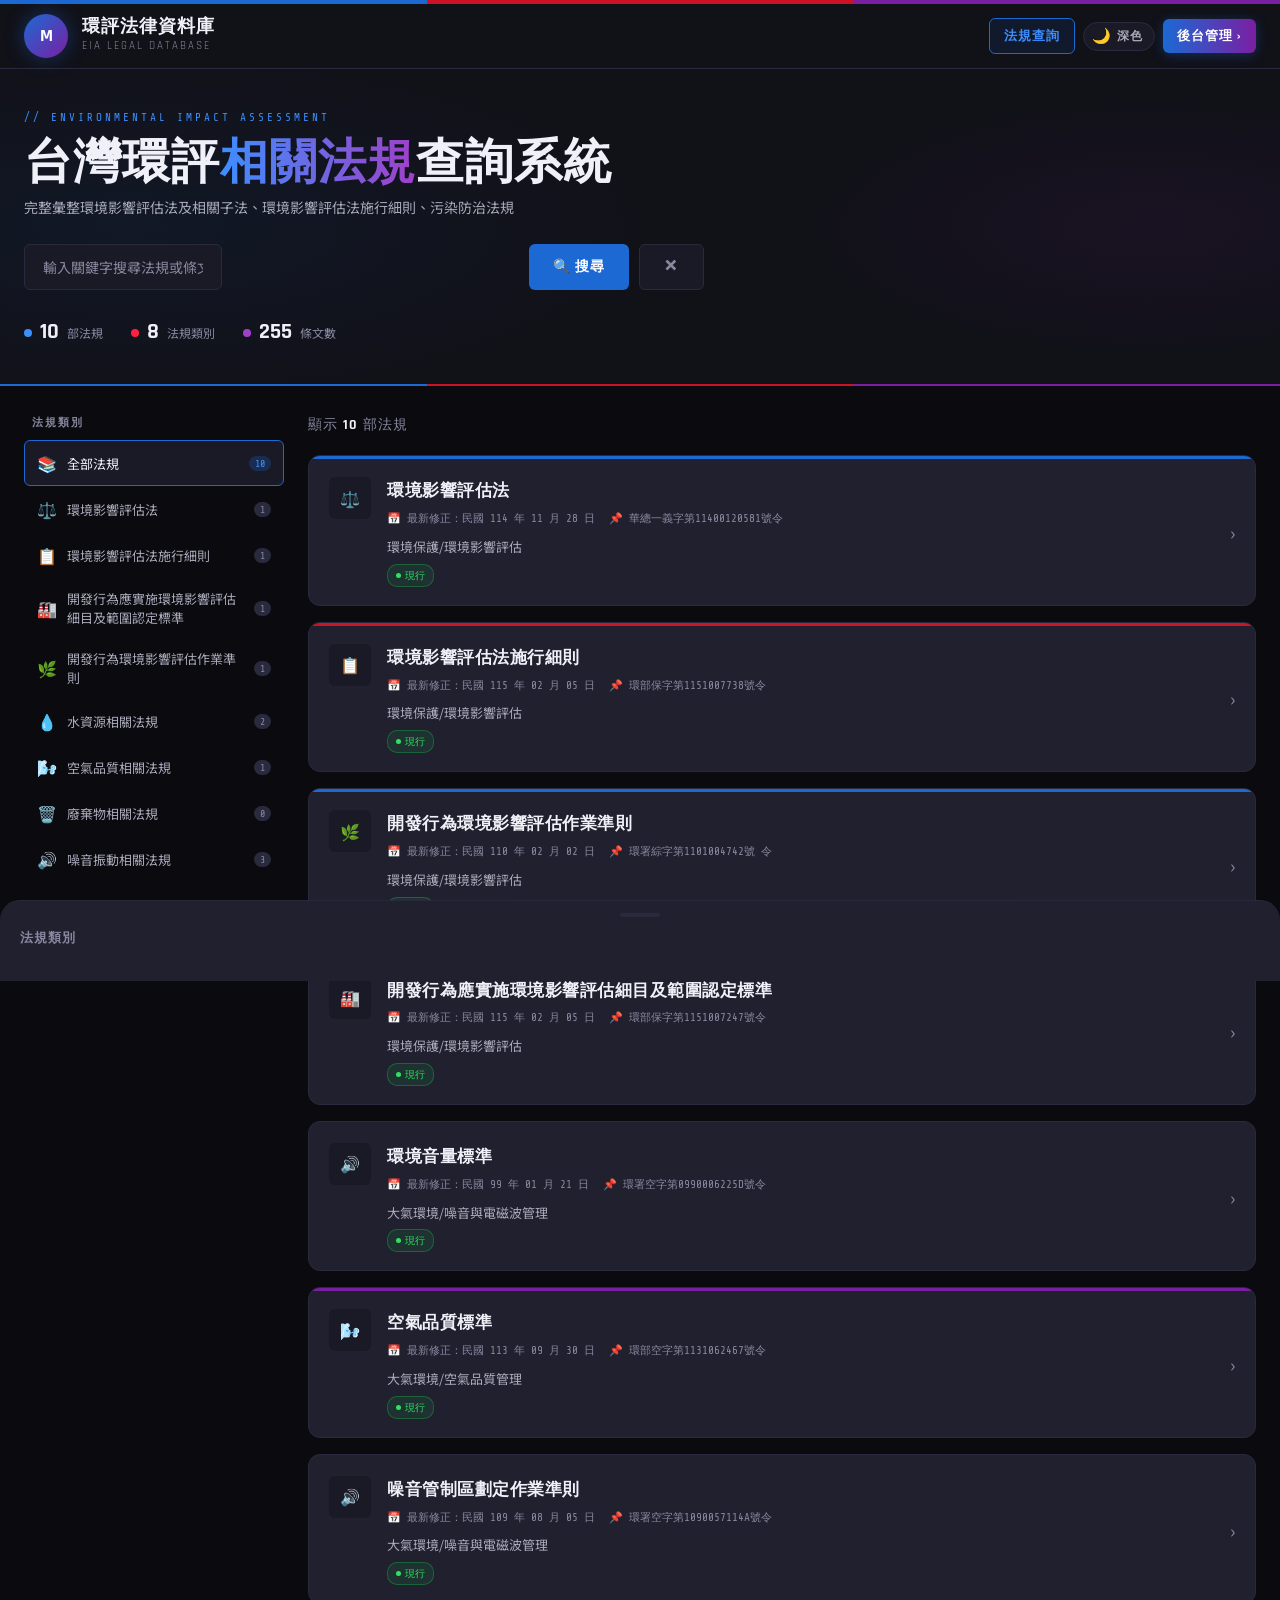
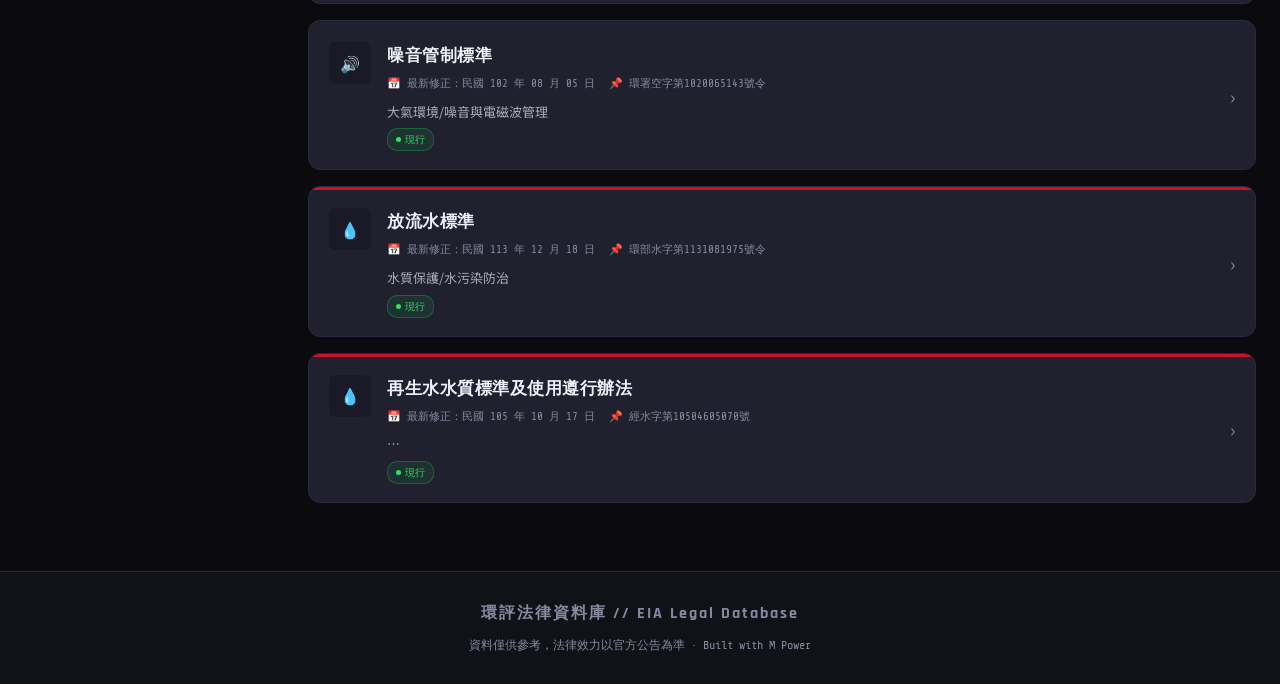
<file: index.html>
<!DOCTYPE html>
<html lang="zh-TW">
<head>
  <meta charset="UTF-8" />
  <meta name="viewport" content="width=device-width, initial-scale=1.0" />
  <title>環評法律資料庫 | EIA Legal Database</title>
  <link rel="stylesheet" href="style.css" />
  <style>
    /* ── Search Results Panel ── */
    .search-wrap { position: relative; flex: 1; }

    .search-results-panel {
      position: fixed;
      /* 位置由 JS 動態計算，這裡是預設值 */
      top: 180px;
      left: 50%;
      transform: translateX(-50%);
      width: min(680px, calc(100vw - 48px));
      background: var(--m-card);
      border: 1px solid var(--m-blue);
      border-radius: var(--radius-lg);
      box-shadow: 0 20px 60px rgba(0,0,0,0.5);
      z-index: 500;
      overflow: hidden;
      display: flex;
      flex-direction: column;
      max-height: calc(100vh - 220px); /* 螢幕高度扣掉頂部空間 */
      animation: dropIn 0.18s ease;
    }
    @keyframes dropIn {
      from { opacity:0; transform: translateX(-50%) translateY(-8px); }
      to   { opacity:1; transform: translateX(-50%) translateY(0); }
    }
    .srp-header {
      padding: 10px 16px;
      background: var(--m-surface);
      border-bottom: 1px solid var(--m-border);
      display: flex;
      align-items: center;
      justify-content: space-between;
      font-size: 11px;
      font-family: var(--font-mono);
      color: var(--m-grey);
      flex-shrink: 0;
    }
    .srp-header strong { color: var(--m-blue-lt); }
    .srp-close {
      background: none; border: none; color: var(--m-grey);
      cursor: pointer; font-size: 14px; padding: 2px 6px;
      border-radius: 4px; transition: color 0.15s;
    }
    .srp-close:hover { color: var(--m-white); }
    .srp-list {
      overflow-y: auto;
      flex: 1;
      overscroll-behavior: contain; /* 滾到底不觸發頁面捲動 */
    }
    .srp-list::-webkit-scrollbar { width: 5px; }
    .srp-list::-webkit-scrollbar-track { background: transparent; }
    .srp-list::-webkit-scrollbar-thumb {
      background: var(--m-border); border-radius: 3px;
    }
    .srp-law-group { border-bottom: 1px solid var(--m-border); }
    .srp-law-group:last-child { border-bottom: none; }
    .srp-law-title {
      padding: 8px 16px 6px;
      display: flex;
      align-items: center;
      gap: 8px;
      font-family: var(--font-display);
      font-size: 12px;
      font-weight: 700;
      color: var(--m-grey);
      letter-spacing: 0.5px;
      background: var(--m-surface);
      position: sticky;
      top: 0;
      z-index: 1;
    }
    .srp-law-icon { font-size: 14px; }
    .srp-article-hit {
      padding: 10px 16px 10px 36px;
      cursor: pointer;
      border-top: 1px solid var(--m-border);
      transition: background 0.15s;
      display: flex;
      flex-direction: column;
      gap: 4px;
    }
    .srp-article-hit:hover { background: rgba(28,105,212,0.12); }
    .srp-art-num {
      font-family: var(--font-mono);
      font-size: 11px;
      color: var(--m-blue-lt);
    }
    .srp-art-snippet {
      font-size: 12px;
      color: var(--m-grey-lt);
      line-height: 1.6;
      /* 移除 line-clamp，改為完整顯示，依靠容器滾動 */
    }
    .srp-art-snippet mark {
      background: rgba(255,210,0,0.25);
      color: #FFD600;
      border-radius: 2px;
      padding: 0 2px;
      font-style: normal;
    }
    .srp-no-result {
      padding: 28px;
      text-align: center;
      color: var(--m-grey);
      font-size: 13px;
    }
    .srp-no-result span { font-size: 28px; display: block; margin-bottom: 8px; }

    /* ── Keyword highlight in modal ── */
    .article-content mark {
      background: rgba(255,210,0,0.22);
      color: #FFD600;
      border-radius: 2px;
      padding: 0 2px;
    }
    .article-block.highlighted {
      border-color: var(--m-blue);
      background: rgba(28,105,212,0.08);
      box-shadow: 0 0 0 2px rgba(28,105,212,0.2);
    }

    /* ── Jump anchor pulse animation ── */
    @keyframes pulse-border {
      0%   { box-shadow: 0 0 0 0   rgba(28,105,212,0.7); }
      50%  { box-shadow: 0 0 0 8px rgba(28,105,212,0); }
      100% { box-shadow: 0 0 0 0   rgba(28,105,212,0); }
    }
    .article-block.jump-target {
      animation: pulse-border 0.9s ease 2;
    }

    /* ── Modal internal search bar ── */
    .modal-search-bar {
      display: flex;
      align-items: center;
      gap: 6px;
      padding: 6px 14px;
      border-bottom: 1px solid var(--m-border);
      background: var(--m-surface);
    }
    .modal-search-input {
      flex: 1;
      background: var(--m-black);
      border: 1px solid var(--m-border);
      border-radius: var(--radius);
      padding: 5px 10px;
      color: var(--m-white);
      font-family: var(--font-body);
      font-size: 13px;
      outline: none;
      transition: border-color 0.2s;
    }
    .modal-search-input:focus { border-color: var(--m-blue); }
    .modal-search-input::placeholder { color: var(--m-grey); }
    .modal-nav-btn {
      background: var(--m-surface);
      border: 1px solid var(--m-border);
      border-radius: var(--radius);
      color: var(--m-grey-lt);
      padding: 4px 10px;
      font-size: 12px;
      cursor: pointer;
      transition: all 0.15s;
      white-space: nowrap;
    }
    .modal-nav-btn:hover { border-color: var(--m-blue); color: var(--m-blue-lt); }
    .modal-nav-count {
      font-family: var(--font-mono);
      font-size: 11px;
      color: var(--m-grey);
      white-space: nowrap;
      min-width: 52px;
      text-align: center;
    }

    /* ── Chapter nav pills inside modal ── */
    .chapter-nav {
      display: flex;
      gap: 5px;
      padding: 6px 14px;
      overflow-x: auto;
      border-bottom: 1px solid var(--m-border);
      background: var(--m-surface);
      flex-shrink: 0;
    }
    .chapter-nav::-webkit-scrollbar { height: 3px; }
    .ch-pill {
      background: var(--m-border);
      border: 1px solid transparent;
      border-radius: 20px;
      color: var(--m-grey);
      font-size: 10px;
      font-family: var(--font-display);
      font-weight: 600;
      padding: 3px 10px;
      cursor: pointer;
      white-space: nowrap;
      transition: all 0.15s;
      flex-shrink: 0;
    }
    .ch-pill:hover  { background: var(--m-surface); color: var(--m-white); border-color: var(--m-border); }
    .ch-pill.active { background: rgba(28,105,212,0.15); border-color: var(--m-blue); color: var(--m-blue-lt); }

    /* ── Search mode banner in content area ── */
    .search-mode-banner {
      background: rgba(28,105,212,0.08);
      border: 1px solid rgba(28,105,212,0.25);
      border-radius: var(--radius);
      padding: 10px 16px;
      margin-bottom: 14px;
      display: flex;
      align-items: center;
      gap: 10px;
      font-size: 13px;
      color: var(--m-grey-lt);
    }
    .search-mode-banner strong { color: var(--m-blue-lt); }
    .search-clear-btn {
      margin-left: auto;
      background: none;
      border: 1px solid var(--m-border);
      border-radius: var(--radius);
      color: var(--m-grey);
      font-size: 12px;
      padding: 4px 10px;
      cursor: pointer;
      transition: all 0.15s;
    }
    .search-clear-btn:hover { border-color: var(--m-red); color: var(--m-red-lt); }

    /* ── Article hit count badge on card ── */
    .hit-badge {
      display: inline-flex;
      align-items: center;
      gap: 4px;
      background: rgba(28,105,212,0.15);
      border: 1px solid rgba(28,105,212,0.4);
      color: var(--m-blue-lt);
      font-size: 10px;
      font-family: var(--font-mono);
      padding: 2px 8px;
      border-radius: 10px;
      margin-left: 6px;
    }
  </style>
</head>
<body>

<!-- ══ HEADER ══ -->
<header class="site-header">
  <div class="m-stripe"></div>
  <div class="header-inner">
    <a href="index.html" class="logo">
      <div class="logo-badge">M</div>
      <div class="logo-text">
        <span class="logo-title">環評法律資料庫</span>
        <span class="logo-sub">EIA Legal Database</span>
      </div>
    </a>
    <nav class="header-nav">
      <a href="index.html" class="nav-link active">法規查詢</a>

      <!-- 主題切換 -->
      <div style="position:relative;" id="themeWrap">
        <button class="theme-btn" onclick="toggleThemeMenu()" id="themeBtn">
          <span class="theme-icon" id="themeIcon">🌙</span>
          <span id="themeLabel">深色</span>
        </button>
        <div class="theme-menu" id="themeMenu">
          <div class="theme-menu-header">顯示主題</div>
          <div class="theme-menu-item" id="tmi-auto" onclick="setThemeMode('auto')">
            <span class="tmi-icon">🌤</span>
            <div class="tmi-info">
              <div class="tmi-label">自動（台中日照）</div>
              <div class="tmi-sub" id="tmiAutoSub">依日出日落自動切換</div>
            </div>
            <span class="tmi-check">✓</span>
          </div>
          <div class="theme-menu-item" id="tmi-light" onclick="setThemeMode('light')">
            <span class="tmi-icon">☀️</span>
            <div class="tmi-info">
              <div class="tmi-label">淡色模式</div>
              <div class="tmi-sub">白底深字</div>
            </div>
            <span class="tmi-check">✓</span>
          </div>
          <div class="theme-menu-item active" id="tmi-dark" onclick="setThemeMode('dark')">
            <span class="tmi-icon">🌙</span>
            <div class="tmi-info">
              <div class="tmi-label">深色模式</div>
              <div class="tmi-sub">BMW M Power 風格</div>
            </div>
            <span class="tmi-check">✓</span>
          </div>
        </div>
      </div>

      <a href="admin.html" class="nav-link btn-admin">後台管理 ›</a>
    </nav>
  </div>
  <!-- 台中日照資訊條 -->
  <div class="sun-bar" id="sunBar" style="display:none;">
    <span class="sun-bar-item">📍 台中</span>
    <span class="sun-bar-sep">|</span>
    <span class="sun-bar-item">🌅 <span id="sunRise">—</span></span>
    <span class="sun-bar-item">🌇 <span id="sunSet">—</span></span>
    <span class="sun-bar-sep">|</span>
    <div class="sun-progress"><div class="sun-progress-fill" id="sunFill" style="width:0%"></div></div>
    <span class="sun-bar-item" id="sunStatus" style="color:var(--m-grey-lt);"></span>
  </div>
</header>

<!-- ══ HERO ══ -->
<section class="hero">
  <div class="hero-inner">
    <p class="hero-eyebrow">// Environmental Impact Assessment</p>
    <h1 class="hero-title">台灣環評<span>相關法規</span>查詢系統</h1>
    <p class="hero-desc">完整彙整環境影響評估法及相關子法、環境影響評估法施行細則、污染防治法規</p>

    <div class="search-bar">
      <div class="search-wrap" id="searchWrap">
        <input
          type="text" id="searchInput" class="search-input"
          placeholder="輸入關鍵字搜尋法規或條文內容..."
          autocomplete="off"
          oninput="onSearchInput()"
          onkeydown="onSearchKey(event)"
        />
        <!-- Instant results panel -->
        <div class="search-results-panel" id="srpPanel" style="display:none;">
          <div class="srp-header">
            <span>找到 <strong id="srpCount">0</strong> 筆符合條文</span>
            <button class="srp-close" onclick="closeSrp()">✕</button>
          </div>
          <div class="srp-list" id="srpList"></div>
        </div>
      </div>
      <button class="search-btn" onclick="doSearch()">🔍 搜尋</button>
      <button class="search-btn" style="background:var(--m-surface);border:1px solid var(--m-border);color:var(--m-grey);" onclick="clearSearch()" title="清除搜尋">✕</button>
    </div>

    <div class="stats-bar">
      <div class="stat-item">
        <span class="stat-dot blue"></span>
        <span class="stat-num" id="statTotal">0</span>
        <span class="stat-label">部法規</span>
      </div>
      <div class="stat-item">
        <span class="stat-dot red"></span>
        <span class="stat-num" id="statCats">0</span>
        <span class="stat-label">法規類別</span>
      </div>
      <div class="stat-item">
        <span class="stat-dot violet"></span>
        <span class="stat-num" id="statArticles">0</span>
        <span class="stat-label">條文數</span>
      </div>
    </div>
  </div>
</section>

<div class="m-stripe-thin"></div>

<!-- ══ LAYOUT ══ -->
<div class="layout">
  <aside class="sidebar">
    <div class="sidebar-section">
      <p class="sidebar-title">法規類別</p>
      <div id="categoryList"></div>
    </div>
  </aside>

  <main class="content-area">
    <div id="searchBanner" style="display:none;"></div>
    <div class="toolbar">
      <span class="toolbar-left">
        顯示 <strong id="countLabel">0</strong> 部法規
      </span>
    </div>
    <div class="laws-grid" id="lawsGrid"></div>
  </main>
</div>

<!-- ══ MODAL ══ -->
<div class="modal-backdrop" id="modalBackdrop" onclick="closeModal(event)">
  <div class="modal" id="modal">
    <div class="m-stripe modal-stripe"></div>
    <div class="modal-header" id="modalHeader"></div>

    <!-- Chapter navigation pills -->
    <div class="chapter-nav" id="chapterNav"></div>

    <!-- 工具列：螢光筆 + 字型大小 + 列印 -->
    <div style="display:flex;align-items:center;gap:6px;padding:5px 14px;border-bottom:1px solid var(--m-border);background:var(--m-surface);flex-wrap:wrap;">
      <!-- 螢光筆 -->
      <div class="hl-toolbar">
        <span class="hl-toolbar-label">螢光筆</span>
        <button class="hl-btn" style="background:#FFD600;" data-color="hl-yellow" onclick="setHlColor('hl-yellow',this)" title="黃色"></button>
        <button class="hl-btn" style="background:#FF5050;" data-color="hl-red"    onclick="setHlColor('hl-red',this)"    title="紅色"></button>
        <button class="hl-btn" style="background:#3D8EFF;" data-color="hl-blue"   onclick="setHlColor('hl-blue',this)"   title="藍色"></button>
        <button class="hl-btn" style="background:#30E06A;" data-color="hl-green"  onclick="setHlColor('hl-green',this)"  title="綠色"></button>
        <button class="hl-btn erase" onclick="setHlColor(null,this)" title="清除">✕ 清除</button>
      </div>
      <!-- 字型大小 -->
      <div class="font-ctrl">
        <button class="font-ctrl-btn" onclick="changeFontSize(-1)" title="縮小字型">A−</button>
        <span class="font-size-label" id="fontSizeLabel">M</span>
        <button class="font-ctrl-btn" onclick="changeFontSize(+1)" title="放大字型">A+</button>
      </div>
      <!-- 數字標記 -->
      <button class="num-toggle-btn" id="numToggleBtn" onclick="toggleNumHighlight()" title="自動標記條文中的管制數值">
        🔢 數值標記
      </button>
      <!-- 列印 -->
      <button class="print-btn" onclick="printLaw()" style="margin-left:auto;">🖨 列印 / PDF</button>
    </div>

    <!-- In-modal keyword search -->
    <div class="modal-search-bar" id="modalSearchBar">
      <input type="text" class="modal-search-input" id="modalSearchInput"
        placeholder="在本法條文中搜尋..."
        oninput="modalSearch()"
        onkeydown="if(event.key==='Enter') modalNavNext()"
      />
      <span class="modal-nav-count" id="modalNavCount"></span>
      <button class="modal-nav-btn" onclick="modalNavPrev()" title="上一個">↑</button>
      <button class="modal-nav-btn" onclick="modalNavNext()" title="下一個">↓</button>
    </div>

    <div class="modal-body" id="modalBody"></div>

    <!-- Attachments section at bottom of modal -->
    <div class="modal-attach-section" id="modalAttachSection" style="display:none;">
      <div class="modal-attach-title" onclick="toggleAttachSection()" style="cursor:pointer;user-select:none;">
        📎 附件下載
        <span id="attachToggleArrow" style="font-size:11px;margin-left:6px;transition:transform 0.2s;display:inline-block;">›</span>
        <span id="attachCount" style="font-size:11px;color:var(--m-grey);margin-left:4px;font-family:var(--font-mono);font-weight:400;"></span>
      </div>
      <div id="modalAttachBody" style="display:none;">
        <div class="modal-attach-grid" id="modalAttachGrid"></div>
      </div>
    </div>

    <!-- 法規更新時間軸 -->
    <div class="timeline-section" id="modalTimeline" style="display:none;">
      <div class="timeline-toggle" id="tlToggle" onclick="toggleTimeline()">
        <span>📅 修正歷程</span>
        <span class="tl-arrow">›</span>
        <span id="tlCount" style="font-size:11px;color:var(--m-grey);margin-left:4px;font-family:var(--font-mono);font-weight:400;"></span>
      </div>
      <div class="timeline-body" id="tlBody">
        <div class="timeline-list" id="tlList"></div>
      </div>
    </div>
  </div>
</div>

<!-- ══ FILE PREVIEW OVERLAY ══ -->
<div class="pdf-preview-backdrop" id="previewBackdrop" onclick="closePreview(event)">
  <div class="pdf-preview-toolbar">
    <span class="pdf-preview-title" id="previewTitle"></span>
    <button class="modal-nav-btn" onclick="downloadPreviewFile()">⬇️ 下載</button>
    <button class="modal-nav-btn" onclick="closePreviewDirect()" style="border-color:var(--m-red);color:var(--m-red-lt);">✕ 關閉</button>
  </div>
  <iframe class="pdf-preview-frame"  id="previewFrame"    style="display:none;"></iframe>
  <img    class="img-preview-frame"  id="previewImg"      style="display:none;" alt="預覽" />
</div>

<!-- ══ 行動版類別 Drawer ══ -->
<button class="mobile-cat-btn" id="mobileCatBtn" onclick="openDrawer()">
  ☰ 法規類別
</button>
<div class="drawer-backdrop" id="drawerBackdrop" onclick="closeDrawer()"></div>
<div class="cat-drawer" id="catDrawer">
  <div class="drawer-handle"></div>
  <div class="drawer-title">法規類別</div>
  <div class="drawer-list" id="drawerList"></div>
</div>

<!-- ══ FOOTER ══ -->
<footer class="site-footer">
  <div class="footer-inner">
    <div class="footer-logo">環評法律資料庫 // EIA Legal Database</div>
    <div class="footer-copy">資料僅供參考，法律效力以官方公告為準 · Built with M Power</div>
  </div>
</footer>

<script>
// ══════════════════════════════
// THEME & SUN (台中日照)
// ══════════════════════════════

// 台中座標
const TAICHUNG_LAT = 24.1477;
const TAICHUNG_LNG = 120.6736;

let themeMode    = localStorage.getItem('eia-theme') || 'dark'; // auto | light | dark
let sunriseMin   = 360;  // 預設 06:00（分鐘）
let sunsetMin    = 1080; // 預設 18:00（分鐘）
let sunCheckTimer = null;

// ── 套用主題 ──
function applyTheme(mode) {
  const now    = new Date();
  const nowMin = now.getHours() * 60 + now.getMinutes();
  const isDark = mode === 'dark' || (mode === 'auto' && (nowMin < sunriseMin || nowMin >= sunsetMin));

  document.documentElement.setAttribute('data-theme', isDark ? 'dark' : 'light');

  if (mode === 'auto') {
    document.getElementById('themeBtn').innerHTML =
      `<span class="theme-icon">${isDark ? '🌙' : '☀️'}</span>` +
      `<span class="theme-auto-dot"></span>` +
      `<span>自動</span>`;
  } else {
    document.getElementById('themeBtn').innerHTML =
      `<span class="theme-icon">${mode === 'dark' ? '🌙' : '☀️'}</span>` +
      `<span>${mode === 'dark' ? '深色' : '淡色'}</span>`;
  }

  ['auto','light','dark'].forEach(m => {
    const el = document.getElementById('tmi-' + m);
    if (el) el.classList.toggle('active', m === mode);
  });
}

// ── 設定模式 ──
function setThemeMode(mode) {
  themeMode = mode;
  localStorage.setItem('eia-theme', mode);
  applyTheme(mode);
  closeThemeMenu();
  if (mode === 'auto') {
    fetchSunTimes();
    document.getElementById('sunBar').style.display = 'flex';
  } else {
    document.getElementById('sunBar').style.display = 'none';
  }
}

// ── 選單開關 ──
function toggleThemeMenu() {
  document.getElementById('themeMenu').classList.toggle('open');
}
function closeThemeMenu() {
  document.getElementById('themeMenu').classList.remove('open');
}
document.addEventListener('click', e => {
  const wrap = document.getElementById('themeWrap');
  if (wrap && !wrap.contains(e.target)) closeThemeMenu();
});

// ── 取得台中日出日落（Open-Meteo，免費無 key）──
async function fetchSunTimes() {
  try {
    const today = new Date().toISOString().slice(0,10);
    const url   = `https://api.open-meteo.com/v1/forecast?latitude=${TAICHUNG_LAT}&longitude=${TAICHUNG_LNG}&daily=sunrise,sunset&timezone=Asia%2FTaipei&start_date=${today}&end_date=${today}`;
    const res   = await fetch(url);
    const data  = await res.json();

    const riseStr = data.daily.sunrise[0]; // "2024-05-08T05:25"
    const setStr  = data.daily.sunset[0];  // "2024-05-08T18:42"

    const riseDate = new Date(riseStr);
    const setDate  = new Date(setStr);
    sunriseMin = riseDate.getHours() * 60 + riseDate.getMinutes();
    sunsetMin  = setDate.getHours()  * 60 + setDate.getMinutes();

    const fmt = d => d.toLocaleTimeString('zh-TW', { hour:'2-digit', minute:'2-digit', hour12: false });
    document.getElementById('sunRise').textContent = fmt(riseDate);
    document.getElementById('sunSet').textContent  = fmt(setDate);

    updateSunProgress();
    // 每分鐘更新進度條
    clearInterval(sunCheckTimer);
    sunCheckTimer = setInterval(() => {
      updateSunProgress();
      if (themeMode === 'auto') applyTheme('auto');
    }, 60000);

    // 更新選單副標題
    const sub = document.getElementById('tmiAutoSub');
    if (sub) sub.textContent = `日出 ${fmt(riseDate)} · 日落 ${fmt(setDate)}`;

    // 若目前是 auto 模式，重新套用主題
    if (themeMode === 'auto') applyTheme('auto');

  } catch(e) {
    // API 失敗：用預設時間靜默降級
    console.warn('Sun API failed, using defaults');
  }
}

// ── 更新進度條 ──
function updateSunProgress() {
  const now    = new Date();
  const nowMin = now.getHours() * 60 + now.getMinutes();
  const fill   = document.getElementById('sunFill');
  const status = document.getElementById('sunStatus');
  if (!fill) return;

  if (nowMin < sunriseMin) {
    fill.style.width = '0%';
    const diff = sunriseMin - nowMin;
    status.textContent = `距日出 ${Math.floor(diff/60)}h${diff%60}m`;
  } else if (nowMin >= sunsetMin) {
    fill.style.width = '100%';
    status.textContent = '夜間';
  } else {
    const pct = ((nowMin - sunriseMin) / (sunsetMin - sunriseMin) * 100).toFixed(1);
    fill.style.width = pct + '%';
    const remain = sunsetMin - nowMin;
    status.textContent = `距日落 ${Math.floor(remain/60)}h${remain%60}m`;
  }
}

// ── 初始化主題 ──
function initTheme() {
  applyTheme(themeMode);
  if (themeMode === 'auto') {
    fetchSunTimes();
    document.getElementById('sunBar').style.display = 'flex';
  }
}

// ══════════════════════════════
// ══════════════════════════════
let DB = { categories: [], laws: [] };
let currentCategory = 'all';
let searchQuery     = '';
let srpDebounce     = null;

// Modal internal search state
let modalHits    = [];   // array of article DOM elements matching modal search
let modalHitIdx  = -1;
let currentLaw   = null; // law currently open in modal

// ══════════════════════════════
// LOAD DATA
// ══════════════════════════════
async function loadData() {
  try {
    const res = await fetch('laws.json');
    if (res.ok) DB = await res.json();
  } catch (_) {}
  try {
    const saved = localStorage.getItem('eia-db');
    if (saved) {
      const p = JSON.parse(saved);
      if (p?.laws?.length || p?.categories?.length) DB = p;
    }
  } catch (_) {}

  // 補上 localStorage 中可能缺少的新類別
  const DEFAULT_CATS = [
    { id:'eia-main',        name:'環境影響評估法',                           icon:'⚖️',  color:'blue'   },
    { id:'eia-enforcement', name:'環境影響評估法施行細則',                    icon:'📋',  color:'red'    },
    { id:'pollution',       name:'開發行為應實施環境影響評估細目及範圍認定標準', icon:'🏭',  color:'purple' },
    { id:'nature',          name:'開發行為環境影響評估作業準則',               icon:'🌿',  color:'blue'   },
    { id:'water',           name:'水資源相關法規',                            icon:'💧',  color:'red'    },
    { id:'air',             name:'空氣品質相關法規',                          icon:'🌬️', color:'purple' },
    { id:'waste',           name:'廢棄物相關法規',                            icon:'🗑️', color:'green'  },
    { id:'noise',           name:'噪音污染相關法規',                          icon:'🔊',  color:'orange' },
  ];
  if (!DB.categories?.length) {
    DB.categories = DEFAULT_CATS;
  } else {
    const existingIds = new Set(DB.categories.map(c => c.id));
    DEFAULT_CATS.forEach(cat => {
      if (!existingIds.has(cat.id)) DB.categories.push(cat);
    });
  }

  // 格式正規化（前台也需要，確保 iconType/iconData 存在）
  DB.categories = DB.categories.map(c => ({
    ...c,
    iconType: c.iconType || 'emoji',
    iconData: c.iconData || c.icon || '📁',
  }));

  renderStats();
  renderCategories();
  renderLaws();
}

// ══════════════════════════════
// STATS
// ══════════════════════════════
function renderStats() {
  document.getElementById('statTotal').textContent = DB.laws.length;
  document.getElementById('statCats').textContent  = DB.categories.length;
  let t = 0;
  DB.laws.forEach(l => l.chapters?.forEach(c => t += c.articles?.length || 0));
  document.getElementById('statArticles').textContent = t;
}

// ══════════════════════════════
// CATEGORIES
// ══════════════════════════════
function catIconHtml(cat, size = 16) {
  if (cat?.iconType === 'image' && cat?.iconData) {
    return `<img src="${cat.iconData}" style="width:${size}px;height:${size}px;object-fit:cover;border-radius:3px;vertical-align:middle;">`;
  }
  return `<span class="cat-icon">${cat?.icon || cat?.iconData || '📁'}</span>`;
}

function renderCategories() {
  const container = document.getElementById('categoryList');
  const countMap  = {};
  DB.laws.forEach(l => { countMap[l.category] = (countMap[l.category]||0)+1; });

  container.innerHTML = '';

  const allBtn = makeBtn('cat-btn'+(currentCategory==='all'?' active':''), 'blue',
    `<span class="cat-icon">📚</span>全部法規<span class="cat-count">${DB.laws.length}</span>`,
    () => setCategory('all'));
  container.appendChild(allBtn);

  DB.categories.forEach(cat => {
    const btn = makeBtn('cat-btn'+(currentCategory===cat.id?' active':''), cat.color,
      `${catIconHtml(cat)}${esc(cat.name)}<span class="cat-count">${countMap[cat.id]||0}</span>`,
      () => setCategory(cat.id));
    container.appendChild(btn);
  });
}
function makeBtn(cls, color, html, fn) {
  const b = document.createElement('button');
  b.className = cls; b.setAttribute('data-color', color);
  b.innerHTML = html; b.onclick = fn;
  return b;
}
function setCategory(id) { currentCategory = id; renderCategories(); renderLaws(); }

// ══════════════════════════════
// LAWS GRID
// ══════════════════════════════
function renderLaws() {
  const grid = document.getElementById('lawsGrid');
  const q    = searchQuery.trim().toLowerCase();

  // Filter laws
  const filtered = DB.laws.filter(l => {
    const matchCat = currentCategory === 'all' || l.category === currentCategory;
    if (!q) return matchCat;
    const matchSearch =
      l.title.toLowerCase().includes(q) ||
      (l.summary||'').toLowerCase().includes(q) ||
      l.chapters?.some(ch =>
        ch.title?.toLowerCase().includes(q) ||
        ch.articles?.some(a =>
          a.number?.toLowerCase().includes(q) ||
          a.content?.toLowerCase().includes(q)
        )
      );
    return matchCat && matchSearch;
  });

  document.getElementById('countLabel').textContent = filtered.length;

  // Search mode banner
  const banner = document.getElementById('searchBanner');
  if (q) {
    banner.style.display = 'block';
    banner.innerHTML = `
      <div class="search-mode-banner">
        🔍 搜尋「<strong>${esc(searchQuery)}</strong>」，共找到
        <strong>${filtered.length}</strong> 部相關法規
        <button class="search-clear-btn" onclick="clearSearch()">✕ 清除搜尋</button>
      </div>`;
  } else {
    banner.style.display = 'none';
  }

  grid.innerHTML = '';
  if (!filtered.length) {
    grid.innerHTML = `
      <div class="empty-state">
        <div class="empty-icon">🔍</div>
        <div class="empty-title">找不到相關法規</div>
        <div class="empty-desc">請嘗試其他關鍵字或選擇不同類別</div>
      </div>`;
    return;
  }

  filtered.forEach(law => {
    const cat   = DB.categories.find(c => c.id === law.category);
    const color = cat?.color || 'blue';

    // Count matching articles when searching
    let hitCount = 0;
    if (q) {
      law.chapters?.forEach(ch =>
        ch.articles?.forEach(a => {
          if (a.content?.toLowerCase().includes(q) || a.number?.toLowerCase().includes(q))
            hitCount++;
        })
      );
    }

    const card = document.createElement('div');
    card.className = 'law-card';
    card.setAttribute('data-color', color);
    const hitBadge = (q && hitCount)
      ? `<span class="hit-badge">🎯 符合 ${hitCount} 條</span>` : '';
    card.innerHTML = `
      <div class="law-card-stripe"></div>
      <div class="law-card-body">
        <div class="law-card-icon-wrap">${catIconHtml(cat,22)}</div>
        <div class="law-card-info">
          <div class="law-card-title">${esc(law.title)}${hitBadge}</div>
          <div class="law-card-meta">
            <span>📅 最新修正：${law.lastAmended||'—'}</span>
            <span>📌 ${law.lawNumber||'—'}</span>
          </div>
          <div class="law-card-summary">${esc(law.summary||'')}</div>
          <div class="status-badge">
            <span class="status-dot"></span>${law.status||'現行'}
          </div>
        </div>
        <span class="law-card-arrow">›</span>
      </div>`;
    card.onclick = () => openModal(law, q);
    grid.appendChild(card);
  });
}

// ══════════════════════════════
// INSTANT SEARCH (dropdown)
// ══════════════════════════════
function onSearchInput() {
  clearTimeout(srpDebounce);
  srpDebounce = setTimeout(buildSrp, 200);
}

function onSearchKey(e) {
  if (e.key === 'Enter') { doSearch(); closeSrp(); }
  if (e.key === 'Escape') closeSrp();
}

function buildSrp() {
  const q   = document.getElementById('searchInput').value.trim().toLowerCase();
  const panel = document.getElementById('srpPanel');
  const list  = document.getElementById('srpList');

  if (!q || q.length < 1) { closeSrp(); return; }

  // 動態定位：對齊搜尋框下方
  const inputEl = document.getElementById('searchInput');
  const rect = inputEl.getBoundingClientRect();
  panel.style.top  = (rect.bottom + 8) + 'px';
  panel.style.left = rect.left + 'px';
  panel.style.transform = 'none';
  panel.style.width = Math.max(rect.width + 80, 480) + 'px';

  // Collect article-level hits across all laws
  const hits = [];
  DB.laws.forEach(law => {
    const cat = DB.categories.find(c => c.id === law.category);
    (law.chapters || []).forEach(ch => {
      (ch.articles || []).forEach(art => {
        const haystack = (art.number + ' ' + art.content).toLowerCase();
        if (haystack.includes(q) || law.title.toLowerCase().includes(q)) {
          hits.push({ law, cat, ch, art });
        }
      });
    });
  });

  document.getElementById('srpCount').textContent = hits.length;

  if (!hits.length) {
    list.innerHTML = `<div class="srp-no-result"><span>🔎</span>沒有符合「${esc(q)}」的條文</div>`;
    panel.style.display = 'flex';
    return;
  }

  // Group by law
  const grouped = {};
  hits.forEach(h => {
    if (!grouped[h.law.id]) grouped[h.law.id] = { law: h.law, cat: h.cat, arts: [] };
    grouped[h.law.id].arts.push(h);
  });

  list.innerHTML = '';
  Object.values(grouped).forEach(g => {
    const group = document.createElement('div');
    group.className = 'srp-law-group';
    group.innerHTML = `
      <div class="srp-law-title">
        <span class="srp-law-icon">${catIconHtml(g.cat,15)}</span>
        ${esc(g.law.title)}
        <span class="cat-count" style="margin-left:auto;">${g.arts.length}</span>
      </div>`;

    g.arts.slice(0, 6).forEach(h => {
      const row = document.createElement('div');
      row.className = 'srp-article-hit';
      const snippet = makeSnippet(h.art.content, q, 80);
      row.innerHTML = `
        <div class="srp-art-num">${esc(h.art.number)} · ${esc(h.ch.title)}</div>
        <div class="srp-art-snippet">${snippet}</div>`;
      row.onclick = () => {
        closeSrp();
        doSearch();
        openModal(h.law, q, h.art.number);
      };
      group.appendChild(row);
    });
    if (g.arts.length > 6) {
      const more = document.createElement('div');
      more.style.cssText = 'padding:6px 16px 8px 36px;font-size:11px;color:var(--m-grey);font-family:var(--font-mono);';
      more.textContent = `…還有 ${g.arts.length - 6} 條，點擊法規卡片查看全部`;
      group.appendChild(more);
    }
    list.appendChild(group);
  });

  panel.style.display = 'flex';
}

function closeSrp() {
  document.getElementById('srpPanel').style.display = 'none';
}

// ── Make highlighted snippet ──
function makeSnippet(text, q, maxLen) {
  const lower = (text||'').toLowerCase();
  const idx   = lower.indexOf(q.toLowerCase());
  if (idx < 0) return esc(text.slice(0, maxLen)) + (text.length > maxLen ? '…' : '');
  const start  = Math.max(0, idx - 20);
  const end    = Math.min(text.length, idx + q.length + 60);
  const prefix = start > 0 ? '…' : '';
  const suffix = end < text.length ? '…' : '';
  const chunk  = text.slice(start, end);
  return prefix + highlightKeyword(esc(chunk), esc(q)) + suffix;
}

function highlightKeyword(html, q) {
  if (!q) return html;
  // Case-insensitive replace (on escaped text)
  const re = new RegExp('(' + q.replace(/[.*+?^${}()|[\]\\]/g,'\\$&') + ')', 'gi');
  return html.replace(re, '<mark>$1</mark>');
}

// ══════════════════════════════
// SEARCH
// ══════════════════════════════
function doSearch() {
  searchQuery = document.getElementById('searchInput').value.trim();
  closeSrp();
  renderLaws();
}

function clearSearch() {
  document.getElementById('searchInput').value = '';
  searchQuery = '';
  closeSrp();
  renderLaws();
}

// Close SRP when clicking outside
document.addEventListener('click', e => {
  const wrap = document.getElementById('searchWrap');
  if (wrap && !wrap.contains(e.target)) closeSrp();
});

// ══════════════════════════════
// 螢光筆標記
// ══════════════════════════════
let currentHlColor = null; // null = erase mode

const HL_COLORS = ['hl-yellow','hl-red','hl-blue','hl-green'];

function setHlColor(color, btn) {
  currentHlColor = color;
  // 更新按鈕 active 狀態
  document.querySelectorAll('.hl-btn').forEach(b => b.classList.remove('active'));
  if (btn) btn.classList.add('active');
}

function getHlKey(lawId, artNum) {
  return `eia-hl-${lawId}-${artNum.replace(/\s/g,'')}`;
}
function saveHl(lawId, artNum, color) {
  const key = getHlKey(lawId, artNum);
  try {
    if (color) localStorage.setItem(key, color);
    else        localStorage.removeItem(key);
  } catch(_) {}
}
function loadHl(lawId, artNum) {
  return localStorage.getItem(getHlKey(lawId, artNum)) || null;
}

// 套用螢光筆到 article block
function applyHlToBlock(el, color) {
  HL_COLORS.forEach(c => el.classList.remove(c));
  if (color) el.classList.add(color);
}

// 開啟 Modal 後套用已儲存的螢光筆
function applyAllHighlights(law) {
  const body = document.getElementById('modalBody');
  body.querySelectorAll('.article-block').forEach(el => {
    const artNum = el.dataset.artNum || '';
    const color  = loadHl(law.id, artNum);
    applyHlToBlock(el, color);
    // 點擊條文 → 套用/清除螢光筆
    el.onclick = (e) => {
      if (e.target.classList.contains('art-xref')) return; // 不干擾交叉引用
      if (currentHlColor === undefined) return;
      const newColor = el.classList.contains(currentHlColor) && currentHlColor
        ? null  // 再點一次同色 → 清除
        : currentHlColor;
      applyHlToBlock(el, newColor);
      saveHl(law.id, artNum, newColor);
    };
    el.style.cursor = 'pointer';
    el.title = '點擊套用/清除螢光筆';
  });
}

// ══════════════════════════════
// 字型大小調整
// ══════════════════════════════
const FONT_SIZES = [12, 13, 14, 16, 18, 20];
const FONT_LABELS = ['XS','S','M','L','XL','XXL'];
let fontSizeIdx = parseInt(localStorage.getItem('eia-fontsize') || '2');

function applyFontSize() {
  const size = FONT_SIZES[fontSizeIdx];
  document.getElementById('modalBody').style.setProperty('--art-font-size', size + 'px');
  // 直接對所有條文套用
  document.querySelectorAll('#modalBody .article-content').forEach(el => {
    el.style.fontSize = size + 'px';
  });
  const label = document.getElementById('fontSizeLabel');
  if (label) label.textContent = FONT_LABELS[fontSizeIdx];
}

function changeFontSize(delta) {
  fontSizeIdx = Math.max(0, Math.min(FONT_SIZES.length - 1, fontSizeIdx + delta));
  localStorage.setItem('eia-fontsize', fontSizeIdx);
  applyFontSize();
}

// ══════════════════════════════
// 列印 / 匯出 PDF（開新視窗，完全隔離）
// ══════════════════════════════
function printLaw() {
  if (!currentLaw) return;
  const law = currentLaw;
  const cat = DB.categories.find(c => c.id === law.category);

  // ── 建立條文 HTML ──
  let bodyHtml = '';

  if (law.summary) {
    bodyHtml += `<div class="summary-box">${esc(law.summary)}</div>`;
  }

  (law.chapters || []).forEach(ch => {
    bodyHtml += `<div class="chapter">${esc(ch.title)}</div>`;
    (ch.articles || []).forEach(art => {
      const hlColor = loadHl(law.id, art.number) || '';
      const hlStyle = {
        'hl-yellow': 'background:#FFF9C4;',
        'hl-red':    'background:#FFEBEE;',
        'hl-blue':   'background:#E3F2FD;',
        'hl-green':  'background:#E8F5E9;',
      }[hlColor] || '';
      bodyHtml += `
        <div class="article" style="${hlStyle}">
          <div class="art-num">${esc(art.number)}</div>
          <div class="art-content">${esc(art.content).replace(/\n/g,'<br>')}</div>
        </div>`;
    });
  });

  // ── 組合完整 HTML 頁面 ──
  const fullHtml = `<!DOCTYPE html>
<html lang="zh-TW">
<head>
  <meta charset="UTF-8">
  <title>${esc(law.title)}</title>
  <style>
    * { box-sizing: border-box; margin: 0; padding: 0; }
    @page {
      size: A4;
      margin: 18mm 20mm 16mm 20mm;
    }
    body {
      font-family: 'Noto Sans TC', '微軟正黑體', 'Microsoft JhengHei', sans-serif;
      font-size: 10pt;
      line-height: 1.85;
      color: #111;
      background: #fff;
    }
    .header {
      border-bottom: 2.5pt solid #1C69D4;
      padding-bottom: 8pt;
      margin-bottom: 10pt;
    }
    h1 {
      font-size: 18pt;
      font-weight: 700;
      color: #111;
      margin-bottom: 6pt;
    }
    .meta {
      font-size: 9pt;
      color: #555;
      line-height: 1.8;
    }
    .summary-box {
      font-size: 9pt;
      color: #444;
      border-left: 3pt solid #aaa;
      padding: 5pt 8pt;
      margin: 10pt 0 14pt;
      line-height: 1.7;
    }
    .chapter {
      font-size: 11.5pt;
      font-weight: 700;
      color: #1C69D4;
      border-left: 4pt solid #1C69D4;
      padding: 3pt 8pt;
      margin: 14pt 0 6pt;
      page-break-after: avoid;
      break-after: avoid;
    }
    .article {
      display: flex;
      gap: 10pt;
      padding: 5pt 6pt;
      margin-bottom: 5pt;
      page-break-inside: avoid;
      break-inside: avoid;
      border-radius: 2pt;
    }
    .art-num {
      font-size: 9pt;
      color: #1C69D4;
      font-weight: 700;
      min-width: 54pt;
      flex-shrink: 0;
      padding-top: 1pt;
    }
    .art-content {
      font-size: 10pt;
      line-height: 1.85;
      color: #111;
      word-break: break-word;
    }
    .footer {
      font-size: 8pt;
      color: #999;
      text-align: center;
      margin-top: 20pt;
      padding-top: 6pt;
      border-top: 1pt solid #ddd;
    }
    /* 螢光筆確保列印 */
    * { -webkit-print-color-adjust: exact; print-color-adjust: exact; }
  </style>
</head>
<body>
  <div class="header">
    <h1>${esc(law.title)}</h1>
    <div class="meta">
      ${law.lastAmended ? '最新修正：<strong>' + esc(law.lastAmended) + '</strong>　' : ''}
      ${law.lawNumber   ? esc(law.lawNumber) + '　' : ''}
      ${law.authority   ? '主管機關：' + esc(law.authority) : ''}
      ${cat             ? '　類別：' + esc(cat.name) : ''}
    </div>
  </div>

  ${bodyHtml}

  <div class="footer">
    列印時間：${new Date().toLocaleString('zh-TW')}　｜　環評法律資料庫
  </div>

  <script>
    window.onload = function() {
      window.print();
      setTimeout(function() { window.close(); }, 1000);
    };
  <\/script>
</body>
</html>`;

  // ── 開新視窗列印 ──
  const win = window.open('', '_blank', 'width=900,height=700');
  if (!win) {
    showToast('⚠️', '瀏覽器封鎖了彈出視窗，請允許後重試', true);
    return;
  }
  win.document.write(fullHtml);
  win.document.close();
}

// ══════════════════════════════
// 關鍵數字標記
// ══════════════════════════════
let numHighlightOn = false;
const NUM_RE = /(\d+(?:[.,]\d+)?(?:\/\d+(?:[.,]\d+)?)?)\s*(mg\/[Lm]³?|μg\/m³|ng\/m³|ppm|ppb|NTU|CFU\/mL|MPN\/100mL|分貝|dB\(A\)|dBA|dB|公尺|公里|公頃|平方公尺|立方公尺|m³|m²|km|ha|噸\/日|噸|公噸|kg\/hr|g\/m²|mg\/kg|°C|度C|度|%|公升|L\/s|m\/s|m³\/s|m³\/hr|萬噸|萬立方公尺|公釐|mm|cm|μm)/g;

function toggleNumHighlight() {
  numHighlightOn = !numHighlightOn;
  document.getElementById('numToggleBtn').classList.toggle('active', numHighlightOn);
  reRenderArticleContent();
}

function linkifyNums(html) {
  return html.replace(NUM_RE, (match, num, unit) =>
    `<span class="num-tag" title="管制數值：${num} ${unit}">${num}&nbsp;${unit}</span>`
  );
}

function reRenderArticleContent() {
  if (!currentLaw) return;
  const q = document.getElementById('modalSearchInput').value.trim().toLowerCase();
  document.querySelectorAll('#modalBody .article-block').forEach(el => {
    const artNum = el.dataset.artNum || '';
    let rawContent = '';
    for (const ch of currentLaw.chapters || []) {
      const art = ch.articles?.find(a =>
        a.number === artNum || a.number.replace(/\s/g,'') === artNum.replace(/\s/g,''));
      if (art) { rawContent = art.content; break; }
    }
    if (!rawContent) return;
    let html = q ? highlightKeyword(escNl(rawContent), q) : escNl(rawContent);
    html = linkifyXrefs(html, currentLaw);
    if (numHighlightOn) html = linkifyNums(html);
    const contentEl = el.querySelector('.article-content');
    if (contentEl) contentEl.innerHTML = html;
  });
}

// ══════════════════════════════
// ══════════════════════════════
const FILE_ICONS = {
  pdf:'📄', doc:'📝', docx:'📝', xls:'📊', xlsx:'📊',
  ppt:'📋', pptx:'📋', jpg:'🖼️', jpeg:'🖼️', png:'🖼️',
  gif:'🖼️', webp:'🖼️', zip:'🗜️', txt:'📃', csv:'📊',
};
function fileIcon(name) {
  const ext = (name||'').split('.').pop().toLowerCase();
  return FILE_ICONS[ext] || '📎';
}
function formatSize(bytes) {
  if (!bytes) return '';
  if (bytes < 1024)    return bytes + ' B';
  if (bytes < 1048576) return (bytes/1024).toFixed(1) + ' KB';
  return (bytes/1048576).toFixed(1) + ' MB';
}
function isPreviewable(name, type) {
  const ext = (name||'').split('.').pop().toLowerCase();
  return ext === 'pdf' || (type||'').startsWith('image/') || ['jpg','jpeg','png','gif','webp'].includes(ext);
}
function toggleAttachSection() {
  const body  = document.getElementById('modalAttachBody');
  const arrow = document.getElementById('attachToggleArrow');
  const open  = body.style.display === 'none';
  body.style.display  = open ? 'block' : 'none';
  arrow.style.transform = open ? 'rotate(90deg)' : '';
}

function renderModalAttachments(law) {
  const section = document.getElementById('modalAttachSection');
  const grid    = document.getElementById('modalAttachGrid');
  const metas   = law.attachments || [];
  if (!metas.length) { section.style.display = 'none'; return; }
  const countEl = document.getElementById('attachCount');
  const body    = document.getElementById('modalAttachBody');
  const arrow   = document.getElementById('attachToggleArrow');
  if (countEl) countEl.textContent   = metas.length + ' 個檔案';
  if (body)    body.style.display    = 'none';
  if (arrow)   arrow.style.transform = '';
  grid.innerHTML = '';
  metas.forEach(meta => {
    let data = null;
    try { data = localStorage.getItem(meta.dataKey); } catch(_) {}
    const canPreview = isPreviewable(meta.name, meta.type);
    const chip = document.createElement('div');
    chip.className = 'modal-attach-chip';
    chip.innerHTML = `
      <span class="chip-icon">${fileIcon(meta.name)}</span>
      <div class="chip-info">
        <span class="chip-name" title="${esc(meta.name)}">${esc(meta.name)}</span>
        <span class="chip-meta">${formatSize(meta.size)}</span>
      </div>
      <span class="chip-action">${canPreview ? '👁 預覽' : '⬇ 下載'}</span>`;
    if (data) {
      chip.onclick = () => canPreview ? openPreview(meta.name, meta.type, data) : downloadFile(meta.name, data);
    } else {
      chip.style.opacity = '0.4'; chip.style.cursor = 'default';
      chip.querySelector('.chip-action').textContent = '⚠ 遺失';
    }
    grid.appendChild(chip);
  });
  section.style.display = 'block';
}
let previewData = null, previewName = null;
function openPreview(name, type, data) {
  previewData = data; previewName = name;
  document.getElementById('previewTitle').textContent = name;
  const frame = document.getElementById('previewFrame');
  const img   = document.getElementById('previewImg');
  const ext   = name.split('.').pop().toLowerCase();
  if (ext === 'pdf' || type === 'application/pdf') {
    frame.src = data; frame.style.display = 'block'; img.style.display = 'none';
  } else {
    img.src = data; img.style.display = 'block'; frame.style.display = 'none';
  }
  document.getElementById('previewBackdrop').classList.add('open');
}
function downloadFile(name, data) {
  const a = document.createElement('a'); a.href = data; a.download = name; a.click();
}
function downloadPreviewFile() { if (previewData && previewName) downloadFile(previewName, previewData); }
function closePreview(e) { if (e.target === document.getElementById('previewBackdrop')) closePreviewDirect(); }
function closePreviewDirect() {
  document.getElementById('previewBackdrop').classList.remove('open');
  document.getElementById('previewFrame').src = '';
  document.getElementById('previewImg').src   = '';
}

// ══════════════════════════════
// MODAL
// ══════════════════════════════
function openModal(law, highlightQ, jumpToArtNum) {
  currentLaw = law;
  const cat  = DB.categories.find(c => c.id === law.category);
  const q    = (highlightQ||'').trim();

  // ── Header ──
  document.getElementById('modalHeader').innerHTML = `
    <span class="modal-icon">${catIconHtml(cat,28)}</span>
    <div class="modal-header-info">
      <div class="modal-title">${esc(law.title)}</div>
      <div class="modal-meta">
        <span>📅 ${law.lastAmended||'—'}</span>
        <span>📌 ${law.lawNumber||'—'}</span>
        <span>🗂 ${cat?.name||'—'}</span>
      </div>
    </div>
    <button class="modal-close" onclick="closeModalDirect()">✕</button>`;

  // ── Chapter nav pills ──
  const chNav = document.getElementById('chapterNav');
  if ((law.chapters||[]).length > 1) {
    chNav.style.display = 'flex';
    chNav.innerHTML = (law.chapters||[]).map((ch, i) =>
      `<button class="ch-pill" id="chpill-${i}" onclick="scrollToChapter(${i})">${esc(ch.title)}</button>`
    ).join('');
  } else {
    chNav.style.display = 'none';
    chNav.innerHTML = '';
  }

  // ── Body ──
  const body = document.getElementById('modalBody');
  let html = '';
  if (law.summary) html += `<div class="law-summary-box">📋 ${esc(law.summary)}</div>`;

  (law.chapters||[]).forEach((ch, ci) => {
    html += `<div class="chapter-block" id="modal-ch-${ci}">`;
    html += `<div class="chapter-title">${esc(ch.title)}</div>`;
    (ch.articles||[]).forEach((art, ai) => {
      const artId = `modal-art-${ci}-${ai}`;
      const contentHtml = q
        ? linkifyXrefs(highlightKeyword(escNl(art.content), q), law)
        : linkifyXrefs(escNl(art.content), law);
      const isHit = q && (
        (art.content||'').toLowerCase().includes(q.toLowerCase()) ||
        (art.number||'').toLowerCase().includes(q.toLowerCase())
      );
      html += `
        <div class="article-block${isHit?' highlighted':''}" id="${artId}" data-art-num="${esc(art.number)}">
          <div class="article-number">${esc(art.number)}</div>
          <div class="article-content">${contentHtml}</div>
        </div>`;
    });
    html += `</div>`;
  });

  if (!html) html = '<div class="empty-state"><div class="empty-icon">📂</div><div class="empty-title">尚無條文內容</div></div>';
  body.innerHTML = html;

  // ── Pre-fill modal search if we have a query ──
  const msi = document.getElementById('modalSearchInput');
  if (q) { msi.value = q; modalSearch(); }
  else   { msi.value = ''; clearModalSearch(); }

  document.getElementById('modalBackdrop').classList.add('open');
  document.body.style.overflow = 'hidden';

  // ── Render attachments ──
  renderModalAttachments(law);

  // ── Render timeline ──
  renderTimeline(law);

  // ── 螢光筆 & 字型大小 ──
  requestAnimationFrame(() => {
    applyAllHighlights(law);
    applyFontSize();
    currentHlColor = null;
    document.querySelectorAll('.hl-btn').forEach(b => b.classList.remove('active'));
    const label = document.getElementById('fontSizeLabel');
    if (label) label.textContent = FONT_LABELS[fontSizeIdx];
    // 數字標記：若已開啟則套用
    if (numHighlightOn) reRenderArticleContent();
  });

  // ── Jump to specific article ──
  if (jumpToArtNum) {
    requestAnimationFrame(() => {
      const el = body.querySelector(`[data-art-num="${CSS.escape(jumpToArtNum)}"]`);
      if (el) {
        el.scrollIntoView({ block: 'center', behavior: 'smooth' });
        el.classList.add('jump-target');
        setTimeout(() => el.classList.remove('jump-target'), 2000);
      }
    });
  } else if (q) {
    // Jump to first highlighted article
    requestAnimationFrame(() => {
      const first = body.querySelector('.article-block.highlighted');
      if (first) first.scrollIntoView({ block: 'center', behavior: 'smooth' });
    });
  }

  // Update chapter pills on scroll
  body.onscroll = () => updateActivePill(law.chapters||[]);
}

// ── Chapter nav ──
function scrollToChapter(ci) {
  const el = document.getElementById(`modal-ch-${ci}`);
  if (el) el.scrollIntoView({ behavior: 'smooth', block: 'start' });
  document.querySelectorAll('.ch-pill').forEach((p,i) =>
    p.classList.toggle('active', i === ci));
}
function updateActivePill(chapters) {
  const body = document.getElementById('modalBody');
  const scrollTop = body.scrollTop + 60;
  let active = 0;
  chapters.forEach((_, ci) => {
    const el = document.getElementById(`modal-ch-${ci}`);
    if (el && el.offsetTop <= scrollTop) active = ci;
  });
  document.querySelectorAll('.ch-pill').forEach((p,i) =>
    p.classList.toggle('active', i === active));
}

// ══════════════════════════════
// MODAL INTERNAL SEARCH
// ══════════════════════════════
function modalSearch() {
  const q = document.getElementById('modalSearchInput').value.trim().toLowerCase();
  const body = document.getElementById('modalBody');
  modalHits = []; modalHitIdx = -1;

  // Remove existing highlights not from card-search (rebuild from currentLaw)
  if (!q) { clearModalSearch(); return; }

  // Re-render body with new highlight
  if (!currentLaw) return;
  const cat = DB.categories.find(c => c.id === currentLaw.category);
  let html = '';
  if (currentLaw.summary) html += `<div class="law-summary-box">📋 ${esc(currentLaw.summary)}</div>`;
  (currentLaw.chapters||[]).forEach((ch, ci) => {
    html += `<div class="chapter-block" id="modal-ch-${ci}">`;
    html += `<div class="chapter-title">${esc(ch.title)}</div>`;
    (ch.articles||[]).forEach((art, ai) => {
      const artId = `modal-art-${ci}-${ai}`;
      const isHit = art.content?.toLowerCase().includes(q) ||
                    art.number?.toLowerCase().includes(q);
      const contentHtml = isHit
        ? linkifyXrefs(highlightKeyword(escNl(art.content), q), currentLaw)
        : linkifyXrefs(escNl(art.content), currentLaw);
      html += `
        <div class="article-block${isHit?' highlighted':''}" id="${artId}" data-art-num="${esc(art.number)}">
          <div class="article-number">${esc(art.number)}</div>
          <div class="article-content">${contentHtml}</div>
        </div>`;
    });
    html += `</div>`;
  });
  body.innerHTML = html;
  body.onscroll = () => updateActivePill(currentLaw.chapters||[]);
  applyAllHighlights(currentLaw);
  applyFontSize();

  // Collect hits
  modalHits = Array.from(body.querySelectorAll('.article-block.highlighted'));
  updateModalNavCount();
  if (modalHits.length) { modalHitIdx = 0; scrollToHit(0); }
}

function clearModalSearch() {
  modalHits = []; modalHitIdx = -1;
  document.getElementById('modalNavCount').textContent = '';
  if (!currentLaw) return;
  const body = document.getElementById('modalBody');
  let html = '';
  if (currentLaw.summary) html += `<div class="law-summary-box">📋 ${esc(currentLaw.summary)}</div>`;
  (currentLaw.chapters||[]).forEach((ch, ci) => {
    html += `<div class="chapter-block" id="modal-ch-${ci}">`;
    html += `<div class="chapter-title">${esc(ch.title)}</div>`;
    (ch.articles||[]).forEach((art, ai) => {
      html += `
        <div class="article-block" id="modal-art-${ci}-${ai}" data-art-num="${esc(art.number)}">
          <div class="article-number">${esc(art.number)}</div>
          <div class="article-content">${escNl(art.content)}</div>
        </div>`;
    });
    html += `</div>`;
  });
  body.innerHTML = html;
  body.onscroll = () => updateActivePill(currentLaw.chapters||[]);
}

function modalNavNext() {
  if (!modalHits.length) return;
  modalHitIdx = (modalHitIdx + 1) % modalHits.length;
  scrollToHit(modalHitIdx);
}
function modalNavPrev() {
  if (!modalHits.length) return;
  modalHitIdx = (modalHitIdx - 1 + modalHits.length) % modalHits.length;
  scrollToHit(modalHitIdx);
}
function scrollToHit(i) {
  modalHits[i]?.scrollIntoView({ block: 'center', behavior: 'smooth' });
  updateModalNavCount();
}
function updateModalNavCount() {
  document.getElementById('modalNavCount').textContent =
    modalHits.length ? `${modalHitIdx+1} / ${modalHits.length}` : '無結果';
}

// ══════════════════════════════
// MODAL CLOSE
// ══════════════════════════════
function closeModal(e) {
  if (e.target === document.getElementById('modalBackdrop')) closeModalDirect();
}
function closeModalDirect() {
  document.getElementById('modalBackdrop').classList.remove('open');
  document.body.style.overflow = '';
  document.getElementById('modalAttachSection').style.display = 'none';
  currentLaw = null;
  modalHits = []; modalHitIdx = -1;
}
document.addEventListener('keydown', e => {
  if (e.key === 'Escape') {
    if (document.getElementById('previewBackdrop').classList.contains('open')) {
      closePreviewDirect(); return;
    }
    if (document.getElementById('catDrawer').classList.contains('open')) {
      closeDrawer(); return;
    }
    closeModalDirect();
  }
  if (document.getElementById('modalBackdrop').classList.contains('open')) {
    if (e.key === 'F3' || (e.ctrlKey && e.key === 'f')) {
      e.preventDefault();
      document.getElementById('modalSearchInput').focus();
    }
  }
});

// ══════════════════════════════
// UTILS
// ══════════════════════════════
function esc(s) {
  return (s||'').replace(/&/g,'&amp;').replace(/</g,'&lt;').replace(/>/g,'&gt;');
}
function escNl(s) {
  return esc(s).replace(/\n/g,'<br>');
}

// ══════════════════════════════
// FEATURE 1: Enter 搜尋（已有，補強）
// ══════════════════════════════
// onSearchKey 已處理 Enter，此處確保主搜尋欄 Enter 正確觸發
// （已在 onSearchKey 內實作，無需額外程式）

// ══════════════════════════════
// ══════════════════════════════
// FEATURE 3: 行動版 Drawer
// ══════════════════════════════
function openDrawer() {
  renderDrawer();
  document.getElementById('drawerBackdrop').classList.add('open');
  document.getElementById('catDrawer').classList.add('open');
  document.body.style.overflow = 'hidden';
}
function closeDrawer() {
  document.getElementById('drawerBackdrop').classList.remove('open');
  document.getElementById('catDrawer').classList.remove('open');
  document.body.style.overflow = '';
}
function renderDrawer() {
  const list = document.getElementById('drawerList');
  const countMap = {};
  DB.laws.forEach(l => { countMap[l.category] = (countMap[l.category]||0)+1; });

  let html = `<button class="drawer-cat-btn${currentCategory==='all'?' active':''}" onclick="setCategory('all');closeDrawer();">
    <span style="font-size:18px;">📚</span>全部法規
    <span class="drawer-cat-count">${DB.laws.length}</span>
  </button>`;
  DB.categories.forEach(cat => {
    const iconHtml = cat.iconType === 'image'
      ? `<img src="${cat.iconData}" style="width:22px;height:22px;object-fit:cover;border-radius:3px;">`
      : `<span style="font-size:18px;">${cat.icon||cat.iconData||'📁'}</span>`;
    html += `<button class="drawer-cat-btn${currentCategory===cat.id?' active':''}"
      onclick="setCategory('${cat.id}');closeDrawer();">
      ${iconHtml}${esc(cat.name)}
      <span class="drawer-cat-count">${countMap[cat.id]||0}</span>
    </button>`;
  });
  list.innerHTML = html;
}

// ══════════════════════════════
// FEATURE 4: 條文交叉引用
// ══════════════════════════════
function linkifyXrefs(html, law) {
  // 偵測「第X條」、「第X條之Y」等格式
  const re = /(第\s*[零一二三四五六七八九十百千\d]+(?:[-之]\d+)?\s*條(?:之[零一二三四五六七八九十\d]+)?)/g;
  return html.replace(re, (match) => {
    const numClean = match.replace(/\s/g,'');
    return `<span class="art-xref" onclick="jumpToArt('${numClean.replace(/'/g,"\\'")}',event)" title="跳至 ${numClean}">${match}</span>`;
  });
}
function jumpToArt(artNum, e) {
  e.stopPropagation();
  const body = document.getElementById('modalBody');
  // 找出最接近的條文
  const all = body.querySelectorAll('.article-block');
  let target = null;
  all.forEach(el => {
    const num = el.dataset.artNum || '';
    if (num.replace(/\s/g,'') === artNum.replace(/\s/g,'')) target = el;
  });
  if (target) {
    target.scrollIntoView({ block:'center', behavior:'smooth' });
    target.classList.add('jump-target');
    setTimeout(() => target.classList.remove('jump-target'), 1800);
  }
}

// ══════════════════════════════
// FEATURE 5: 法規更新時間軸
// ══════════════════════════════
function renderTimeline(law) {
  const section = document.getElementById('modalTimeline');
  const list    = document.getElementById('tlList');
  const countEl = document.getElementById('tlCount');
  const history = law.history || [];

  if (!history.length && !law.lastAmended) { section.style.display = 'none'; return; }

  // 合併 lastAmended 作為最新一筆（若無重複）
  let items = [...history];
  if (law.lastAmended && !items.find(i => i.date === law.lastAmended)) {
    items.unshift({ date: law.lastAmended, desc: '最新修正版本' });
  }
  items = items.sort((a,b) => b.date.localeCompare(a.date));

  countEl.textContent = `${items.length} 筆`;
  list.innerHTML = items.map(item => `
    <div class="tl-item">
      <div class="tl-dot"></div>
      <div class="tl-date">${esc(item.date)}</div>
      <div class="tl-desc">${esc(item.desc || '修正')}</div>
    </div>`).join('');

  section.style.display = 'block';
  // 重置展開狀態
  document.getElementById('tlToggle').classList.remove('open');
  document.getElementById('tlBody').classList.remove('open');
}
function toggleTimeline() {
  document.getElementById('tlToggle').classList.toggle('open');
  document.getElementById('tlBody').classList.toggle('open');
}

// ══════════════════════════════
// ══════════════════════════════
initTheme();
loadData();
</script>
</body>
</html>
</file>
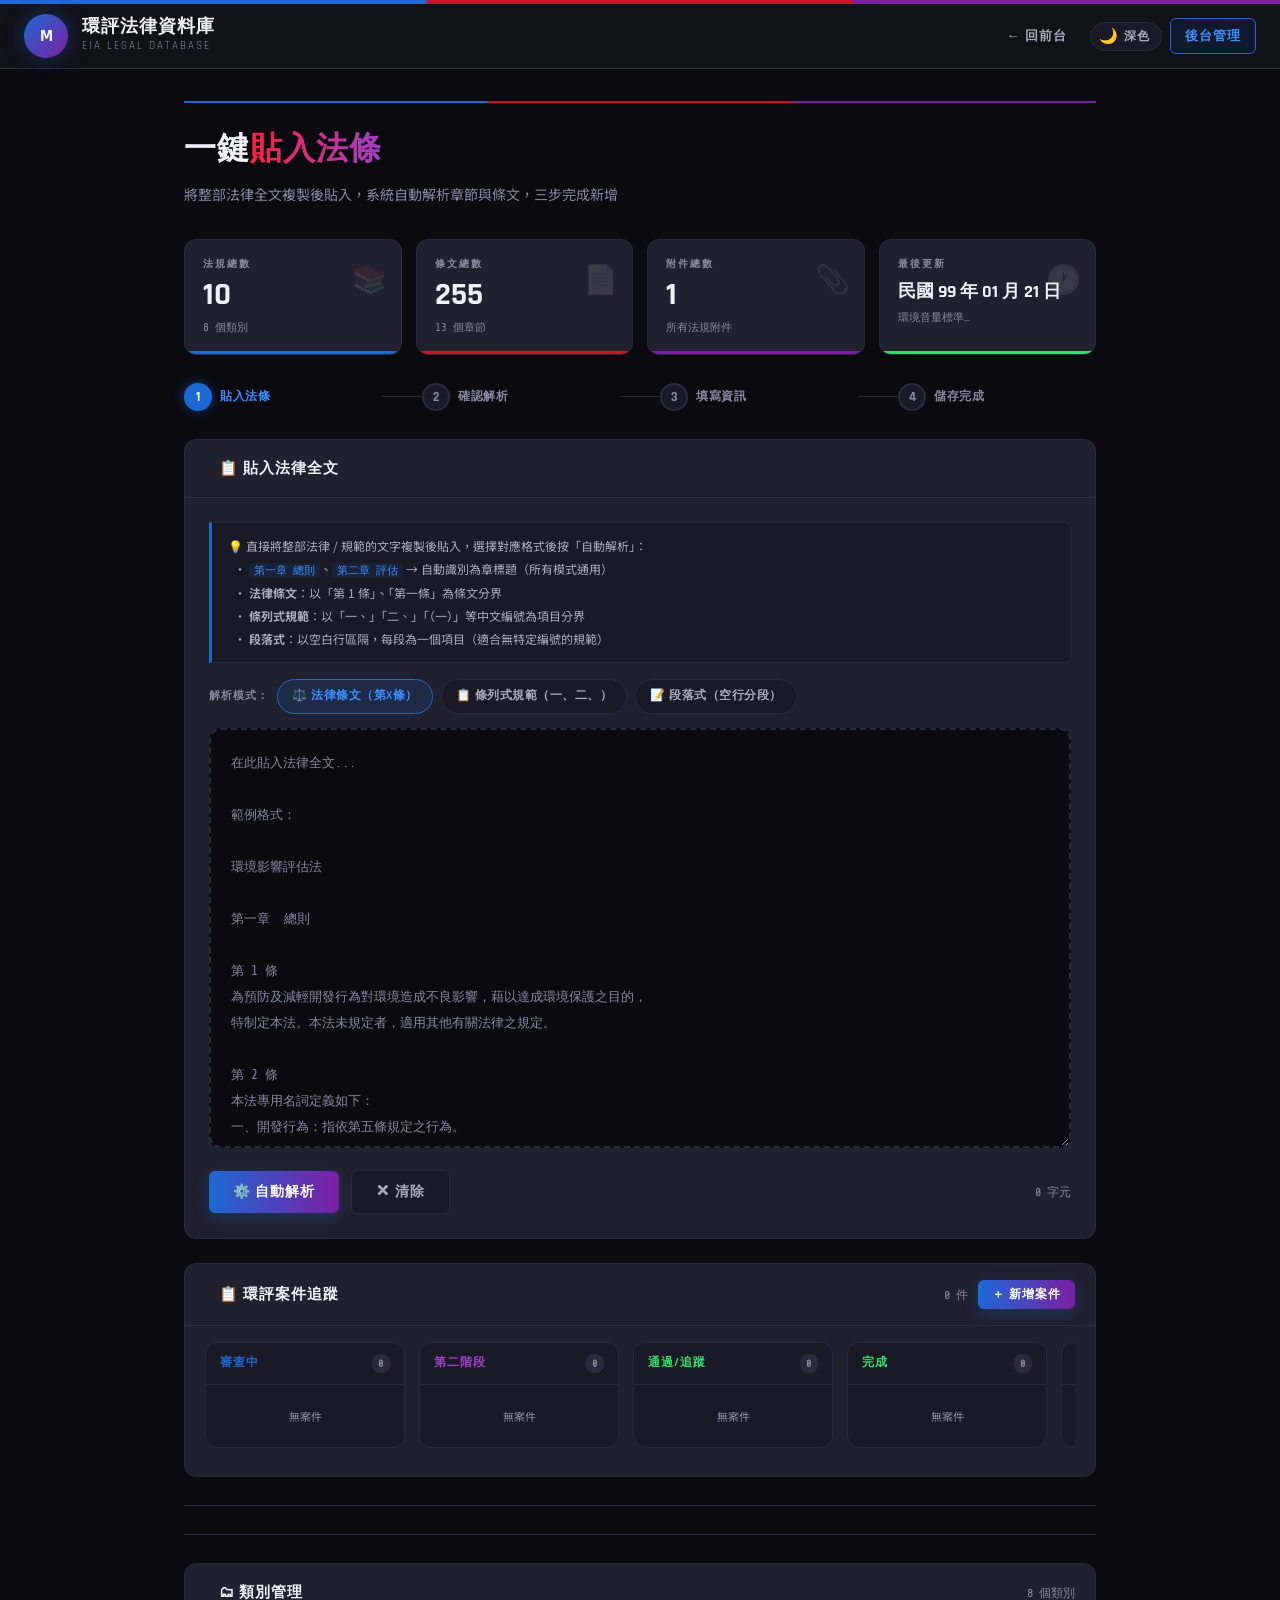
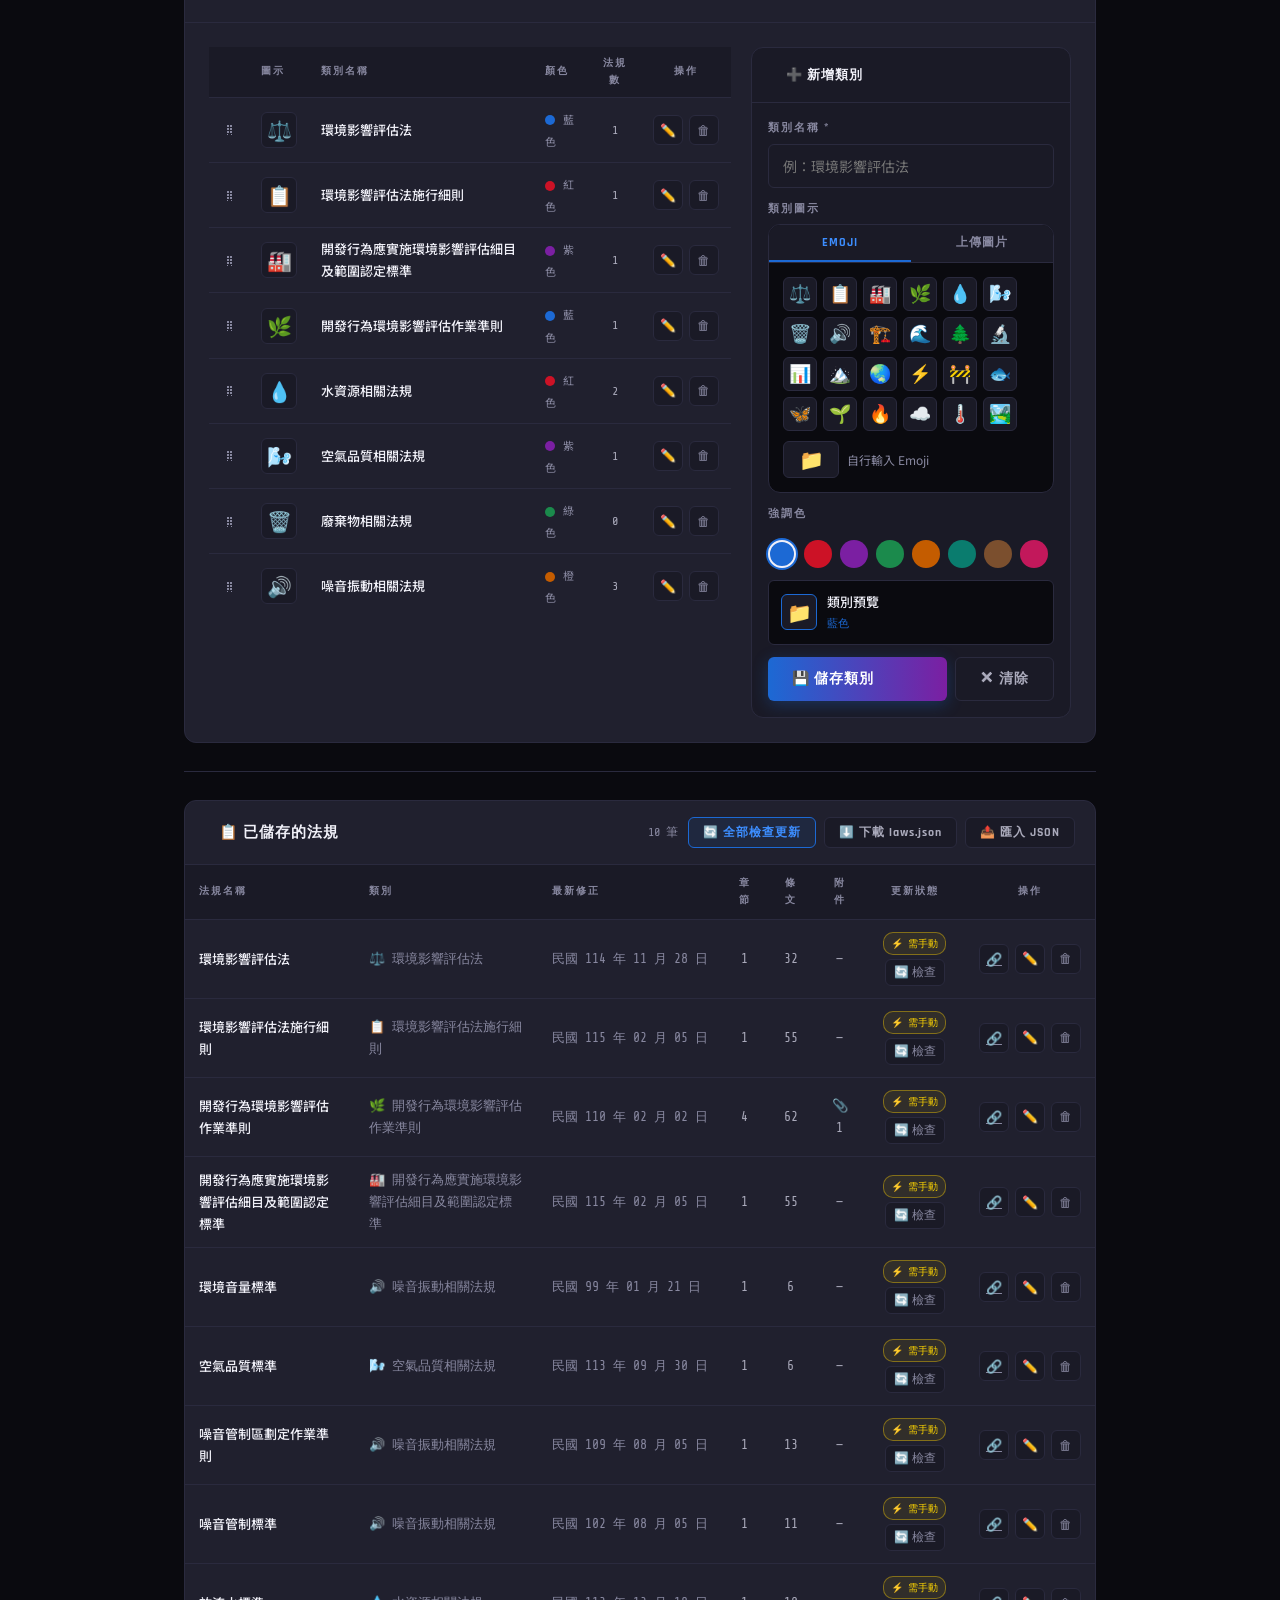
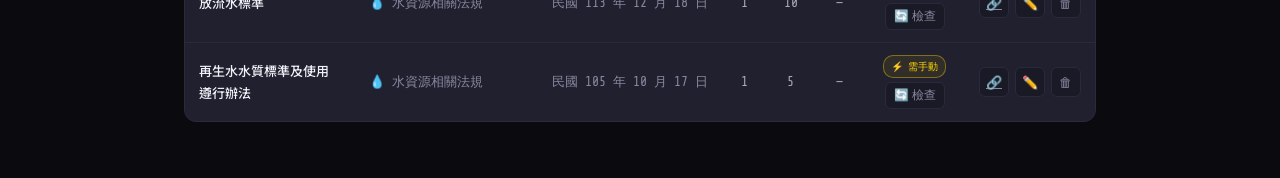
<file: admin.html>
<!DOCTYPE html>
<html lang="zh-TW">
<head>
  <meta charset="UTF-8" />
  <meta name="viewport" content="width=device-width, initial-scale=1.0" />
  <title>後台管理 | 環評法律資料庫</title>
  <link rel="stylesheet" href="style.css" />
  <style>
    .paste-zone textarea {
      width: 100%;
      min-height: 420px;
      background: var(--m-black);
      border: 2px dashed var(--m-border);
      border-radius: var(--radius-lg);
      padding: 20px;
      color: var(--m-white);
      font-family: var(--font-mono);
      font-size: 13px;
      line-height: 1.8;
      resize: vertical;
      outline: none;
      transition: border-color 0.2s, box-shadow 0.2s;
    }
    .paste-zone textarea:focus {
      border-color: var(--m-blue);
      border-style: solid;
      box-shadow: 0 0 0 4px rgba(28,105,212,0.1);
    }
    .paste-zone textarea::placeholder { color: var(--m-grey); line-height: 2; }

    .parse-preview {
      background: var(--m-black);
      border: 1px solid var(--m-border);
      border-radius: var(--radius-lg);
      overflow: hidden;
    }
    .preview-header {
      background: var(--m-surface);
      padding: 12px 18px;
      display: flex;
      align-items: center;
      gap: 10px;
      border-bottom: 1px solid var(--m-border);
      flex-wrap: wrap;
    }
    .preview-title {
      font-family: var(--font-display);
      font-size: 13px;
      font-weight: 700;
      letter-spacing: 1px;
      text-transform: uppercase;
      color: var(--m-grey);
    }
    .preview-stats {
      display: flex;
      gap: 16px;
      margin-left: auto;
      font-family: var(--font-mono);
      font-size: 11px;
    }
    .preview-stat { display: flex; align-items: center; gap: 5px; color: var(--m-grey); }
    .preview-stat strong { color: var(--m-white); }
    .preview-body { max-height: 480px; overflow-y: auto; padding: 16px 18px; }
    .preview-chapter { margin-bottom: 20px; }
    .preview-chapter-title {
      font-family: var(--font-display);
      font-size: 13px;
      font-weight: 700;
      color: var(--m-blue-lt);
      letter-spacing: 1px;
      margin-bottom: 10px;
      display: flex;
      align-items: center;
      gap: 8px;
    }
    .preview-chapter-title::after { content:''; flex:1; height:1px; background:var(--m-border); }
    .preview-article {
      display: flex;
      gap: 10px;
      padding: 8px 12px;
      border-radius: var(--radius);
      margin-bottom: 4px;
      background: var(--m-surface);
      border: 1px solid var(--m-border);
    }
    .preview-art-num {
      font-family: var(--font-mono);
      font-size: 11px;
      color: var(--m-blue-lt);
      min-width: 60px;
      padding-top: 2px;
      flex-shrink: 0;
    }
    .preview-art-content {
      font-size: 12px;
      color: var(--m-grey-lt);
      line-height: 1.7;
      white-space: pre-line;
      display: -webkit-box;
      -webkit-line-clamp: 3;
      -webkit-box-orient: vertical;
      overflow: hidden;
    }

    /* Steps */
    .step-indicator { display:flex; align-items:center; margin-bottom:28px; }
    .step { display:flex; align-items:center; gap:8px; flex:1; }
    .step-num {
      width:28px; height:28px; border-radius:50%;
      background:var(--m-surface); border:2px solid var(--m-border);
      display:flex; align-items:center; justify-content:center;
      font-family:var(--font-display); font-size:13px; font-weight:700;
      color:var(--m-grey); flex-shrink:0; transition:all 0.2s;
    }
    .step.active .step-num { background:var(--m-blue); border-color:var(--m-blue); color:#fff; box-shadow:0 0 12px rgba(28,105,212,0.5); }
    .step.done   .step-num { background:rgba(28,212,80,0.15); border-color:#30E060; color:#30E060; }
    .step-label  { font-family:var(--font-display); font-size:12px; font-weight:600; color:var(--m-grey); letter-spacing:0.5px; }
    .step.active .step-label { color:var(--m-blue-lt); }
    .step.done   .step-label { color:#30E060; }
    .step-line   { flex:1; height:1px; background:var(--m-border); max-width:40px; }

    /* Meta form grid */
    .meta-grid { display:grid; grid-template-columns:1fr 1fr 1fr; gap:14px; margin-bottom:14px; }
    .meta-grid-2 { display:grid; grid-template-columns:2fr 1fr; gap:14px; margin-bottom:18px; }

    /* Parse hint */
    .parse-hint {
      background:var(--m-surface);
      border:1px solid var(--m-border);
      border-left:3px solid var(--m-blue);
      border-radius: 0 var(--radius) var(--radius) 0;
      padding:12px 16px;
      font-size:12px;
      color:var(--m-grey-lt);
      line-height:1.9;
      margin-bottom:16px;
    }
    .parse-hint code {
      font-family:var(--font-mono);
      color:var(--m-blue-lt);
      background:rgba(28,105,212,0.1);
      padding:1px 5px; border-radius:3px; font-size:11px;
    }
    .action-row { display:flex; align-items:center; gap:12px; margin-top:16px; flex-wrap:wrap; }
    .divider { height:1px; background:var(--m-border); margin:28px 0; }

    /* Laws table */
    .laws-table { width:100%; border-collapse:collapse; }
    .laws-table th {
      font-family:var(--font-display); font-size:10px; font-weight:700;
      letter-spacing:2px; text-transform:uppercase; color:var(--m-grey);
      padding:10px 14px; text-align:left;
      border-bottom:1px solid var(--m-border); background:var(--m-surface);
    }
    .laws-table td { padding:12px 14px; border-bottom:1px solid var(--m-border); vertical-align:middle; font-size:13px; }
    .laws-table tr:last-child td { border-bottom:none; }
    .laws-table tr:hover td { background:var(--m-surface); }
    .td-title { color:var(--m-white); font-weight:500; }
    .td-cat   { font-size:11px; font-family:var(--font-mono); color:var(--m-grey); }
    .td-date  { font-size:11px; font-family:var(--font-mono); color:var(--m-grey); white-space:nowrap; }
    .td-count { font-family:var(--font-mono); font-size:12px; color:var(--m-grey-lt); text-align:center; }
    .td-actions { white-space:nowrap; }
    .no-data-row td { text-align:center; padding:40px; color:var(--m-grey); }

    .parse-mode-btn {
      display: inline-flex; align-items: center; gap: 6px;
      padding: 6px 14px;
      background: var(--m-surface);
      border: 1px solid var(--m-border);
      border-radius: 20px;
      font-family: var(--font-display);
      font-size: 12px; font-weight: 600; letter-spacing: 0.5px;
      color: var(--m-grey-lt);
      cursor: pointer;
      transition: all 0.15s;
      user-select: none;
    }
    .parse-mode-btn input[type="radio"] { display: none; }
    .parse-mode-btn:hover { border-color: var(--m-blue); color: var(--m-white); }
    .parse-mode-btn.active {
      background: rgba(28,105,212,0.15);
      border-color: var(--m-blue);
      color: var(--m-blue-lt);
    }

    /* ── Category Manager ── */
    .cat-manager-grid {
      display: grid;
      grid-template-columns: 1fr 320px;
      gap: 20px;
      align-items: start;
    }
    @media (max-width:800px) { .cat-manager-grid { grid-template-columns:1fr; } }

    .cat-list-table { width:100%; border-collapse:collapse; }
    .cat-list-table th {
      font-family:var(--font-display); font-size:10px; font-weight:700;
      letter-spacing:2px; text-transform:uppercase; color:var(--m-grey);
      padding:8px 12px; text-align:left;
      border-bottom:1px solid var(--m-border); background:var(--m-surface);
    }
    .cat-list-table td { padding:10px 12px; border-bottom:1px solid var(--m-border); vertical-align:middle; font-size:13px; }
    .cat-list-table tr:last-child td { border-bottom:none; }
    .cat-list-table tr:hover td { background:var(--m-surface); }
    .cat-list-table tr.editing td { background:rgba(28,105,212,0.06); }

    .cat-icon-cell { width:44px; text-align:center; }
    .cat-icon-preview {
      width: 36px; height: 36px;
      border-radius: var(--radius);
      display: flex; align-items: center; justify-content: center;
      font-size: 20px;
      background: var(--m-surface);
      border: 1px solid var(--m-border);
      overflow: hidden;
    }
    .cat-icon-preview img { width:100%; height:100%; object-fit:cover; border-radius:4px; }

    .color-dot {
      display: inline-block;
      width: 10px; height: 10px;
      border-radius: 50%;
      margin-right: 5px;
      vertical-align: middle;
    }

    /* ── Icon Picker Panel ── */
    .icon-picker {
      border: 1px solid var(--m-border);
      border-radius: var(--radius-lg);
      overflow: hidden;
      background: var(--m-black);
    }
    .icon-picker-tabs {
      display: flex;
      border-bottom: 1px solid var(--m-border);
      background: var(--m-surface);
    }
    .ipt {
      flex: 1; padding: 9px 12px;
      font-family:var(--font-display); font-size:12px; font-weight:700;
      letter-spacing:1px; text-transform:uppercase;
      color:var(--m-grey); background:none; border:none; cursor:pointer;
      border-bottom: 2px solid transparent; transition: all 0.15s;
    }
    .ipt.active { color:var(--m-blue-lt); border-bottom-color:var(--m-blue); }
    .ipt:hover  { color:var(--m-white); }

    .icon-tab-content { padding: 14px; }
    .icon-tab-content.hidden { display:none; }

    /* Emoji quick picks */
    .emoji-grid {
      display: flex; flex-wrap: wrap; gap: 6px; margin-bottom: 10px;
    }
    .emoji-btn {
      width: 34px; height: 34px;
      font-size: 18px; border-radius: var(--radius);
      background: var(--m-surface); border: 1px solid var(--m-border);
      cursor: pointer; display:flex; align-items:center; justify-content:center;
      transition: all 0.15s;
    }
    .emoji-btn:hover  { border-color:var(--m-blue); background:rgba(28,105,212,0.08); }
    .emoji-btn.active { border-color:var(--m-blue-lt); background:rgba(28,105,212,0.18); }

    .emoji-custom-row {
      display: flex; gap: 8px; align-items: center; margin-top: 8px;
    }
    .emoji-input {
      width: 56px; text-align:center; font-size: 20px;
      background:var(--m-surface); border:1px solid var(--m-border);
      border-radius:var(--radius); padding:6px 4px;
      color:var(--m-white); outline:none;
      transition: border-color 0.15s;
    }
    .emoji-input:focus { border-color:var(--m-blue); }

    /* Image upload */
    .img-upload-zone {
      border: 2px dashed var(--m-border); border-radius: var(--radius);
      padding: 16px; text-align:center; cursor:pointer;
      transition: all 0.15s; position:relative;
      background: var(--m-surface);
    }
    .img-upload-zone:hover, .img-upload-zone.dragover {
      border-color:var(--m-blue); background:rgba(28,105,212,0.05);
    }
    .img-upload-zone input { position:absolute;inset:0;opacity:0;cursor:pointer;width:100%;height:100%; }
    .img-upload-zone .uz-icon { font-size:24px; margin-bottom:4px; }
    .img-upload-zone .uz-text { font-size:12px; color:var(--m-grey); }
    .img-preview-wrap {
      position:relative; display:inline-block; margin-top:8px;
    }
    .img-preview-thumb {
      width:56px; height:56px; border-radius:var(--radius);
      object-fit:cover; border:1px solid var(--m-border); display:block;
    }
    .img-preview-clear {
      position:absolute; top:-6px; right:-6px;
      width:18px; height:18px; border-radius:50%;
      background:var(--m-red); color:#fff; border:none;
      font-size:10px; cursor:pointer; display:flex;
      align-items:center; justify-content:center; line-height:1;
    }

    /* Color swatches */
    .color-swatches {
      display: flex; flex-wrap:wrap; gap: 8px; margin-top: 10px;
    }
    .color-swatch {
      width: 28px; height: 28px; border-radius: 50%;
      border: 2px solid transparent; cursor: pointer;
      transition: all 0.15s; position:relative;
    }
    .color-swatch.active {
      border-color: var(--m-white);
      box-shadow: 0 0 0 2px var(--m-blue);
    }
    .color-swatch:hover { transform:scale(1.15); }

    .cat-form-inline {
      display: flex; flex-direction:column; gap:12px;
    }
    .drag-handle {
      color:var(--m-grey); cursor:grab; padding:0 4px; font-size:16px; user-select:none;
    }
    .drag-handle:active { cursor:grabbing; }
  </style>
</head>
<body>

<!-- ══════ HEADER ══════ -->
<header class="site-header">
  <div class="m-stripe"></div>
  <div class="header-inner">
    <a href="index.html" class="logo">
      <div class="logo-badge">M</div>
      <div class="logo-text">
        <span class="logo-title">環評法律資料庫</span>
        <span class="logo-sub">EIA Legal Database</span>
      </div>
    </a>
    <nav class="header-nav">
      <a href="index.html" class="nav-link">← 回前台</a>

      <!-- 主題切換 -->
      <div style="position:relative;" id="themeWrap">
        <button class="theme-btn" onclick="toggleThemeMenu()" id="themeBtn">
          <span class="theme-icon">🌙</span>
          <span>深色</span>
        </button>
        <div class="theme-menu" id="themeMenu">
          <div class="theme-menu-header">顯示主題</div>
          <div class="theme-menu-item" id="tmi-auto" onclick="setThemeMode('auto')">
            <span class="tmi-icon">🌤</span>
            <div class="tmi-info"><div class="tmi-label">自動（台中日照）</div><div class="tmi-sub" id="tmiAutoSub">依日出日落自動切換</div></div>
            <span class="tmi-check">✓</span>
          </div>
          <div class="theme-menu-item" id="tmi-light" onclick="setThemeMode('light')">
            <span class="tmi-icon">☀️</span>
            <div class="tmi-info"><div class="tmi-label">淡色模式</div><div class="tmi-sub">白底深字</div></div>
            <span class="tmi-check">✓</span>
          </div>
          <div class="theme-menu-item active" id="tmi-dark" onclick="setThemeMode('dark')">
            <span class="tmi-icon">🌙</span>
            <div class="tmi-info"><div class="tmi-label">深色模式</div><div class="tmi-sub">BMW M Power 風格</div></div>
            <span class="tmi-check">✓</span>
          </div>
        </div>
      </div>

      <a href="admin.html" class="nav-link active">後台管理</a>
    </nav>
  </div>
</header>

<!-- ══════ MAIN ══════ -->
<div class="admin-layout">

  <div class="admin-header-section">
    <div class="m-stripe-thin" style="margin-bottom:20px;"></div>
    <h1 class="admin-page-title">一鍵<span>貼入法條</span></h1>
    <p class="admin-page-sub">將整部法律全文複製後貼入，系統自動解析章節與條文，三步完成新增</p>
  </div>

  <!-- ══════ 統計儀表板 ══════ -->
  <div class="stat-dashboard" id="statDashboard">
    <div class="stat-card blue">
      <span class="stat-card-icon">📚</span>
      <div class="stat-card-label">法規總數</div>
      <div class="stat-card-value" id="dashLaws">0</div>
      <div class="stat-card-sub" id="dashLawsSub">0 個類別</div>
    </div>
    <div class="stat-card red">
      <span class="stat-card-icon">📄</span>
      <div class="stat-card-label">條文總數</div>
      <div class="stat-card-value" id="dashArts">0</div>
      <div class="stat-card-sub" id="dashArtsSub">0 個章節</div>
    </div>
    <div class="stat-card violet">
      <span class="stat-card-icon">📎</span>
      <div class="stat-card-label">附件總數</div>
      <div class="stat-card-value" id="dashFiles">0</div>
      <div class="stat-card-sub" id="dashFilesSub">所有法規附件</div>
    </div>
    <div class="stat-card green">
      <span class="stat-card-icon">🕐</span>
      <div class="stat-card-label">最後更新</div>
      <div class="stat-card-value" style="font-size:18px;padding-top:4px;" id="dashDate">—</div>
      <div class="stat-card-sub" id="dashDateSub">最新修正法規</div>
    </div>
  </div>

  <!-- Step Indicator -->
  <div class="step-indicator">
    <div class="step active" id="step1"><div class="step-num">1</div><div class="step-label">貼入法條</div></div>
    <div class="step-line"></div>
    <div class="step" id="step2"><div class="step-num">2</div><div class="step-label">確認解析</div></div>
    <div class="step-line"></div>
    <div class="step" id="step3"><div class="step-num">3</div><div class="step-label">填寫資訊</div></div>
    <div class="step-line"></div>
    <div class="step" id="step4"><div class="step-num">4</div><div class="step-label">儲存完成</div></div>
  </div>

  <!-- ── CARD 1：貼入 ── -->
  <div class="form-card" id="cardPaste">
    <div class="form-card-header">
      <div class="m-stripe-vert"></div>
      <span class="form-card-title">📋 貼入法律全文</span>
    </div>
    <div class="form-card-body">

      <div class="parse-hint">
        💡 直接將整部法律 / 規範的文字複製後貼入，選擇對應格式後按「自動解析」：<br>
        &nbsp;&nbsp;• <code>第一章 總則</code>、<code>第二章 評估</code> → 自動識別為章標題（所有模式通用）<br>
        &nbsp;&nbsp;• <strong>法律條文</strong>：以「第 1 條」、「第一條」為條文分界<br>
        &nbsp;&nbsp;• <strong>條列式規範</strong>：以「一、」「二、」「（一）」等中文編號為項目分界<br>
        &nbsp;&nbsp;• <strong>段落式</strong>：以空白行區隔，每段為一個項目（適合無特定編號的規範）
      </div>

      <!-- 解析模式選擇 -->
      <div style="display:flex;gap:8px;margin-bottom:14px;flex-wrap:wrap;" id="parseModeRow">
        <span style="font-family:var(--font-display);font-size:11px;font-weight:700;letter-spacing:1px;text-transform:uppercase;color:var(--m-grey);align-self:center;">解析模式：</span>
        <label class="parse-mode-btn active" id="pm-article">
          <input type="radio" name="parseMode" value="article" checked> ⚖️ 法律條文（第X條）
        </label>
        <label class="parse-mode-btn" id="pm-list">
          <input type="radio" name="parseMode" value="list"> 📋 條列式規範（一、二、）
        </label>
        <label class="parse-mode-btn" id="pm-para">
          <input type="radio" name="parseMode" value="para"> 📝 段落式（空行分段）
        </label>
      </div>

      <div class="paste-zone">
        <textarea id="pasteArea"
          placeholder="在此貼入法律全文...

範例格式：

環境影響評估法

第一章  總則

第 1 條
為預防及減輕開發行為對環境造成不良影響，藉以達成環境保護之目的，
特制定本法。本法未規定者，適用其他有關法律之規定。

第 2 條
本法專用名詞定義如下：
一、開發行為：指依第五條規定之行為。
二、環境影響評估：指開發行為或政府政策對環境...

第二章  評估、審查及監督

第 3 條
各級政府及目的事業主管機關在該管轄範圍內，應推動落實環境影響評估工作。
"></textarea>
      </div>

      <div class="action-row">
        <button class="btn btn-primary" onclick="parseContent()">⚙️ 自動解析</button>
        <button class="btn btn-secondary" onclick="clearPaste()">✕ 清除</button>
        <span id="charCount" style="margin-left:auto;font-family:var(--font-mono);font-size:12px;color:var(--m-grey);">0 字元</span>
      </div>
    </div>
  </div>

  <!-- ── CARD 2：預覽 ── -->
  <div class="form-card" id="cardPreview" style="display:none;">
    <div class="form-card-header">
      <div class="m-stripe-vert"></div>
      <span class="form-card-title">🔍 解析結果預覽</span>
    </div>
    <div class="form-card-body">
      <div class="parse-preview">
        <div class="preview-header">
          <span class="preview-title">解析結果</span>
          <div class="preview-stats">
            <div class="preview-stat">章節 <strong id="statChapters">0</strong></div>
            <div class="preview-stat">條文 <strong id="statArticlesP">0</strong></div>
            <div class="preview-stat">字數 <strong id="statChars">0</strong></div>
          </div>
        </div>
        <div class="preview-body" id="previewBody"></div>
      </div>
      <div class="action-row">
        <button class="btn btn-primary" onclick="goToMeta()">✅ 確認，填寫資訊 →</button>
        <button class="btn btn-secondary" onclick="backToPaste()">← 重新貼入</button>
      </div>
    </div>
  </div>

  <!-- ── CARD 3：資訊 ── -->
  <div class="form-card" id="cardMeta" style="display:none;">
    <div class="form-card-header">
      <div class="m-stripe-vert"></div>
      <span class="form-card-title" id="metaCardTitle">📝 填寫法規資訊</span>
    </div>
    <div class="form-card-body">

      <div class="form-group" style="margin-bottom:14px;">
        <label class="form-label">法規名稱 *</label>
        <input type="text" id="fTitle" class="form-input" placeholder="例：環境影響評估法" />
      </div>

      <div class="meta-grid">
        <div class="form-group">
          <label class="form-label">法規類別 *</label>
          <select id="fCategory" class="form-select">
            <option value="">請選擇類別</option>
          </select>
        </div>
        <div class="form-group">
          <label class="form-label">現行狀態</label>
          <select id="fStatus" class="form-select">
            <option value="現行">現行</option>
            <option value="廢止">廢止</option>
            <option value="草案">草案</option>
          </select>
        </div>
        <div class="form-group">
          <label class="form-label">最新修正日期</label>
          <input type="text" id="fLastAmended" class="form-input" placeholder="例：112年5月10日" />
        </div>
      </div>

      <div class="meta-grid-2">
        <div class="form-group">
          <label class="form-label">法規字號 / 制定日期</label>
          <input type="text" id="fLawNumber" class="form-input" placeholder="例：中華民國 83 年 12 月 30 日" />
        </div>
        <div class="form-group">
          <label class="form-label">主管機關</label>
          <input type="text" id="fAuthority" class="form-input" placeholder="例：環境部" />
        </div>
      </div>

      <!-- 法規來源網址 -->
      <div class="form-group" style="margin-bottom:14px;">
        <label class="form-label">🔗 法規來源網址 / FL 代號（選填，用於追蹤更新）</label>
        <div class="fl-input-row">
          <input type="text" id="fFlCode" class="form-input"
            placeholder="貼入完整網址 或 FL代號（如 FL016236）"
            oninput="onFlCodeInput()" />
          <a id="fFlLink" href="#" target="_blank" class="fl-link-btn" style="display:none;">
            🔗 開啟
          </a>
        </div>
        <div style="font-size:11px;color:var(--m-grey);margin-top:5px;line-height:1.8;">
          ・環境部：輸入 <code style="font-family:var(--font-mono);background:var(--m-surface);padding:1px 5px;border-radius:3px;">FL016236</code> 自動轉換連結<br>
          ・其他機關：直接貼入完整網址（如 law.moj.gov.tw、內政部、農業部等）
        </div>
      </div>

      <div class="form-group">
        <label class="form-label">法規摘要（選填，留空則自動取第一條）</label>
        <textarea id="fSummary" class="form-textarea" rows="2" placeholder="簡述立法目的或重點..."></textarea>
      </div>

      <!-- ── Attachments ── -->
      <div style="margin-top:20px;">
        <div class="form-card-header" style="margin:0 -24px 14px;padding-left:24px;">
          <div class="m-stripe-vert"></div>
          <span class="form-card-title">📎 上傳附件</span>
          <span style="margin-left:auto;font-size:11px;color:var(--m-grey);font-family:var(--font-mono);">PDF、Word、圖片等，單檔上限 8MB</span>
        </div>

        <div class="upload-dropzone" id="dropzone"
          ondragover="onDragOver(event)" ondragleave="onDragLeave(event)" ondrop="onDrop(event)">
          <input type="file" id="fileInput" multiple
            accept=".pdf,.doc,.docx,.xls,.xlsx,.ppt,.pptx,.jpg,.jpeg,.png,.gif,.webp,.zip,.txt,.csv"
            onchange="onFileChange(event)" />
          <div class="upload-drop-icon">📂</div>
          <div class="upload-drop-title">拖放檔案到此，或點擊選擇</div>
          <div class="upload-drop-sub">支援 <code>PDF</code> <code>Word</code> <code>Excel</code> <code>PPT</code> <code>圖片</code> <code>ZIP</code> 等格式</div>
        </div>
        <div class="upload-progress" id="uploadProgress">
          <div class="upload-progress-bar" id="uploadProgressBar"></div>
        </div>

        <div class="attach-list" id="attachList"></div>
      </div>

      <!-- ── 修正歷程時間軸 ── -->
      <div style="margin-top:20px;">
        <div class="form-card-header" style="margin:0 -24px 14px;padding-left:24px;">
          <div class="m-stripe-vert"></div>
          <span class="form-card-title">📅 修正歷程時間軸</span>
          <span style="margin-left:auto;font-size:11px;color:var(--m-grey);font-family:var(--font-mono);">選填，顯示於前台法規頁面</span>
        </div>
        <div id="tlEditorList"></div>
        <button class="add-btn" onclick="addTlItem()" style="margin-top:4px;">＋ 新增修正紀錄</button>
      </div>

      <div class="action-row" style="border-top:1px solid var(--m-border);padding-top:20px;margin-top:20px;">
        <button class="btn btn-primary" onclick="saveLaw()">💾 儲存至資料庫</button>
        <button class="btn btn-secondary" onclick="backToPreview()">← 回預覽</button>
      </div>
    </div>
  </div>

  <!-- ══════ 環評案件追蹤 ══════ -->
  <div class="form-card" style="margin-bottom:0;">
    <div class="form-card-header" style="flex-wrap:wrap;gap:10px;">
      <div class="m-stripe-vert"></div>
      <span class="form-card-title" style="font-family:var(--font-display);font-size:15px;font-weight:700;letter-spacing:1px;text-transform:uppercase;">📋 環評案件追蹤</span>
      <span id="caseCount" style="margin-left:auto;font-size:12px;color:var(--m-grey);font-family:var(--font-mono);">0 件</span>
      <button class="btn btn-primary" style="padding:6px 14px;font-size:12px;" onclick="openCaseForm()">＋ 新增案件</button>
    </div>

    <!-- Kanban 看板 -->
    <div style="padding:16px 20px 20px;">
      <div class="kanban-board" id="kanbanBoard"></div>
    </div>
  </div>

  <div class="divider"></div>

  <!-- ══════ CATEGORY MANAGER ══════ -->
  <div class="divider"></div>

  <div class="form-card">
    <div class="form-card-header" style="flex-wrap:wrap;gap:10px;">
      <div class="m-stripe-vert"></div>
      <span class="form-card-title" style="font-family:var(--font-display);font-size:15px;font-weight:700;letter-spacing:1px;text-transform:uppercase;">🗂 類別管理</span>
      <span id="catCount" style="margin-left:auto;font-size:12px;color:var(--m-grey);font-family:var(--font-mono);">0 個類別</span>
    </div>
    <div class="form-card-body">
      <div class="cat-manager-grid">

        <!-- 左：類別清單 -->
        <div>
          <div style="overflow-x:auto;">
            <table class="cat-list-table" id="catTable">
              <thead>
                <tr>
                  <th style="width:20px;"></th>
                  <th style="width:44px;">圖示</th>
                  <th>類別名稱</th>
                  <th>顏色</th>
                  <th style="text-align:center;">法規數</th>
                  <th style="text-align:center;">操作</th>
                </tr>
              </thead>
              <tbody id="catTbody"></tbody>
            </table>
          </div>
        </div>

        <!-- 右：新增 / 編輯表單 -->
        <div>
          <div class="form-card" style="margin:0;background:var(--m-surface);">
            <div class="form-card-header">
              <div class="m-stripe-vert"></div>
              <span class="form-card-title" style="font-size:13px;" id="catFormTitle">➕ 新增類別</span>
            </div>
            <div class="form-card-body" style="padding:16px;">
              <div class="cat-form-inline">

                <!-- 名稱 -->
                <div class="form-group">
                  <label class="form-label">類別名稱 *</label>
                  <input type="text" id="cName" class="form-input" placeholder="例：環境影響評估法" />
                </div>

                <!-- 圖示選擇器 -->
                <div class="form-group">
                  <label class="form-label">類別圖示</label>
                  <div class="icon-picker">
                    <div class="icon-picker-tabs">
                      <button class="ipt active" onclick="switchIconTab('emoji')">Emoji</button>
                      <button class="ipt"        onclick="switchIconTab('image')">上傳圖片</button>
                    </div>

                    <!-- Emoji Tab -->
                    <div class="icon-tab-content" id="tabEmoji">
                      <div class="emoji-grid" id="emojiGrid"></div>
                      <div class="emoji-custom-row">
                        <input type="text" id="emojiCustom" class="emoji-input"
                          maxlength="4" placeholder="✏️"
                          oninput="onCustomEmoji()" />
                        <span style="font-size:12px;color:var(--m-grey);">自行輸入 Emoji</span>
                      </div>
                    </div>

                    <!-- Image Tab -->
                    <div class="icon-tab-content hidden" id="tabImage">
                      <div class="img-upload-zone" id="catImgZone"
                        ondragover="catImgDragOver(event)" ondragleave="catImgDragLeave()"
                        ondrop="catImgDrop(event)">
                        <input type="file" accept="image/*" onchange="catImgChange(event)" />
                        <div class="uz-icon">🖼️</div>
                        <div class="uz-text">點擊或拖放圖片<br>建議正方形，PNG/JPG</div>
                      </div>
                      <div id="catImgPreview" style="text-align:center;"></div>
                    </div>
                  </div>
                </div>

                <!-- 顏色 -->
                <div class="form-group">
                  <label class="form-label">強調色</label>
                  <div class="color-swatches" id="colorSwatches"></div>
                </div>

                <!-- 預覽 -->
                <div style="display:flex;align-items:center;gap:10px;padding:10px 12px;background:var(--m-black);border-radius:var(--radius);border:1px solid var(--m-border);">
                  <div class="cat-icon-preview" id="catPreviewIcon">❓</div>
                  <div>
                    <div style="font-size:13px;font-weight:500;color:var(--m-white);" id="catPreviewName">類別預覽</div>
                    <div style="font-size:11px;font-family:var(--font-mono);color:var(--m-grey);margin-top:2px;" id="catPreviewColor">—</div>
                  </div>
                </div>

                <!-- 按鈕 -->
                <div style="display:flex;gap:8px;">
                  <button class="btn btn-primary" style="flex:1;" onclick="saveCat()">💾 儲存類別</button>
                  <button class="btn btn-secondary" id="catCancelBtn" onclick="resetCatForm()">✕ 清除</button>
                </div>
              </div>
            </div>
          </div>
        </div>

      </div>
    </div>
  </div>

  <!-- ══════ LAW LIST ══════ -->
  <div class="divider"></div>

  <div class="form-card">
    <div class="form-card-header" style="flex-wrap:wrap;gap:10px;">
      <div class="m-stripe-vert"></div>
      <span class="form-card-title" style="font-family:var(--font-display);font-size:15px;font-weight:700;letter-spacing:1px;text-transform:uppercase;">📋 已儲存的法規</span>
      <span id="lawCount" style="margin-left:auto;font-size:12px;color:var(--m-grey);font-family:var(--font-mono);">0 筆</span>
      <div style="display:flex;gap:8px;flex-wrap:wrap;">
        <button class="check-all-btn" id="checkAllBtn" onclick="checkAllLaws()">🔄 全部檢查更新</button>
        <button class="btn btn-secondary" style="padding:6px 14px;font-size:12px;" onclick="downloadJSON()">⬇️ 下載 laws.json</button>
        <button class="btn btn-secondary" style="padding:6px 14px;font-size:12px;" onclick="toggleImport()">📤 匯入 JSON</button>
      </div>
    </div>

    <div id="importArea" style="display:none;padding:16px 20px;border-bottom:1px solid var(--m-border);background:var(--m-surface);">
      <label class="form-label" style="display:block;margin-bottom:8px;">貼入 laws.json 內容（將覆蓋所有現有資料）</label>
      <textarea id="importText" class="form-textarea" rows="5" placeholder="貼入 JSON 內容..."></textarea>
      <div style="display:flex;gap:10px;margin-top:10px;">
        <button class="btn btn-danger" onclick="importJSON()">⚠️ 確認匯入（覆蓋）</button>
        <button class="btn btn-secondary" onclick="toggleImport()">取消</button>
      </div>
    </div>

    <div style="overflow-x:auto;">
      <table class="laws-table">
        <thead>
          <tr>
            <th>法規名稱</th>
            <th>類別</th>
            <th>最新修正</th>
            <th style="text-align:center;">章節</th>
            <th style="text-align:center;">條文</th>
            <th style="text-align:center;">附件</th>
            <th style="text-align:center;">更新狀態</th>
            <th style="text-align:center;">操作</th>
          </tr>
        </thead>
        <tbody id="lawsTbody"></tbody>
      </table>
    </div>
  </div>

</div><!-- /admin-layout -->

<!-- 案件表單 Modal -->
<div class="modal-backdrop" id="caseFormBackdrop" onclick="closeCaseForm(event)" style="z-index:205;">
  <div class="modal" style="max-width:680px;" id="caseFormModal">
    <div class="m-stripe"></div>
    <div class="modal-header" style="padding:16px 20px;">
      <div class="modal-header-info">
        <div class="modal-title" id="caseFormTitle">➕ 新增案件</div>
      </div>
      <button class="modal-close" onclick="closeCaseFormDirect()">✕</button>
    </div>
    <div style="overflow-y:auto;padding:20px;display:flex;flex-direction:column;gap:14px;">
      <div class="form-group">
        <label class="form-label">案件名稱 *</label>
        <input type="text" id="cfName" class="form-input" placeholder="例：XX科技廠新建工程環境影響評估" />
      </div>
      <div style="display:grid;grid-template-columns:1fr 1fr;gap:12px;">
        <div class="form-group">
          <label class="form-label">開發類型</label>
          <select id="cfType" class="form-select">
            <option>工廠/工業區</option>
            <option>道路/橋梁</option>
            <option>港灣/機場</option>
            <option>土地開發</option>
            <option>水資源</option>
            <option>礦石開採</option>
            <option>廢棄物處理</option>
            <option>能源開發</option>
            <option>畜牧業</option>
            <option>其他</option>
          </select>
        </div>
        <div class="form-group">
          <label class="form-label">目前階段</label>
          <select id="cfStage" class="form-select">
            <option value="0">申請受理</option>
            <option value="1">第一階段環說書審查</option>
            <option value="2">補件/再審</option>
            <option value="3">第二階段環評書審查</option>
            <option value="4">環評大會</option>
            <option value="5">有條件通過</option>
            <option value="6">通過</option>
            <option value="7">否決</option>
            <option value="8">追蹤考核</option>
            <option value="9">備查/環差</option>
          </select>
        </div>
      </div>
      <div style="display:grid;grid-template-columns:1fr 1fr;gap:12px;">
        <div class="form-group">
          <label class="form-label">開發單位</label>
          <input type="text" id="cfDeveloper" class="form-input" placeholder="例：XX股份有限公司" />
        </div>
        <div class="form-group">
          <label class="form-label">開發地點</label>
          <input type="text" id="cfLocation" class="form-input" placeholder="例：台中市西屯區" />
        </div>
      </div>
      <div style="display:grid;grid-template-columns:1fr 1fr;gap:12px;">
        <div class="form-group">
          <label class="form-label">最近動作日期</label>
          <input type="text" id="cfDate" class="form-input" placeholder="例：113年5月10日" />
        </div>
        <div class="form-group">
          <label class="form-label">下次預定日期</label>
          <input type="text" id="cfNextDate" class="form-input" placeholder="例：113年6月1日" />
        </div>
      </div>
      <div class="form-group">
        <label class="form-label">備註 / 目前狀況</label>
        <textarea id="cfNote" class="form-textarea" rows="3" placeholder="例：補件要求：噪音評估需補充夜間測值..."></textarea>
      </div>
      <div style="display:flex;gap:10px;padding-top:10px;border-top:1px solid var(--m-border);">
        <button class="btn btn-primary" style="flex:1;" onclick="saveCase()">💾 儲存案件</button>
        <button class="btn btn-secondary" onclick="closeCaseFormDirect()">取消</button>
        <button class="btn btn-danger" id="cfDeleteBtn" style="display:none;" onclick="deleteCurrentCase()">🗑 刪除</button>
      </div>
    </div>
  </div>
</div>

<!-- 案件詳情 Modal -->
<div class="case-modal-backdrop" id="caseDetailBackdrop" onclick="closeCaseDetail(event)">
  <div class="case-modal">
    <div class="m-stripe"></div>
    <div class="modal-header" id="caseDetailHeader" style="padding:16px 20px;"></div>
    <div style="overflow-y:auto;flex:1;padding:0;">
      <div style="padding:16px 20px 0;">
        <!-- 審查流程 -->
        <div class="eia-flow" id="caseDetailFlow"></div>
      </div>
      <!-- 時間軸 -->
      <div class="case-tl" id="caseDetailTl"></div>
      <!-- 新增紀錄 -->
      <div style="padding:0 20px 20px;border-top:1px solid var(--m-border);padding-top:14px;">
        <div style="font-family:var(--font-display);font-size:11px;font-weight:700;letter-spacing:2px;color:var(--m-grey);text-transform:uppercase;margin-bottom:10px;">新增進度紀錄</div>
        <div style="display:flex;gap:8px;flex-wrap:wrap;">
          <input type="text" id="cdNewDate" class="form-input" style="width:130px;" placeholder="113年6月1日" />
          <select id="cdNewStage" class="form-select" style="flex:1;min-width:160px;">
            <option value="0">申請受理</option>
            <option value="1">第一階段環說書審查</option>
            <option value="2">補件/再審</option>
            <option value="3">第二階段環評書審查</option>
            <option value="4">環評大會</option>
            <option value="5">有條件通過</option>
            <option value="6">通過</option>
            <option value="7">否決</option>
            <option value="8">追蹤考核</option>
            <option value="9">備查/環差</option>
          </select>
          <input type="text" id="cdNewNote" class="form-input" style="flex:2;min-width:180px;" placeholder="紀錄說明（選填）" />
          <button class="btn btn-primary" onclick="addCaseRecord()">＋ 新增</button>
          <button class="btn btn-secondary" onclick="editCurrentCase()">✏️ 編輯案件</button>
        </div>
      </div>
    </div>
  </div>
</div>

<div class="toast" id="toast">
  <span class="toast-icon" id="toastIcon">✅</span>
  <span id="toastMsg">已儲存</span>
</div>

<script>
// ══════════════════════════════
// THEME (同步 index.html 邏輯)
// ══════════════════════════════
const TAICHUNG_LAT = 24.1477, TAICHUNG_LNG = 120.6736;
let themeMode  = localStorage.getItem('eia-theme') || 'dark';
let sunriseMin = 360, sunsetMin = 1080;

function applyTheme(mode) {
  const nowMin = new Date().getHours() * 60 + new Date().getMinutes();
  const isDark = mode === 'dark' || (mode === 'auto' && (nowMin < sunriseMin || nowMin >= sunsetMin));
  document.documentElement.setAttribute('data-theme', isDark ? 'dark' : 'light');
  document.getElementById('themeBtn').innerHTML =
    mode === 'auto'
      ? `<span class="theme-icon">${isDark?'🌙':'☀️'}</span><span class="theme-auto-dot"></span><span>自動</span>`
      : `<span class="theme-icon">${mode==='dark'?'🌙':'☀️'}</span><span>${mode==='dark'?'深色':'淡色'}</span>`;
  ['auto','light','dark'].forEach(m => {
    const el = document.getElementById('tmi-'+m);
    if (el) el.classList.toggle('active', m === mode);
  });
}
function setThemeMode(mode) {
  themeMode = mode; localStorage.setItem('eia-theme', mode);
  applyTheme(mode); closeThemeMenu();
  if (mode === 'auto') fetchSunTimes();
}
function toggleThemeMenu() { document.getElementById('themeMenu').classList.toggle('open'); }
function closeThemeMenu()  { document.getElementById('themeMenu').classList.remove('open'); }
document.addEventListener('click', e => {
  const wrap = document.getElementById('themeWrap');
  if (wrap && !wrap.contains(e.target)) closeThemeMenu();
});
async function fetchSunTimes() {
  try {
    const today = new Date().toISOString().slice(0,10);
    const url = `https://api.open-meteo.com/v1/forecast?latitude=${TAICHUNG_LAT}&longitude=${TAICHUNG_LNG}&daily=sunrise,sunset&timezone=Asia%2FTaipei&start_date=${today}&end_date=${today}`;
    const data = await (await fetch(url)).json();
    const r = new Date(data.daily.sunrise[0]), s = new Date(data.daily.sunset[0]);
    sunriseMin = r.getHours()*60+r.getMinutes(); sunsetMin = s.getHours()*60+s.getMinutes();
    const fmt = d => d.toLocaleTimeString('zh-TW',{hour:'2-digit',minute:'2-digit',hour12:false});
    const sub = document.getElementById('tmiAutoSub');
    if (sub) sub.textContent = `日出 ${fmt(r)} · 日落 ${fmt(s)}`;
    if (themeMode==='auto') applyTheme('auto');
    setInterval(() => { if(themeMode==='auto') applyTheme('auto'); }, 60000);
  } catch(_) {}
}
function initTheme() {
  applyTheme(themeMode);
  if (themeMode==='auto') fetchSunTimes();
}
initTheme();

// ── State ──
let DB = { categories: [], laws: [] };
let parsedChapters = [];

// FL 法規代號對照表（環境部法規資料庫）
const FL_KNOWN = {
  'eia-main':        'FL016236',
  'eia-enforcement': 'FL016237',
  'pollution':       'FL016247',
  'nature':          'FL016238',
};
let editingId      = null;
let pendingAttachments = []; // [{id, name, type, size, dataKey, data}]

// ── Init ──
async function init() {
  try {
    const res = await fetch('laws.json');
    if (res.ok) DB = await res.json();
  } catch(_) {}
  const saved = localStorage.getItem('eia-db');
  if (saved) { try { DB = JSON.parse(saved); } catch(_) {} }
  // 預設類別清單（含新增項目）
  const DEFAULT_CATS = [
    { id:'eia-main',        name:'環境影響評估法',                           icon:'⚖️',  color:'blue'   },
    { id:'eia-enforcement', name:'環境影響評估法施行細則',                    icon:'📋',  color:'red'    },
    { id:'pollution',       name:'開發行為應實施環境影響評估細目及範圍認定標準', icon:'🏭',  color:'purple' },
    { id:'nature',          name:'開發行為環境影響評估作業準則',               icon:'🌿',  color:'blue'   },
    { id:'water',           name:'水資源相關法規',                            icon:'💧',  color:'red'    },
    { id:'air',             name:'空氣品質相關法規',                          icon:'🌬️', color:'purple' },
    { id:'waste',           name:'廢棄物相關法規',                            icon:'🗑️', color:'green'  },
    { id:'noise',           name:'噪音污染相關法規',                          icon:'🔊',  color:'orange' },
  ];
  if (!DB.categories?.length) {
    // 完全沒有類別 → 直接套用預設
    DB.categories = DEFAULT_CATS;
  } else {
    // 有舊資料 → 把缺少的新類別補進去，不覆蓋已有的
    const existingIds = new Set(DB.categories.map(c => c.id));
    DEFAULT_CATS.forEach(cat => {
      if (!existingIds.has(cat.id)) DB.categories.push(cat);
    });
  }
  saveDB(); // 把更新後的類別同步回 localStorage

  // 格式正規化：補上所有類別缺少的 iconType / iconData 欄位
  normalizeCats();

  // 自動補上已知 FL 代號（既有法規無代號時自動帶入）
  let flUpdated = false;
  DB.laws.forEach(law => {
    if (!law.flCode && FL_KNOWN[law.category]) {
      law.flCode = FL_KNOWN[law.category]; flUpdated = true;
    }
  });
  if (flUpdated) saveDB();

  populateCatSelect();
  renderTable();
  initCatManager();
  initCaseTracker();
  initTlEditor([]);
  renderDashboard();

  // 解析模式按鈕綁定
  document.querySelectorAll('.parse-mode-btn input').forEach(radio => {
    radio.addEventListener('change', () => switchParseMode(radio.value));
  });
  document.querySelectorAll('.parse-mode-btn').forEach(label => {
    label.addEventListener('click', () => {
      const radio = label.querySelector('input');
      if (radio) { radio.checked = true; switchParseMode(radio.value); }
    });
  });
  document.getElementById('cName').addEventListener('input', updateCatPreview);
  document.getElementById('pasteArea').addEventListener('input', () => {
    document.getElementById('charCount').textContent =
      document.getElementById('pasteArea').value.length.toLocaleString() + ' 字元';
  });
}

function normalizeCats() {
  // 讓每個類別都有 iconType / iconData，舊資料補上預設值
  DB.categories = DB.categories.map(c => ({
    ...c,
    iconType: c.iconType || 'emoji',
    iconData: c.iconData || c.icon || '📁',
  }));
  saveDB();
}

function populateCatSelect() {
  const sel = document.getElementById('fCategory');
  if (!sel) return;

  // 若 DB.categories 空了，緊急補回預設值
  if (!DB.categories?.length) normalizeCats();

  const prev = sel.value; // 保留目前選擇
  sel.innerHTML = '<option value="">— 請選擇類別 —</option>';
  DB.categories.forEach(c => {
    const o = document.createElement('option');
    o.value = c.id;
    const prefix = c.iconType === 'image' ? '🖼 ' : (c.icon || c.iconData || '');
    o.textContent = prefix + ' ' + c.name;
    sel.appendChild(o);
  });
  if (prev) sel.value = prev; // 還原選擇
}

// ── Steps ──
function setStep(n) {
  [1,2,3,4].forEach(i => {
    const el  = document.getElementById('step' + i);
    const num = el.querySelector('.step-num');
    el.className = 'step' + (i===n?' active': i<n?' done':'');
    num.textContent = i < n ? '✓' : i;
  });
}

// ── 模式切換 UI ──
function switchParseMode(mode) {
  document.querySelectorAll('.parse-mode-btn').forEach(el => {
    el.classList.toggle('active', el.querySelector('input').value === mode);
  });
  // 更新 placeholder 說明
  const placeholders = {
    article: `在此貼入法律全文...\n\n範例（法律條文）：\n\n環境影響評估法\n\n第一章  總則\n\n第 1 條\n為預防及減輕開發行為對環境造成不良影響...\n\n第 2 條\n本法專用名詞定義如下：\n一、開發行為：...\n\n第二章  評估、審查及監督\n\n第 3 條\n各級政府及目的事業主管機關...`,
    list:    `在此貼入規範／準則全文...\n\n範例（條列式規範）：\n\n開發行為環境影響評估作業準則\n\n第一章 總則\n\n一、為規範開發行為...\n\n二、本準則依環境影響評估法第...\n\n（一）第一類開發行為\n（二）第二類開發行為\n\n三、申請書件應包含：\n1. 開發計畫說明\n2. 環境現況描述`,
    para:    `在此貼入純文字規範...\n\n範例（段落式，空一行即分段）：\n\n環境影響說明書審查規範\n\n本規範依據環境影響評估法第七條規定訂定，適用於第一類開發行為之環境影響評估審查作業。\n\n開發單位應於申請核准前，委託顧問公司進行環境影響評估，並依本規範格式撰寫環境影響說明書。\n\n環境影響說明書應詳實記載開發行為之目的、規模、位置及可能影響環境之內容。`,
  };
  document.getElementById('pasteArea').placeholder = placeholders[mode] || placeholders.article;
}

// ── Parse ──
function getParseMode() {
  const checked = document.querySelector('input[name="parseMode"]:checked');
  return checked ? checked.value : 'article';
}

function parseContent() {
  const raw  = document.getElementById('pasteArea').value.trim();
  const mode = getParseMode();
  if (!raw) { showToast('⚠️','請先貼入內容',true); return; }

  let chapters = [];

  if (mode === 'article') {
    chapters = parseArticleMode(raw);
  } else if (mode === 'list') {
    chapters = parseListMode(raw);
  } else {
    chapters = parseParaMode(raw);
  }

  if (!chapters.length || chapters.every(c => !c.articles.length)) {
    showToast('⚠️',`未識別到任何條目，請確認格式或切換「解析模式」`,true); return;
  }

  parsedChapters = chapters;

  // 自動填入標題
  const detectedTitle = detectTitle(raw);
  if (detectedTitle && !document.getElementById('fTitle').value)
    document.getElementById('fTitle').value = detectedTitle;

  renderPreview(chapters);
  show('cardPreview'); setStep(2);
  document.getElementById('cardPreview').scrollIntoView({ behavior:'smooth', block:'start' });
}

// ── 標題偵測（共用）──
function detectTitle(raw) {
  const reChapter = /^第\s*[零一二三四五六七八九十百千]+\s*章/;
  const reArticle = /^第\s*[零一二三四五六七八九十百千\d]+\s*條/;
  const reChinese = /^[一二三四五六七八九十]+[、．.]/;
  const lines = raw.split(/\r?\n/);
  for (let i = 0; i < Math.min(lines.length, 6); i++) {
    const l = lines[i].trim();
    if (l && !reChapter.test(l) && !reArticle.test(l) && !reChinese.test(l) && l.length < 40)
      return l;
  }
  return '';
}

// ════════════════════
// 模式 A：法律條文（第X條）
// ════════════════════
function parseArticleMode(raw) {
  const reChapter = /^第\s*[零一二三四五六七八九十百千]+\s*章\s*.{0,50}$/;
  const reArticle = /^第\s*([零一二三四五六七八九十百千\d]+(?:[-之]\d+)?)\s*條/;
  const titleLine  = detectTitle(raw);
  const lines = raw.split(/\r?\n/);
  const chapters = [];
  let curChapter = null, curArticle = null;

  const flushArt = () => {
    if (curArticle && curChapter) {
      curArticle.content = curArticle.content.join('\n').trim();
      curChapter.articles.push(curArticle);
      curArticle = null;
    }
  };
  const flushCh = () => { flushArt(); if (curChapter) { chapters.push(curChapter); curChapter = null; } };
  const ensureCh = () => { if (!curChapter) curChapter = { title:'本文', articles:[] }; };

  lines.forEach(rawLine => {
    const line = rawLine.trim();
    if (!line || line === titleLine) return;
    if (reChapter.test(line)) { flushCh(); curChapter = { title:line, articles:[] }; return; }
    if (reArticle.test(line)) {
      flushArt(); ensureCh();
      const m = line.match(/^(第\s*[^\s條]+\s*條)/);
      curArticle = { number: m ? m[1].trim() : line, content:[] };
      const rest = line.replace(/^第\s*[^\s條]+\s*條\s*/,'').trim();
      if (rest) curArticle.content.push(rest);
      return;
    }
    if (curArticle) curArticle.content.push(line);
    else if (curChapter?.articles.length)
      curChapter.articles[curChapter.articles.length-1].content += '\n'+line;
  });
  flushCh();
  return chapters;
}

// ════════════════════
// 模式 B：條列式規範（一、二、（一）、1. 等）
// ════════════════════
function parseListMode(raw) {
  const reChapter = /^第\s*[零一二三四五六七八九十百千]+\s*章\s*.{0,50}$/;
  // 匹配：一、 二、 （一） (1) 1. 1、 第一項 等
  const reItem = /^(?:([一二三四五六七八九十百千\d]+)[、．.]|（([一二三四五六七八九十\d]+)）|\(([一二三四五六七八九十\d]+)\)|第([一二三四五六七八九十百千\d]+)[項款])/;
  const titleLine = detectTitle(raw);
  const lines = raw.split(/\r?\n/);
  const chapters = [];
  let curChapter = null, curItem = null;

  const flushItem = () => {
    if (curItem && curChapter) {
      curItem.content = curItem.content.join('\n').trim();
      curChapter.articles.push(curItem);
      curItem = null;
    }
  };
  const flushCh = () => { flushItem(); if (curChapter) { chapters.push(curChapter); curChapter = null; } };
  const ensureCh = () => { if (!curChapter) curChapter = { title:'本文', articles:[] }; };

  lines.forEach(rawLine => {
    const line = rawLine.trim();
    if (!line || line === titleLine) return;
    if (reChapter.test(line)) { flushCh(); curChapter = { title:line, articles:[] }; return; }

    const m = reItem.exec(line);
    if (m) {
      flushItem(); ensureCh();
      // 取得編號
      const num = m[1] || m[2] || m[3] || m[4];
      const prefix = m[0]; // 完整前綴如「一、」
      curItem = {
        number: prefix.trim(),
        content: [line.slice(prefix.length).trim()].filter(Boolean)
      };
      return;
    }

    // 不匹配條列 → 附加到當前項目
    if (curItem) curItem.content.push(line);
    else { ensureCh(); curChapter.articles.push({ number:'—', content:[line] }); }
  });
  flushCh();
  return chapters;
}

// ════════════════════
// 模式 C：段落式（空行分段）
// ════════════════════
function parseParaMode(raw) {
  const reChapter = /^第\s*[零一二三四五六七八九十百千]+\s*章\s*.{0,50}$/;
  const titleLine  = detectTitle(raw);
  // 以一個以上的空行切分段落
  const blocks = raw.split(/\n\s*\n/).map(b => b.trim()).filter(Boolean);
  const chapters = [];
  let curChapter = null;

  const ensureCh = () => { if (!curChapter) { curChapter = { title:'本文', articles:[] }; } };

  let idx = 0;
  blocks.forEach(block => {
    const firstLine = block.split('\n')[0].trim();
    if (firstLine === titleLine) return; // 跳過標題行
    if (reChapter.test(firstLine)) {
      if (curChapter) chapters.push(curChapter);
      curChapter = { title:firstLine, articles:[] };
      // 章標題後若同一 block 有內容，保留
      const rest = block.split('\n').slice(1).join('\n').trim();
      if (rest) { ensureCh(); curChapter.articles.push({ number:`段落 ${++idx}`, content:rest }); }
      return;
    }
    ensureCh();
    curChapter.articles.push({ number:`段落 ${++idx}`, content:block });
  });
  if (curChapter) chapters.push(curChapter);
  return chapters;
}

function renderPreview(chapters) {
  let totalArt = 0, html = '';
  chapters.forEach(ch => {
    totalArt += ch.articles.length;
    html += `<div class="preview-chapter"><div class="preview-chapter-title">${esc(ch.title)}</div>`;
    ch.articles.forEach(a => {
      html += `<div class="preview-article">
        <div class="preview-art-num">${esc(a.number)}</div>
        <div class="preview-art-content">${esc(a.content)}</div>
      </div>`;
    });
    html += `</div>`;
  });
  document.getElementById('previewBody').innerHTML = html;
  document.getElementById('statChapters').textContent  = chapters.length;
  document.getElementById('statArticlesP').textContent = totalArt;
  document.getElementById('statChars').textContent =
    document.getElementById('pasteArea').value.length.toLocaleString();
}

// ── Navigation ──
function goToMeta() {
  // 每次進入步驟3都重新填充類別下拉，確保不會空白
  populateCatSelect();
  // 若有正在編輯的法規，保留原本選的類別
  if (editingId) {
    const law = DB.laws.find(l => l.id === editingId);
    if (law) document.getElementById('fCategory').value = law.category;
  }
  show('cardMeta'); setStep(3); scrollToCard('cardMeta');
}
function backToPaste()   { show('cardPaste');   setStep(1); scrollToCard('cardPaste'); }
function backToPreview() { show('cardPreview'); setStep(2); scrollToCard('cardPreview'); }
function show(id) {
  ['cardPaste','cardPreview','cardMeta'].forEach(c =>
    document.getElementById(c).style.display = c===id ? '' : 'none');
}
function scrollToCard(id) { document.getElementById(id).scrollIntoView({ behavior:'smooth', block:'start' }); }

// ══════════════════════════════
// ATTACHMENT UPLOAD
// ══════════════════════════════
const FILE_ICONS = {
  pdf:'📄', doc:'📝', docx:'📝', xls:'📊', xlsx:'📊',
  ppt:'📋', pptx:'📋', jpg:'🖼️', jpeg:'🖼️', png:'🖼️',
  gif:'🖼️', webp:'🖼️', zip:'🗜️', txt:'📃', csv:'📊',
};
const MAX_SIZE = 8 * 1024 * 1024; // 8 MB

function fileIcon(name) {
  const ext = name.split('.').pop().toLowerCase();
  return FILE_ICONS[ext] || '📎';
}
function formatSize(bytes) {
  if (!bytes) return '';
  if (bytes < 1024)       return bytes + ' B';
  if (bytes < 1048576)    return (bytes/1024).toFixed(1) + ' KB';
  return (bytes/1048576).toFixed(1) + ' MB';
}

function onDragOver(e) {
  e.preventDefault();
  document.getElementById('dropzone').classList.add('dragover');
}
function onDragLeave() {
  document.getElementById('dropzone').classList.remove('dragover');
}
function onDrop(e) {
  e.preventDefault();
  document.getElementById('dropzone').classList.remove('dragover');
  processFiles(Array.from(e.dataTransfer.files));
}
function onFileChange(e) {
  processFiles(Array.from(e.target.files));
  e.target.value = ''; // reset so same file can be re-added
}

function processFiles(files) {
  if (!files.length) return;
  const progress = document.getElementById('uploadProgress');
  const bar      = document.getElementById('uploadProgressBar');
  progress.style.display = 'block';
  let done = 0;

  files.forEach(file => {
    if (file.size > MAX_SIZE) {
      showToast('⚠️', `「${file.name}」超過 8MB 限制，已跳過`, true);
      done++;
      if (done === files.length) { setTimeout(() => progress.style.display='none', 600); }
      return;
    }
    const reader = new FileReader();
    reader.onload = e => {
      const data = e.target.result; // base64 data URL
      const attach = {
        id:      Date.now() + Math.random(),
        name:    file.name,
        type:    file.type || 'application/octet-stream',
        size:    file.size,
        dataKey: null,  // will be set on save
        data:    data,  // temporary, stored separately on save
      };
      pendingAttachments.push(attach);
      renderAttachList();
      done++;
      bar.style.width = (done / files.length * 100) + '%';
      if (done === files.length) {
        setTimeout(() => { progress.style.display='none'; bar.style.width='0%'; }, 600);
      }
    };
    reader.readAsDataURL(file);
  });
}

function renderAttachList() {
  const list = document.getElementById('attachList');
  if (!pendingAttachments.length) { list.innerHTML = ''; return; }
  list.innerHTML = '';
  pendingAttachments.forEach((a, i) => {
    const item = document.createElement('div');
    item.className = 'attach-item';
    item.innerHTML = `
      <span class="attach-type-icon">${fileIcon(a.name)}</span>
      <div class="attach-info">
        <div class="attach-name" title="${esc(a.name)}">${esc(a.name)}</div>
        <div class="attach-meta">${formatSize(a.size)} · ${a.type}</div>
      </div>
      <span class="attach-status ok">✓ 已載入</span>
      <button class="attach-del" onclick="removeAttach(${i})" title="移除">🗑</button>`;
    list.appendChild(item);
  });
}

function removeAttach(i) {
  pendingAttachments.splice(i, 1);
  renderAttachList();
}

// Load existing attachments when editing
function loadExistingAttachments(law) {
  pendingAttachments = [];
  (law.attachments || []).forEach(meta => {
    try {
      const data = localStorage.getItem(meta.dataKey);
      if (data) {
        pendingAttachments.push({
          id: meta.id, name: meta.name,
          type: meta.type, size: meta.size,
          dataKey: meta.dataKey, data
        });
      }
    } catch(_) {}
  });
  renderAttachList();
}

// ── Save ──
function saveLaw() {
  const title    = document.getElementById('fTitle').value.trim();
  const category = document.getElementById('fCategory').value;
  if (!title)    { showToast('⚠️','請填寫法規名稱',true); return; }
  if (!category) { showToast('⚠️','請選擇法規類別',true); return; }

  // 確認有條文內容
  if (!parsedChapters.length || parsedChapters.every(c => !c.articles?.length)) {
    showToast('⚠️','條文內容為空，請回步驟 1 貼入法條後再儲存',true); return;
  }

  let summary = document.getElementById('fSummary').value.trim();
  if (!summary && parsedChapters[0]?.articles[0])
    summary = parsedChapters[0].articles[0].content.slice(0,80) + '…';

  const lawId = editingId || Date.now();

  // 清理舊附件
  if (editingId) {
    const oldLaw = DB.laws.find(l => l.id === editingId);
    if (oldLaw?.attachments) {
      const keepKeys = new Set(pendingAttachments.map(a => a.dataKey).filter(Boolean));
      oldLaw.attachments.forEach(meta => {
        if (!keepKeys.has(meta.dataKey)) {
          try { localStorage.removeItem(meta.dataKey); } catch(_) {}
        }
      });
    }
  }

  // 儲存附件
  const attachmentsMeta = [];
  let attachFailed = false;
  pendingAttachments.forEach(a => {
    let dataKey = a.dataKey;
    if (!dataKey) {
      dataKey = `eia-file-${lawId}-${a.id}`;
      try {
        localStorage.setItem(dataKey, a.data);
      } catch(e) {
        showToast('⚠️', `附件「${a.name}」儲存失敗（空間不足），其餘資料仍會嘗試儲存`, true);
        attachFailed = true;
        return;
      }
    }
    attachmentsMeta.push({ id: a.id, name: a.name, type: a.type, size: a.size, dataKey });
  });

  const law = {
    id: lawId, category, title, summary,
    lawNumber:   document.getElementById('fLawNumber').value.trim(),
    lastAmended: document.getElementById('fLastAmended').value.trim(),
    authority:   document.getElementById('fAuthority').value.trim(),
    flCode: (val => /^FL/i.test(val) ? val.toUpperCase() : val)(document.getElementById('fFlCode').value.trim()) || autoFillFlCode({category}),
    status:      document.getElementById('fStatus').value,
    chapters:    parsedChapters,
    attachments: attachmentsMeta,
    history:     collectTlItems(),
  };

  if (editingId) {
    const i = DB.laws.findIndex(l => l.id === editingId);
    if (i >= 0) DB.laws[i] = law; else DB.laws.push(law);
  } else {
    DB.laws.push(law);
  }

  const ok = saveDB();
  renderTable();

  if (ok) {
    setStep(4);
    showToast('✅', editingId ? `「${title}」已更新` : `「${title}」已新增`);
    editingId = null;
    setTimeout(resetAll, 2000);
  } else {
    // 儲存失敗：從 DB 移除剛加入的資料，回到編輯狀態
    if (!editingId) DB.laws = DB.laws.filter(l => l.id !== lawId);
    showToast('❌', '儲存失敗，資料未寫入。請下載 JSON 備份或移除部分附件後重試', true);
  }
}

// ── Edit ──
function editLaw(id) {
  const law = DB.laws.find(l => l.id === id);
  if (!law) return;
  editingId = id;
  parsedChapters = law.chapters || [];

  let raw = law.title + '\n\n';
  (law.chapters || []).forEach(ch => {
    raw += ch.title + '\n\n';
    ch.articles.forEach(a => { raw += a.number + '\n' + a.content + '\n\n'; });
  });
  document.getElementById('pasteArea').value     = raw.trim();
  document.getElementById('fTitle').value        = law.title || '';
  document.getElementById('fCategory').value     = law.category || '';
  document.getElementById('fStatus').value       = law.status || '現行';
  document.getElementById('fLawNumber').value    = law.lawNumber || '';
  document.getElementById('fLastAmended').value  = law.lastAmended || '';
  document.getElementById('fAuthority').value    = law.authority || '';
  document.getElementById('fSummary').value      = law.summary || '';
  const flCode = law.flCode || autoFillFlCode(law);
  document.getElementById('fFlCode').value = flCode;
  onFlCodeInput();
  document.getElementById('metaCardTitle').textContent = '✏️ 編輯法規資訊';

  loadExistingAttachments(law);
  initTlEditor(law.history || []);
  renderPreview(parsedChapters);
  show('cardMeta'); setStep(3); scrollToCard('cardMeta');
  showToast('✏️', `正在編輯「${law.title}」`);
}

function deleteLaw(id) {
  const law = DB.laws.find(l => l.id === id);
  if (!law || !confirm(`確定要刪除「${law.title}」嗎？`)) return;
  // Clean up attachment files
  (law.attachments || []).forEach(meta => {
    try { localStorage.removeItem(meta.dataKey); } catch(_) {}
  });
  DB.laws = DB.laws.filter(l => l.id !== id);
  saveDB(); renderTable();
  showToast('🗑', `「${law.title}」已刪除`);
}

// ── Table ──
function renderTable() {
  const tbody = document.getElementById('lawsTbody');
  document.getElementById('lawCount').textContent = DB.laws.length + ' 筆';
  renderDashboard();
  if (!DB.laws.length) {
    tbody.innerHTML = `<tr class="no-data-row"><td colspan="8">尚無法規資料，請使用上方表單新增</td></tr>`;
    return;
  }
  tbody.innerHTML = '';
  DB.laws.forEach(law => {
    const cat      = DB.categories.find(c => c.id === law.category);
    const chCount  = law.chapters?.length || 0;
    const artCount = law.chapters?.reduce((s,c) => s + (c.articles?.length||0), 0) || 0;
    const attCount = law.attachments?.length || 0;
    const flCode   = law.flCode || '';
    const status   = law.updateStatus || {};

    // 更新狀態 badge
    let statusHtml = '';
    if (!flCode) {
      statusHtml = `<span class="fl-badge no-code">無代號</span>`;
    } else if (status.checking) {
      statusHtml = `<span class="fl-badge checking">⏳ 檢查中</span>`;
    } else if (status.result === 'up-to-date') {
      statusHtml = `<span class="fl-badge up-to-date" title="檢查於 ${status.checkedAt||''}">✓ 最新</span>`;
    } else if (status.result === 'outdated') {
      statusHtml = `<span class="fl-badge outdated" title="政府最新：${status.govDate||''}">⚠ 有更新</span>`;
    } else if (status.result === 'cors-blocked') {
      statusHtml = `<span class="fl-badge checking" title="CORS 限制，請手動確認">⚡ 需手動</span>`;
    } else if (status.result === 'error') {
      statusHtml = `<span class="fl-badge no-code" title="${status.msg||''}">✕ 錯誤</span>`;
    } else {
      statusHtml = `<span class="fl-badge" title="點擊檢查更新">— 未檢查</span>`;
    }

    const tr = document.createElement('tr');
    tr.innerHTML = `
      <td class="td-title">
        ${esc(law.title)}
        ${status.result==='outdated' ? `<span class="update-badge">🔴 有新版本</span>` : ''}
      </td>
      <td class="td-cat">${cat ? (cat.iconType==='image'?'🖼':cat.icon||cat.iconData||'')+' '+cat.name : law.category}</td>
      <td class="td-date">${law.lastAmended||'—'}</td>
      <td class="td-count">${chCount}</td>
      <td class="td-count">${artCount}</td>
      <td class="td-count">${attCount ? '📎 '+attCount : '—'}</td>
      <td class="td-count" style="min-width:100px;">
        <div style="display:flex;flex-direction:column;align-items:center;gap:4px;">
          ${statusHtml}
          ${flCode ? `<button class="fl-check-btn" id="chkbtn-${law.id}" onclick="checkOneLaw(${law.id})" title="${flCode}">🔄 檢查</button>` : ''}
        </div>
      </td>
      <td class="td-actions">
        <div class="law-list-actions" style="justify-content:center;">
          ${flCode ? `<a href="${resolveFlUrl(flCode)||'#'}" target="_blank" class="icon-btn" title="開啟官方頁面：${flCode}">🔗</a>` : ''}
          <button class="icon-btn" onclick="editLaw(${law.id})" title="編輯">✏️</button>
          <button class="icon-btn del" onclick="deleteLaw(${law.id})" title="刪除">🗑</button>
        </div>
      </td>`;
    tbody.appendChild(tr);
  });
}

// ── Reset ──
function clearPaste() {
  document.getElementById('pasteArea').value = '';
  document.getElementById('charCount').textContent = '0 字元';
}
function resetAll() {
  clearPaste();
  parsedChapters = []; editingId = null;
  pendingAttachments = []; renderAttachList();
  initTlEditor([]);
  ['fTitle','fLawNumber','fLastAmended','fAuthority','fSummary','fFlCode'].forEach(id =>
    document.getElementById(id).value = '');
  document.getElementById('fCategory').value = '';
  document.getElementById('fStatus').value   = '現行';
  document.getElementById('metaCardTitle').textContent = '📝 填寫法規資訊';
  show('cardPaste'); setStep(1);
  document.querySelector('.admin-layout').scrollIntoView({ behavior:'smooth', block:'start' });
}

// ══════════════════════════════
// CATEGORY MANAGER
// ══════════════════════════════

const COLOR_OPTIONS = [
  { id:'blue',   hex:'#1C69D4', label:'藍色' },
  { id:'red',    hex:'#CC1226', label:'紅色' },
  { id:'purple', hex:'#7B1FA2', label:'紫色' },
  { id:'green',  hex:'#1B8A4C', label:'綠色' },
  { id:'orange', hex:'#C45C00', label:'橙色' },
  { id:'teal',   hex:'#0A7C6E', label:'青色' },
  { id:'brown',  hex:'#7B4F2E', label:'棕色' },
  { id:'pink',   hex:'#C2185B', label:'粉色' },
];

const EMOJI_PRESETS = [
  '⚖️','📋','🏭','🌿','💧','🌬️','🗑️','🔊',
  '🏗️','🌊','🌲','🔬','📊','🏔️','🌏','⚡',
  '🚧','🐟','🦋','🌱','🔥','☁️','🌡️','🏞️',
];

// ══════════════════════════════
// 環評案件追蹤
// ══════════════════════════════
const STAGES = [
  { id:0, label:'申請受理',       icon:'📥' },
  { id:1, label:'第一階段環說書', icon:'📋' },
  { id:2, label:'補件/再審',      icon:'🔄' },
  { id:3, label:'第二階段環評書', icon:'📑' },
  { id:4, label:'環評大會',       icon:'🏛'  },
  { id:5, label:'有條件通過',     icon:'⚠️' },
  { id:6, label:'通過',          icon:'✅'  },
  { id:7, label:'否決',          icon:'❌'  },
  { id:8, label:'追蹤考核',      icon:'👁'  },
  { id:9, label:'備查/環差',     icon:'📝'  },
];
const KANBAN_COLS = [
  { ids:[0,1,2],  label:'審查中',   color:'var(--m-blue)'     },
  { ids:[3,4],    label:'第二階段', color:'var(--m-violet-lt)' },
  { ids:[5,8,9],  label:'通過/追蹤',color:'var(--m-green-lt)'  },
  { ids:[6],      label:'完成',     color:'#30E06A'             },
  { ids:[7],      label:'否決',     color:'var(--m-red-lt)'    },
];
let currentCaseId = null;

function initCaseTracker() {
  if (!DB.cases) DB.cases = [];
  renderKanban();
}

function renderKanban() {
  const board = document.getElementById('kanbanBoard');
  document.getElementById('caseCount').textContent = (DB.cases||[]).length + ' 件';
  board.innerHTML = '';
  KANBAN_COLS.forEach(col => {
    const cases = (DB.cases||[]).filter(c => col.ids.includes(c.stageId));
    const div = document.createElement('div');
    div.className = 'kanban-col';
    div.innerHTML = `
      <div class="kanban-col-header" style="color:${col.color}">${col.label}
        <span class="kanban-col-count">${cases.length}</span>
      </div>
      <div class="kanban-col-body">
        ${cases.length===0 ? `<div style="font-size:11px;color:var(--m-grey);text-align:center;padding:12px 0;">無案件</div>` : ''}
        ${cases.map(c=>`<div class="kanban-chip" onclick="openCaseDetail(${c.id})">
          <div class="kanban-chip-title">${esc(c.name)}</div>
          <div class="kanban-chip-sub">${STAGES[c.stageId]?.icon||''} ${STAGES[c.stageId]?.label||''}${c.nextDate?' · 📅 '+esc(c.nextDate):''}</div>
        </div>`).join('')}
      </div>`;
    board.appendChild(div);
  });
}

function openCaseForm(caseId=null) {
  currentCaseId = caseId;
  const c = caseId ? DB.cases.find(c=>c.id===caseId) : null;
  document.getElementById('caseFormTitle').textContent = c ? '✏️ 編輯案件' : '➕ 新增案件';
  document.getElementById('cfName').value      = c?.name||'';
  document.getElementById('cfType').value      = c?.type||'工廠/工業區';
  document.getElementById('cfStage').value     = c?.stageId??0;
  document.getElementById('cfDeveloper').value = c?.developer||'';
  document.getElementById('cfLocation').value  = c?.location||'';
  document.getElementById('cfDate').value      = c?.date||'';
  document.getElementById('cfNextDate').value  = c?.nextDate||'';
  document.getElementById('cfNote').value      = c?.note||'';
  document.getElementById('cfDeleteBtn').style.display = c ? 'inline-flex' : 'none';
  document.getElementById('caseFormBackdrop').classList.add('open');
  document.body.style.overflow = 'hidden';
}
function closeCaseForm(e) {
  if (e.target===document.getElementById('caseFormBackdrop')) closeCaseFormDirect();
}
function closeCaseFormDirect() {
  document.getElementById('caseFormBackdrop').classList.remove('open');
  document.body.style.overflow = '';
}

function saveCase() {
  const name = document.getElementById('cfName').value.trim();
  if (!name) { showToast('⚠️','請填寫案件名稱',true); return; }
  const stageId = parseInt(document.getElementById('cfStage').value);
  const now = new Date().toLocaleDateString('zh-TW',{year:'numeric',month:'2-digit',day:'2-digit'});
  if (currentCaseId) {
    const idx = DB.cases.findIndex(c=>c.id===currentCaseId);
    if (idx>=0) {
      const old = DB.cases[idx];
      if (old.stageId !== stageId) {
        old.records = old.records||[];
        old.records.push({date:now,stageId,note:'階段更新'});
      }
      DB.cases[idx] = {...old,name,stageId,type:document.getElementById('cfType').value,
        developer:document.getElementById('cfDeveloper').value.trim(),
        location:document.getElementById('cfLocation').value.trim(),
        date:document.getElementById('cfDate').value.trim(),
        nextDate:document.getElementById('cfNextDate').value.trim(),
        note:document.getElementById('cfNote').value.trim()};
    }
    showToast('✅',`「${name}」已更新`);
  } else {
    DB.cases.push({id:Date.now(),name,stageId,
      type:document.getElementById('cfType').value,
      developer:document.getElementById('cfDeveloper').value.trim(),
      location:document.getElementById('cfLocation').value.trim(),
      date:document.getElementById('cfDate').value.trim(),
      nextDate:document.getElementById('cfNextDate').value.trim(),
      note:document.getElementById('cfNote').value.trim(),
      records:[{date:now,stageId,note:'案件建立'}]});
    showToast('✅',`「${name}」已新增`);
  }
  saveDB(); renderKanban(); closeCaseFormDirect();
}

function deleteCurrentCase() {
  const c = DB.cases.find(c=>c.id===currentCaseId);
  if (!c||!confirm(`確定要刪除「${c.name}」？`)) return;
  DB.cases = DB.cases.filter(c=>c.id!==currentCaseId);
  saveDB(); renderKanban(); closeCaseFormDirect();
  showToast('🗑','案件已刪除');
}

function openCaseDetail(caseId) {
  const c = DB.cases.find(c=>c.id===caseId);
  if (!c) return;
  currentCaseId = caseId;
  const stage = STAGES[c.stageId];
  document.getElementById('caseDetailHeader').innerHTML = `
    <div class="modal-header-info" style="flex:1;">
      <div class="modal-title">${esc(c.name)}</div>
      <div class="modal-meta" style="flex-wrap:wrap;gap:10px;">
        <span>🏭 ${esc(c.type)}</span>
        ${c.developer?`<span>🏢 ${esc(c.developer)}</span>`:''}
        ${c.location ?`<span>📍 ${esc(c.location)}</span>` :''}
        ${c.nextDate ?`<span>📅 下次：${esc(c.nextDate)}</span>`:''}
      </div>
      ${c.note?`<div style="font-size:12px;color:var(--m-grey-lt);margin-top:6px;padding:8px 12px;background:var(--m-surface);border-radius:var(--radius);">${esc(c.note)}</div>`:''}
    </div>
    <button class="modal-close" onclick="closeCaseDetailDirect()">✕</button>`;

  const FLOW_ORDER=[0,1,2,3,4,5,6,8,9];
  document.getElementById('caseDetailFlow').innerHTML = FLOW_ORDER.map(sid=>{
    const s=STAGES[sid];
    const isDone=(c.records||[]).some(r=>r.stageId===sid);
    const isCurrent=c.stageId===sid;
    const cls = c.stageId===7&&sid===7?'fail':isCurrent?'current':isDone?'done':'';
    return `<div class="flow-step ${cls}"><div class="flow-dot">${s.icon}</div><div class="flow-label">${s.label}</div></div>`;
  }).join('');

  const recs=[...(c.records||[])].reverse();
  document.getElementById('caseDetailTl').innerHTML = recs.length
    ? recs.map((r,i)=>`<div class="case-tl-item">
        <div class="case-tl-dot ${i===0?'current':''}"></div>
        <div class="case-tl-date">${esc(r.date)}</div>
        <div><div class="case-tl-stage">${STAGES[r.stageId]?.icon||''} ${STAGES[r.stageId]?.label||''}</div>
        ${r.note?`<div class="case-tl-note">${esc(r.note)}</div>`:''}</div>
      </div>`).join('')
    : '<div style="padding:16px;color:var(--m-grey);font-size:13px;">尚無紀錄</div>';

  document.getElementById('caseDetailBackdrop').classList.add('open');
  document.body.style.overflow='hidden';
}
function closeCaseDetail(e){if(e.target===document.getElementById('caseDetailBackdrop'))closeCaseDetailDirect();}
function closeCaseDetailDirect(){document.getElementById('caseDetailBackdrop').classList.remove('open');document.body.style.overflow='';}
function editCurrentCase(){closeCaseDetailDirect();openCaseForm(currentCaseId);}

function addCaseRecord() {
  const date=document.getElementById('cdNewDate').value.trim();
  const stageId=parseInt(document.getElementById('cdNewStage').value);
  const note=document.getElementById('cdNewNote').value.trim();
  if (!date){showToast('⚠️','請填寫日期',true);return;}
  const idx=DB.cases.findIndex(c=>c.id===currentCaseId);
  if (idx<0) return;
  DB.cases[idx].records=DB.cases[idx].records||[];
  DB.cases[idx].records.push({date,stageId,note});
  DB.cases[idx].stageId=stageId;
  saveDB();
  document.getElementById('cdNewDate').value='';
  document.getElementById('cdNewNote').value='';
  showToast('✅','進度紀錄已新增');
  openCaseDetail(currentCaseId);
  renderKanban();
}

let catIconType    = 'emoji';   // 'emoji' | 'image'
let catIconValue   = '📁';      // current emoji or base64
let catColorId     = 'blue';
let editingCatId   = null;

function initCatManager() {
  // Build emoji grid
  const grid = document.getElementById('emojiGrid');
  grid.innerHTML = '';
  EMOJI_PRESETS.forEach(e => {
    const btn = document.createElement('button');
    btn.className = 'emoji-btn'; btn.textContent = e; btn.type = 'button';
    btn.onclick = () => selectEmoji(e);
    grid.appendChild(btn);
  });

  // Build color swatches
  const sw = document.getElementById('colorSwatches');
  sw.innerHTML = '';
  COLOR_OPTIONS.forEach(c => {
    const s = document.createElement('div');
    s.className = 'color-swatch' + (c.id === catColorId ? ' active' : '');
    s.style.background = c.hex;
    s.title = c.label;
    s.onclick = () => selectColor(c.id, c.hex);
    sw.appendChild(s);
  });

  selectEmoji(catIconValue);
  renderCatTable();
}

// ── Icon Tab Switch ──
function switchIconTab(tab) {
  catIconType = tab;
  document.getElementById('tabEmoji').classList.toggle('hidden', tab !== 'emoji');
  document.getElementById('tabImage').classList.toggle('hidden', tab !== 'image');
  document.querySelectorAll('.ipt').forEach((b,i) => b.classList.toggle('active', (i===0&&tab==='emoji')||(i===1&&tab==='image')));
}

// ── Emoji ──
function selectEmoji(e) {
  catIconType  = 'emoji';
  catIconValue = e;
  document.getElementById('emojiCustom').value = e;
  document.querySelectorAll('.emoji-btn').forEach(b =>
    b.classList.toggle('active', b.textContent === e));
  updateCatPreview();
}
function onCustomEmoji() {
  const v = document.getElementById('emojiCustom').value.trim();
  if (v) { catIconValue = v; catIconType = 'emoji'; }
  document.querySelectorAll('.emoji-btn').forEach(b => b.classList.remove('active'));
  updateCatPreview();
}

// ── Image ──
function catImgDragOver(e) { e.preventDefault(); document.getElementById('catImgZone').classList.add('dragover'); }
function catImgDragLeave()  { document.getElementById('catImgZone').classList.remove('dragover'); }
function catImgDrop(e)      { e.preventDefault(); catImgDragLeave(); processCatImg(e.dataTransfer.files[0]); }
function catImgChange(e)    { if (e.target.files[0]) processCatImg(e.target.files[0]); e.target.value=''; }

function processCatImg(file) {
  if (!file || !file.type.startsWith('image/')) return;
  const reader = new FileReader();
  reader.onload = ev => {
    catIconType  = 'image';
    catIconValue = ev.target.result;
    showCatImgPreview(catIconValue);
    updateCatPreview();
  };
  reader.readAsDataURL(file);
}
function showCatImgPreview(src) {
  const wrap = document.getElementById('catImgPreview');
  wrap.innerHTML = `
    <div class="img-preview-wrap">
      <img class="img-preview-thumb" src="${src}" />
      <button class="img-preview-clear" onclick="clearCatImg()">✕</button>
    </div>`;
}
function clearCatImg() {
  catIconType = 'emoji'; catIconValue = '📁';
  document.getElementById('catImgPreview').innerHTML = '';
  updateCatPreview();
}

// ── Color ──
function selectColor(id, hex) {
  catColorId = id;
  document.querySelectorAll('.color-swatch').forEach((s,i) =>
    s.classList.toggle('active', COLOR_OPTIONS[i].id === id));
  updateCatPreview();
}

// ── Preview ──
function updateCatPreview() {
  const iconEl  = document.getElementById('catPreviewIcon');
  const nameEl  = document.getElementById('catPreviewName');
  const colorEl = document.getElementById('catPreviewColor');
  const name    = document.getElementById('cName').value.trim() || '類別預覽';
  const col     = COLOR_OPTIONS.find(c => c.id === catColorId);

  if (catIconType === 'image') {
    iconEl.innerHTML = `<img src="${catIconValue}" style="width:100%;height:100%;object-fit:cover;border-radius:4px;">`;
  } else {
    iconEl.textContent = catIconValue || '📁';
  }
  iconEl.style.borderColor = col?.hex || '';
  nameEl.textContent  = name;
  colorEl.textContent = col?.label || '';
  colorEl.style.color = col?.hex || '';

  document.getElementById('cName').addEventListener('input', updateCatPreview, { once:false });
}

// ── Save Category ──
function saveCat() {
  const name = document.getElementById('cName').value.trim();
  if (!name) { showToast('⚠️','請填寫類別名稱',true); return; }

  const isImg = catIconType === 'image';

  if (editingCatId) {
    // 編輯現有類別（含預設類別），保留原本的 id
    const idx = DB.categories.findIndex(c => c.id === editingCatId);
    if (idx >= 0) {
      DB.categories[idx] = {
        ...DB.categories[idx],   // 保留 id 及其他欄位
        name,
        color:    catColorId,
        icon:     isImg ? '🖼️' : catIconValue,
        iconType: catIconType,
        iconData: catIconValue,
      };
    }
    showToast('✅', `「${name}」已更新`);
  } else {
    // 新增類別
    const id = 'cat-' + Date.now();
    DB.categories.push({
      id, name, color: catColorId,
      icon:     isImg ? '🖼️' : catIconValue,
      iconType: catIconType,
      iconData: catIconValue,
    });
    showToast('✅', `「${name}」已新增`);
  }

  saveDB();
  populateCatSelect();
  renderCatTable();
  renderTable();
  resetCatForm(); // 同時重置取消按鈕
}

// ── Edit Category ──
// ── Edit Category ──
function editCat(id) {
  const cat = DB.categories.find(c => c.id === id);
  if (!cat) return;
  editingCatId = id;

  // ── 填入表單 ──
  document.getElementById('catFormTitle').textContent = `✏️ 編輯：${cat.name}`;
  document.getElementById('cName').value = cat.name;

  catColorId   = cat.color || 'blue';
  catIconType  = cat.iconType || 'emoji';
  catIconValue = cat.iconData || cat.icon || '📁';

  // 顏色色票
  document.querySelectorAll('.color-swatch').forEach((s, i) =>
    s.classList.toggle('active', COLOR_OPTIONS[i].id === catColorId));

  // 圖示 tab
  if (catIconType === 'image') {
    switchIconTab('image');
    showCatImgPreview(catIconValue);
  } else {
    switchIconTab('emoji');
    const input = document.getElementById('emojiCustom');
    input.value = catIconValue;
    // Emoji 比較：用 codePointAt 避免 Unicode 變體問題
    const normalise = s => [...s].map(c => c.codePointAt(0)).join('-');
    const targetNorm = normalise(catIconValue);
    document.querySelectorAll('.emoji-btn').forEach(b =>
      b.classList.toggle('active', normalise(b.textContent.trim()) === targetNorm));
  }

  updateCatPreview();

  // ── 視覺：高亮正在編輯的列 ──
  document.querySelectorAll('#catTbody tr').forEach(r =>
    r.classList.toggle('editing', r.dataset.catId === id));

  // ── 視覺：讓右側表單閃一下藍框 ──
  const formCard = document.getElementById('catFormTitle').closest('.form-card');
  formCard.style.transition = 'box-shadow 0.2s';
  formCard.style.boxShadow  = '0 0 0 2px var(--m-blue), 0 0 20px rgba(28,105,212,0.3)';
  setTimeout(() => formCard.style.boxShadow = '', 1800);

  // ── 捲動到右側表單（手機版為單欄，需捲動） ──
  formCard.scrollIntoView({ behavior: 'smooth', block: 'nearest' });

  // 更新取消按鈕文字
  const cancelBtn = document.getElementById('catCancelBtn');
  if (cancelBtn) { cancelBtn.textContent = '✕ 取消編輯'; cancelBtn.classList.add('btn-danger'); cancelBtn.classList.remove('btn-secondary'); }

  showToast('✏️', `正在編輯「${cat.name}」，修改後按「儲存類別」`);
}

// ── Delete Category ──
function deleteCat(id) {
  const cat  = DB.categories.find(c => c.id === id);
  const used = DB.laws.some(l => l.category === id);
  if (!cat) return;
  if (used && !confirm(`「${cat.name}」底下已有法規，刪除類別後這些法規將無類別，確定刪除？`)) return;
  if (!used && !confirm(`確定要刪除「${cat.name}」嗎？`)) return;
  DB.categories = DB.categories.filter(c => c.id !== id);
  saveDB(); populateCatSelect(); renderCatTable(); renderTable();
  showToast('🗑', `「${cat.name}」已刪除`);
  if (editingCatId === id) resetCatForm();
}

// ── Reset ──
function resetCatForm() {
  editingCatId = null;
  document.getElementById('cName').value = '';
  document.getElementById('catFormTitle').textContent = '➕ 新增類別';
  catIconType = 'emoji'; catIconValue = '📁'; catColorId = 'blue';
  document.getElementById('emojiCustom').value = '';
  document.getElementById('catImgPreview').innerHTML = '';
  document.querySelectorAll('.emoji-btn').forEach(b => b.classList.remove('active'));
  document.querySelectorAll('.color-swatch').forEach((s,i) =>
    s.classList.toggle('active', COLOR_OPTIONS[i].id === 'blue'));
  document.querySelectorAll('#catTbody tr').forEach(r => r.classList.remove('editing'));
  // 清除藍框
  const formCard = document.getElementById('catFormTitle').closest('.form-card');
  if (formCard) formCard.style.boxShadow = '';
  switchIconTab('emoji');
  updateCatPreview();
  // 恢復取消按鈕
  const cancelBtn = document.getElementById('catCancelBtn');
  if (cancelBtn) { cancelBtn.textContent = '✕ 清除'; cancelBtn.classList.remove('btn-danger'); cancelBtn.classList.add('btn-secondary'); }
}

// ── Render Table ──
function renderCatTable() {
  const tbody = document.getElementById('catTbody');
  document.getElementById('catCount').textContent = DB.categories.length + ' 個類別';
  const lawCountMap = {};
  DB.laws.forEach(l => { lawCountMap[l.category] = (lawCountMap[l.category]||0)+1; });

  if (!DB.categories.length) {
    tbody.innerHTML = `<tr><td colspan="6" style="text-align:center;padding:24px;color:var(--m-grey);">尚無類別</td></tr>`;
    return;
  }

  tbody.innerHTML = '';
  DB.categories.forEach(cat => {
    const col    = COLOR_OPTIONS.find(c => c.id === cat.color);
    const count  = lawCountMap[cat.id] || 0;
    const isImg  = cat.iconType === 'image';
    const iconHtml = isImg
      ? `<div class="cat-icon-preview"><img src="${cat.iconData}" /></div>`
      : `<div class="cat-icon-preview">${cat.icon||cat.iconData||'📁'}</div>`;

    const tr = document.createElement('tr');
    tr.dataset.catId = cat.id;
    tr.innerHTML = `
      <td><span class="drag-handle">⠿</span></td>
      <td class="cat-icon-cell">${iconHtml}</td>
      <td style="color:var(--m-white);font-weight:500;">${esc(cat.name)}</td>
      <td>
        <span class="color-dot" style="background:${col?.hex||'#888'};"></span>
        <span style="font-size:11px;color:var(--m-grey);">${col?.label||cat.color}</span>
      </td>
      <td style="text-align:center;font-family:var(--font-mono);font-size:12px;color:var(--m-grey-lt);">${count}</td>
      <td>
        <div class="law-list-actions" style="justify-content:center;">
          <button class="icon-btn" onclick="editCat('${cat.id}')" title="編輯">✏️</button>
          <button class="icon-btn del" onclick="deleteCat('${cat.id}')" title="刪除">🗑</button>
        </div>
      </td>`;
    tbody.appendChild(tr);
  });
}

// ══════════════════════════════
// FL 法規追蹤
// ══════════════════════════════

// 解析輸入：FL代號 或 完整網址 → 統一回傳網址
function resolveFlUrl(input) {
  if (!input) return null;
  input = input.trim();
  // 完整網址
  if (/^https?:\/\//i.test(input)) return input;
  // FL 代號 → 環境部網址
  if (/^FL\d+$/i.test(input)) return `https://oaout.moenv.gov.tw/law/LawContent.aspx?id=${input.toUpperCase()}`;
  // 其他短代號也嘗試當 FL
  if (/^FL/i.test(input)) return `https://oaout.moenv.gov.tw/law/LawContent.aspx?id=${input.toUpperCase()}`;
  return null;
}

function flUrl(codeOrUrl) {
  return resolveFlUrl(codeOrUrl) || '#';
}

// 輸入時即時更新連結
function onFlCodeInput() {
  const val    = document.getElementById('fFlCode').value.trim();
  const url    = resolveFlUrl(val);
  const linkEl = document.getElementById('fFlLink');
  if (url) {
    linkEl.href = url;
    linkEl.style.display = 'inline-flex';
    // 顯示來源類型提示
    if (/^FL/i.test(val)) linkEl.title = '環境部法規資料庫';
    else linkEl.title = url;
  } else {
    linkEl.style.display = 'none';
  }
}

// 檢查單一法規
async function checkOneLaw(lawId) {
  const law = DB.laws.find(l => l.id === lawId);
  if (!law?.flCode) return;
  const btn = document.getElementById(`chkbtn-${lawId}`);
  if (btn) { btn.disabled = true; btn.textContent = '⏳'; }

  law.updateStatus = { checking: true };
  renderTable();

  const result = await fetchFlStatus(law.flCode, law.lastAmended);
  law.updateStatus = { ...result, checkedAt: new Date().toLocaleString('zh-TW') };
  saveDB();
  renderTable();

  if (result.result === 'outdated') {
    showToast('🔴', `「${law.title}」有新版本！政府最新：${result.govDate}`, true);
  } else if (result.result === 'up-to-date') {
    showToast('✅', `「${law.title}」已是最新版本`);
  } else if (result.result === 'cors-blocked') {
    showToast('⚡', `CORS 限制，已開啟官方頁面，請手動確認`);
    window.open(resolveFlUrl(law.flCode), '_blank');
  }
}

// 全部檢查
async function checkAllLaws() {
  const toCheck = DB.laws.filter(l => l.flCode);
  if (!toCheck.length) {
    showToast('⚠️', '沒有法規填有 FL 代號，請先在編輯頁面填入', true);
    return;
  }
  const btn = document.getElementById('checkAllBtn');
  btn.disabled = true;
  btn.textContent = `⏳ 檢查中 (0/${toCheck.length})`;

  let outdated = 0;
  for (let i = 0; i < toCheck.length; i++) {
    const law = toCheck[i];
    btn.textContent = `⏳ 檢查中 (${i+1}/${toCheck.length})`;
    law.updateStatus = { checking: true };
    renderTable();

    const result = await fetchFlStatus(law.flCode, law.lastAmended);
    law.updateStatus = { ...result, checkedAt: new Date().toLocaleString('zh-TW') };
    if (result.result === 'outdated') outdated++;

    // 避免太快請求被擋
    await new Promise(r => setTimeout(r, 800));
  }

  saveDB();
  renderTable();
  btn.disabled = false;
  btn.textContent = '🔄 全部檢查更新';

  if (outdated > 0) {
    showToast('🔴', `檢查完成：${outdated} 部法規有新版本！`, true);
  } else {
    showToast('✅', `全部 ${toCheck.length} 部法規均為最新版本`);
  }
}

// 核心：fetch 法規頁面，比對修正日期
async function fetchFlStatus(codeOrUrl, storedDate) {
  const url = resolveFlUrl(codeOrUrl);
  if (!url) return { result: 'error', msg: '無效的網址或代號' };

  const isFlCode = /^FL\d+$/i.test(codeOrUrl); // 只有 FL 代號才能自動解析日期

  try {
    const res = await fetch(url, {
      mode: 'cors',
      signal: AbortSignal.timeout(8000),
    });
    const html = await res.text();

    if (!isFlCode) {
      // 非環境部 FL 代號 → 頁面抓到了，但不強迫解析，標記需手動確認
      return { result: 'cors-blocked', msg: '頁面已取得，請手動確認日期' };
    }

    // 嘗試從環境部頁面抓修正日期
    const datePatterns = [
      /最新異動日期[^：]*：\s*(\d{4}-\d{2}-\d{2})/,
      /修正日期[^：]*：([^<]{6,20})/,
      /(\d{3})\s*年\s*(\d{1,2})\s*月\s*(\d{1,2})\s*日/,
    ];

    let govDate = '';
    for (const re of datePatterns) {
      const m = html.match(re);
      if (m) {
        if (m[1] && m[2] && m[3]) {
          govDate = `${m[1]}年${m[2]}月${m[3]}日`;
        } else {
          govDate = (m[1] || '').trim();
        }
        if (govDate) break;
      }
    }

    if (!govDate) return { result: 'cors-blocked', msg: '頁面已取得但無法解析日期' };

    const isOutdated = storedDate && govDate && govDate !== storedDate;
    return { result: isOutdated ? 'outdated' : 'up-to-date', govDate };

  } catch (e) {
    const isCors = e.name === 'TypeError' || e.message?.includes('Failed to fetch');
    if (isCors) return { result: 'cors-blocked', msg: 'CORS 限制' };
    if (e.name === 'TimeoutError') return { result: 'error', msg: '請求逾時' };
    return { result: 'error', msg: e.message };
  }
}

// 自動帶入已知 FL 代號（依 category id 對照）
function autoFillFlCode(law) {
  if (!law.flCode && FL_KNOWN[law.category]) {
    return FL_KNOWN[law.category];
  }
  return law.flCode || '';
}

// ══════════════════════════════
// ══════════════════════════════
function renderDashboard() {
  const laws = DB.laws, cats = DB.categories;
  let totalArts=0, totalChs=0, totalFiles=0, latestDate='', latestName='';
  laws.forEach(l => {
    (l.chapters||[]).forEach(ch => { totalChs++; totalArts += ch.articles?.length||0; });
    totalFiles += l.attachments?.length||0;
    if (l.lastAmended && l.lastAmended > latestDate) { latestDate=l.lastAmended; latestName=l.title; }
  });
  document.getElementById('dashLaws').textContent    = laws.length;
  document.getElementById('dashLawsSub').textContent = `${cats.length} 個類別`;
  document.getElementById('dashArts').textContent    = totalArts;
  document.getElementById('dashArtsSub').textContent = `${totalChs} 個章節`;
  document.getElementById('dashFiles').textContent   = totalFiles;
  document.getElementById('dashDate').textContent    = latestDate||'—';
  document.getElementById('dashDateSub').textContent = latestName ? latestName.slice(0,10)+'…' : '尚無資料';
}

// ══════════════════════════════
// 時間軸編輯
// ══════════════════════════════
let tlItemCount = 0;

function initTlEditor(history) {
  tlItemCount = 0;
  document.getElementById('tlEditorList').innerHTML = '';
  (history||[]).forEach(item => addTlItem(item.date, item.desc));
}

function addTlItem(date='', desc='') {
  tlItemCount++;
  const idx = tlItemCount;
  const div = document.createElement('div');
  div.className = 'tl-editor-item';
  div.id = `tl-item-${idx}`;
  div.innerHTML = `
    <input type="text" class="form-input" style="flex:0 0 130px;"
      placeholder="112年5月10日" value="${esc(date)}" id="tl-date-${idx}" />
    <textarea class="form-textarea" style="flex:1;min-height:54px;font-size:13px;"
      placeholder="修正說明（例：新增第16-1條…）" id="tl-desc-${idx}">${esc(desc)}</textarea>
    <button class="remove-btn" onclick="document.getElementById('tl-item-${idx}').remove()">✕</button>`;
  document.getElementById('tlEditorList').appendChild(div);
}

function collectTlItems() {
  const items = [];
  document.querySelectorAll('[id^="tl-item-"]').forEach(el => {
    const idx  = el.id.replace('tl-item-','');
    const date = document.getElementById(`tl-date-${idx}`)?.value.trim();
    const desc = document.getElementById(`tl-desc-${idx}`)?.value.trim();
    if (date) items.push({ date, desc: desc||'修正' });
  });
  return items.sort((a,b) => b.date.localeCompare(a.date));
}

// ══════════════════════════════
// Storage / Export
// ══════════════════════════════
function saveDB() {
  try {
    const json = JSON.stringify(DB);
    localStorage.setItem('eia-db', json);
    return true;
  } catch(e) {
    // localStorage 滿了或被封鎖
    showToast('❌', '儲存失敗：瀏覽器空間不足，請先下載 laws.json 備份再清理附件', true);
    // 自動彈出下載備份
    setTimeout(() => {
      if (confirm('localStorage 空間不足，是否立即下載 laws.json 備份？')) downloadJSON();
    }, 500);
    return false;
  }
}

function downloadJSON() {
  const blob = new Blob([JSON.stringify(DB,null,2)], {type:'application/json'});
  Object.assign(document.createElement('a'), {
    href: URL.createObjectURL(blob), download:'laws.json'
  }).click();
  showToast('⬇️','已下載 laws.json');
}
function toggleImport() {
  const el = document.getElementById('importArea');
  el.style.display = el.style.display==='none' ? 'block' : 'none';
}
function importJSON() {
  try {
    const p = JSON.parse(document.getElementById('importText').value.trim());
    if (!p.categories||!p.laws) throw 0;
    DB = p; saveDB(); populateCatSelect(); renderTable();
    document.getElementById('importText').value = '';
    document.getElementById('importArea').style.display = 'none';
    showToast('✅','匯入成功');
  } catch(_) { showToast('⚠️','JSON 格式錯誤，請重新確認',true); }
}

// ── Toast ──
function showToast(icon, msg, isError=false) {
  const t = document.getElementById('toast');
  document.getElementById('toastIcon').textContent = icon;
  document.getElementById('toastMsg').textContent  = msg;
  t.style.borderColor = isError ? 'var(--m-red)' : 'var(--m-blue)';
  t.classList.add('show');
  clearTimeout(t._tid);
  t._tid = setTimeout(() => t.classList.remove('show'), isError ? 6000 : 3000);
}

function esc(s) {
  return (s||'').replace(/&/g,'&amp;').replace(/</g,'&lt;').replace(/>/g,'&gt;');
}

init();
</script>
</body>
</html>
</file>
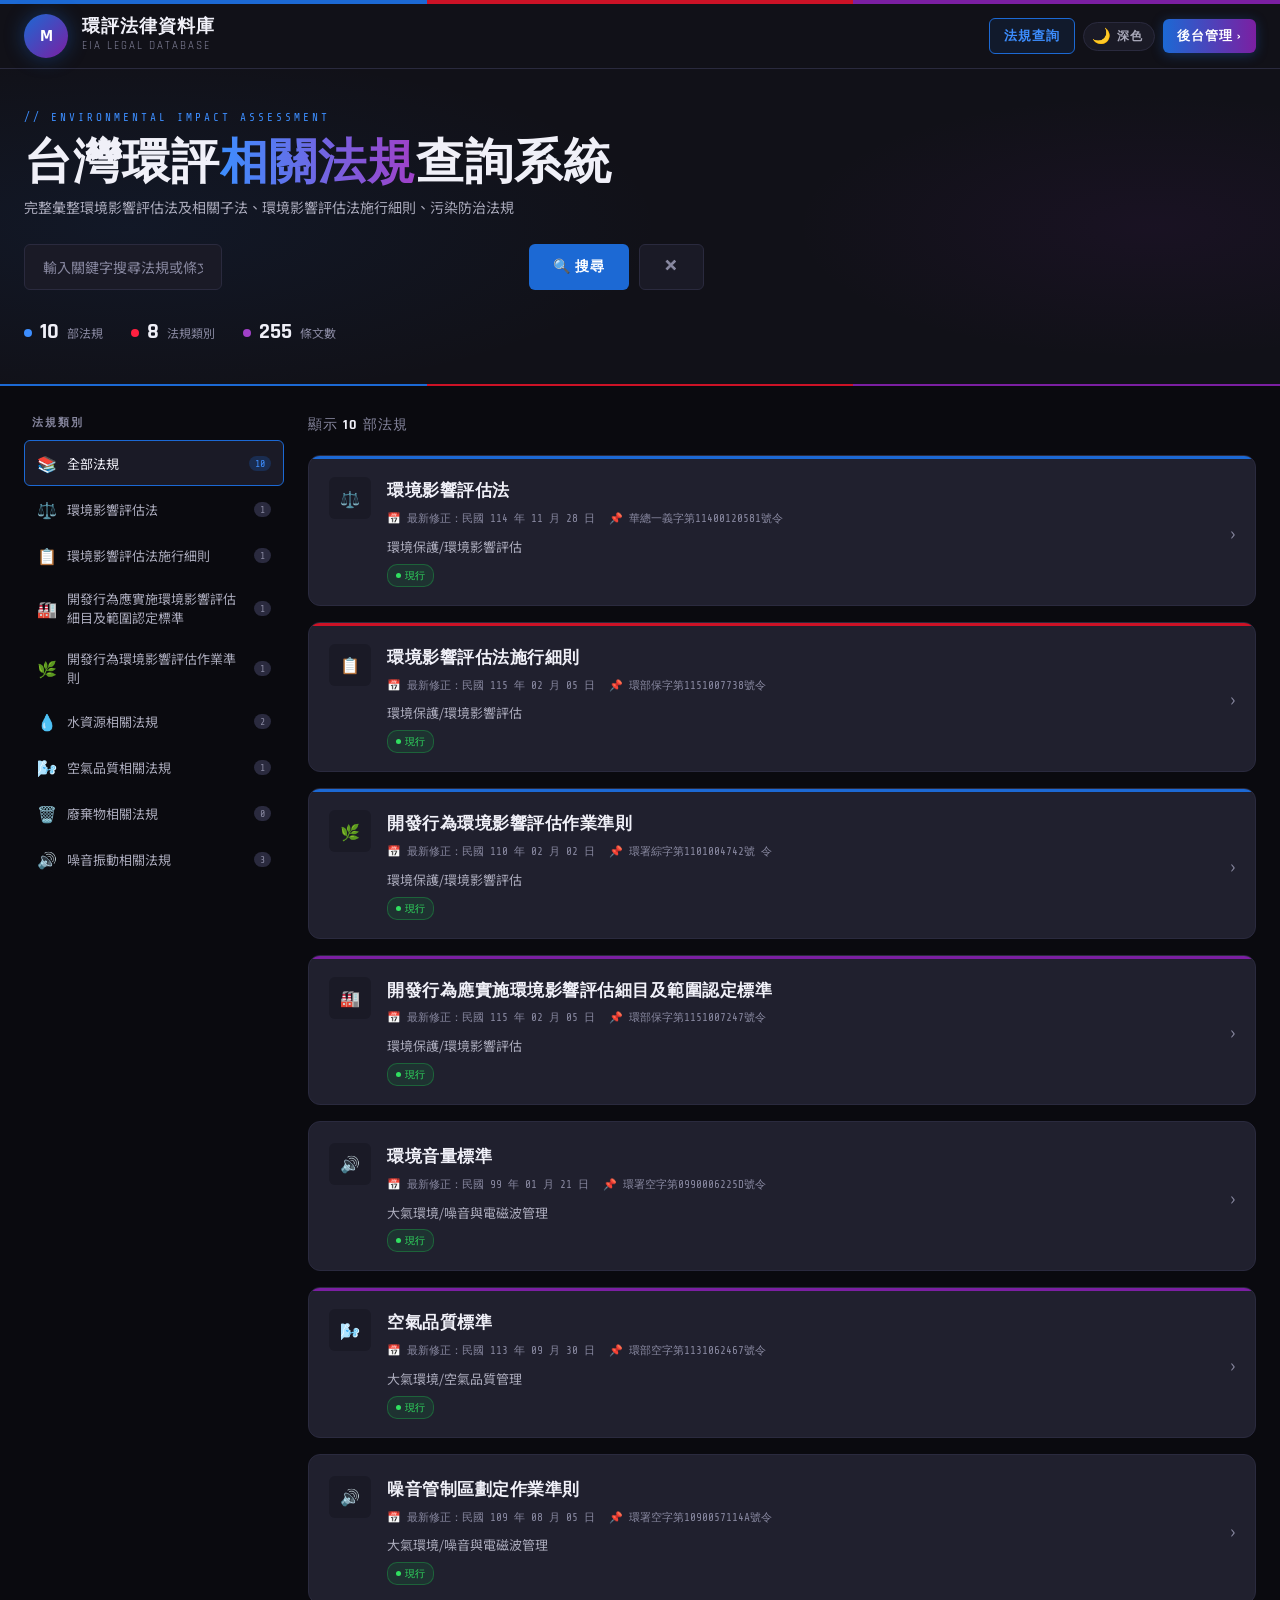
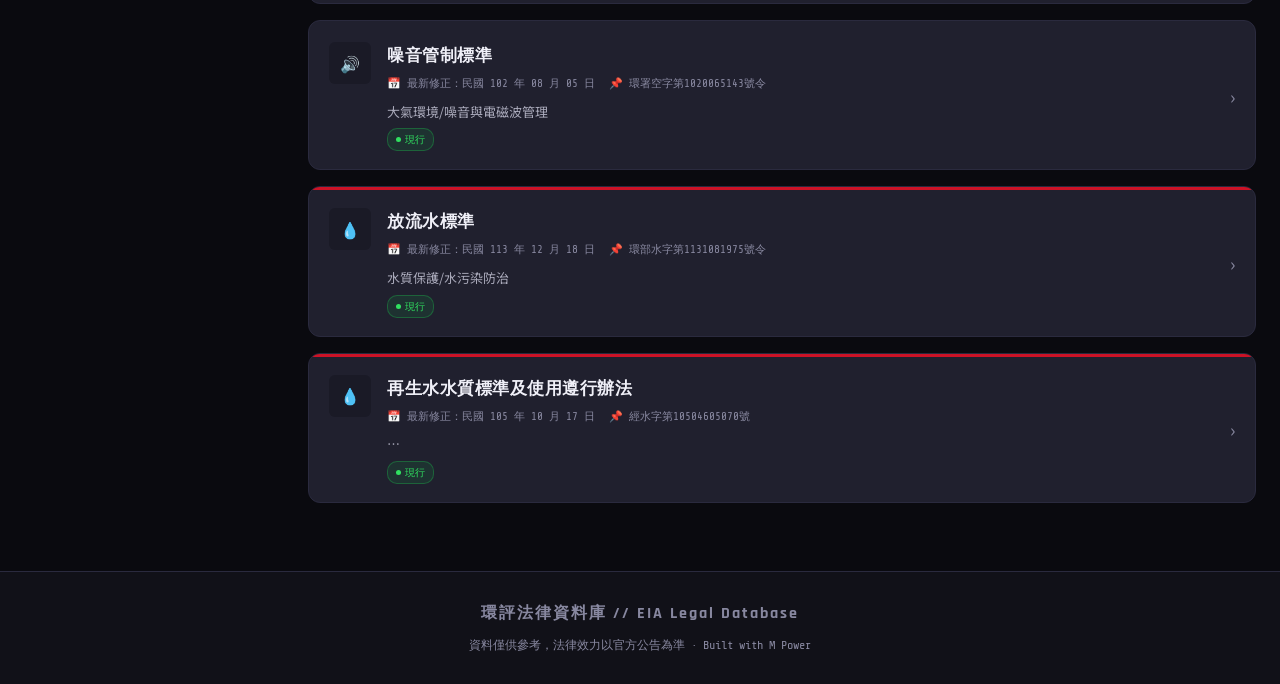
<file: index (1).html>
<!DOCTYPE html>
<html lang="zh-TW">
<head>
  <meta charset="UTF-8" />
  <meta name="viewport" content="width=device-width, initial-scale=1.0" />
  <title>環評法律資料庫 | EIA Legal Database</title>
  <link rel="stylesheet" href="style.css" />
  <style>
    /* ── Search Results Panel ── */
    .search-wrap { position: relative; flex: 1; }

    .search-results-panel {
      position: absolute;
      top: calc(100% + 8px);
      left: 0; right: 0;
      background: #1A1A26;
      border: 1px solid var(--m-blue);
      border-radius: var(--radius-lg);
      box-shadow: 0 16px 48px rgba(0,0,0,0.6);
      z-index: 500;
      overflow: hidden;
      max-height: 480px;
      display: flex;
      flex-direction: column;
      animation: dropIn 0.18s ease;
    }
    @keyframes dropIn {
      from { opacity:0; transform:translateY(-8px); }
      to   { opacity:1; transform:translateY(0); }
    }
    .srp-header {
      padding: 10px 16px;
      background: var(--m-surface);
      border-bottom: 1px solid var(--m-border);
      display: flex;
      align-items: center;
      justify-content: space-between;
      font-size: 11px;
      font-family: var(--font-mono);
      color: var(--m-grey);
      flex-shrink: 0;
    }
    .srp-header strong { color: var(--m-blue-lt); }
    .srp-close {
      background: none; border: none; color: var(--m-grey);
      cursor: pointer; font-size: 14px; padding: 2px 6px;
      border-radius: 4px; transition: color 0.15s;
    }
    .srp-close:hover { color: var(--m-white); }
    .srp-list { overflow-y: auto; flex: 1; }
    .srp-law-group { border-bottom: 1px solid var(--m-border); }
    .srp-law-group:last-child { border-bottom: none; }
    .srp-law-title {
      padding: 8px 16px 6px;
      display: flex;
      align-items: center;
      gap: 8px;
      font-family: var(--font-display);
      font-size: 12px;
      font-weight: 700;
      color: var(--m-grey);
      letter-spacing: 0.5px;
      background: rgba(255,255,255,0.02);
      position: sticky;
      top: 0;
    }
    .srp-law-icon { font-size: 14px; }
    .srp-article-hit {
      padding: 10px 16px 10px 36px;
      cursor: pointer;
      border-top: 1px solid var(--m-border);
      transition: background 0.15s;
      display: flex;
      flex-direction: column;
      gap: 4px;
    }
    .srp-article-hit:hover { background: rgba(28,105,212,0.12); }
    .srp-art-num {
      font-family: var(--font-mono);
      font-size: 11px;
      color: var(--m-blue-lt);
    }
    .srp-art-snippet {
      font-size: 12px;
      color: var(--m-grey-lt);
      line-height: 1.6;
      display: -webkit-box;
      -webkit-line-clamp: 2;
      -webkit-box-orient: vertical;
      overflow: hidden;
    }
    .srp-art-snippet mark {
      background: rgba(255,210,0,0.25);
      color: #FFD600;
      border-radius: 2px;
      padding: 0 2px;
      font-style: normal;
    }
    .srp-no-result {
      padding: 28px;
      text-align: center;
      color: var(--m-grey);
      font-size: 13px;
    }
    .srp-no-result span { font-size: 28px; display: block; margin-bottom: 8px; }

    /* ── Keyword highlight in modal ── */
    .article-content mark {
      background: rgba(255,210,0,0.22);
      color: #FFD600;
      border-radius: 2px;
      padding: 0 2px;
    }
    .article-block.highlighted {
      border-color: var(--m-blue);
      background: rgba(28,105,212,0.08);
      box-shadow: 0 0 0 2px rgba(28,105,212,0.2);
    }

    /* ── Jump anchor pulse animation ── */
    @keyframes pulse-border {
      0%   { box-shadow: 0 0 0 0   rgba(28,105,212,0.7); }
      50%  { box-shadow: 0 0 0 8px rgba(28,105,212,0); }
      100% { box-shadow: 0 0 0 0   rgba(28,105,212,0); }
    }
    .article-block.jump-target {
      animation: pulse-border 0.9s ease 2;
    }

    /* ── Modal internal search bar ── */
    .modal-search-bar {
      display: flex;
      align-items: center;
      gap: 8px;
      padding: 10px 16px;
      border-bottom: 1px solid var(--m-border);
      background: var(--m-surface);
    }
    .modal-search-input {
      flex: 1;
      background: var(--m-black);
      border: 1px solid var(--m-border);
      border-radius: var(--radius);
      padding: 7px 12px;
      color: var(--m-white);
      font-family: var(--font-body);
      font-size: 13px;
      outline: none;
      transition: border-color 0.2s;
    }
    .modal-search-input:focus { border-color: var(--m-blue); }
    .modal-search-input::placeholder { color: var(--m-grey); }
    .modal-nav-btn {
      background: var(--m-surface);
      border: 1px solid var(--m-border);
      border-radius: var(--radius);
      color: var(--m-grey-lt);
      padding: 6px 12px;
      font-size: 13px;
      cursor: pointer;
      transition: all 0.15s;
      white-space: nowrap;
    }
    .modal-nav-btn:hover { border-color: var(--m-blue); color: var(--m-blue-lt); }
    .modal-nav-count {
      font-family: var(--font-mono);
      font-size: 11px;
      color: var(--m-grey);
      white-space: nowrap;
      min-width: 60px;
      text-align: center;
    }

    /* ── Chapter nav pills inside modal ── */
    .chapter-nav {
      display: flex;
      gap: 6px;
      padding: 10px 16px;
      overflow-x: auto;
      border-bottom: 1px solid var(--m-border);
      background: var(--m-surface);
      flex-shrink: 0;
    }
    .chapter-nav::-webkit-scrollbar { height: 3px; }
    .ch-pill {
      background: var(--m-border);
      border: 1px solid transparent;
      border-radius: 20px;
      color: var(--m-grey);
      font-size: 11px;
      font-family: var(--font-display);
      font-weight: 600;
      padding: 4px 12px;
      cursor: pointer;
      white-space: nowrap;
      transition: all 0.15s;
      flex-shrink: 0;
    }
    .ch-pill:hover  { background: var(--m-surface); color: var(--m-white); border-color: var(--m-border); }
    .ch-pill.active { background: rgba(28,105,212,0.15); border-color: var(--m-blue); color: var(--m-blue-lt); }

    /* ── Search mode banner in content area ── */
    .search-mode-banner {
      background: rgba(28,105,212,0.08);
      border: 1px solid rgba(28,105,212,0.25);
      border-radius: var(--radius);
      padding: 10px 16px;
      margin-bottom: 14px;
      display: flex;
      align-items: center;
      gap: 10px;
      font-size: 13px;
      color: var(--m-grey-lt);
    }
    .search-mode-banner strong { color: var(--m-blue-lt); }
    .search-clear-btn {
      margin-left: auto;
      background: none;
      border: 1px solid var(--m-border);
      border-radius: var(--radius);
      color: var(--m-grey);
      font-size: 12px;
      padding: 4px 10px;
      cursor: pointer;
      transition: all 0.15s;
    }
    .search-clear-btn:hover { border-color: var(--m-red); color: var(--m-red-lt); }

    /* ── Article hit count badge on card ── */
    .hit-badge {
      display: inline-flex;
      align-items: center;
      gap: 4px;
      background: rgba(28,105,212,0.15);
      border: 1px solid rgba(28,105,212,0.4);
      color: var(--m-blue-lt);
      font-size: 10px;
      font-family: var(--font-mono);
      padding: 2px 8px;
      border-radius: 10px;
      margin-left: 6px;
    }
  </style>
</head>
<body>

<!-- ══ HEADER ══ -->
<header class="site-header">
  <div class="m-stripe"></div>
  <div class="header-inner">
    <a href="index.html" class="logo">
      <div class="logo-badge">M</div>
      <div class="logo-text">
        <span class="logo-title">環評法律資料庫</span>
        <span class="logo-sub">EIA Legal Database</span>
      </div>
    </a>
    <nav class="header-nav">
      <a href="index.html" class="nav-link active">法規查詢</a>

      <!-- 主題切換 -->
      <div style="position:relative;" id="themeWrap">
        <button class="theme-btn" onclick="toggleThemeMenu()" id="themeBtn">
          <span class="theme-icon" id="themeIcon">🌙</span>
          <span id="themeLabel">深色</span>
        </button>
        <div class="theme-menu" id="themeMenu">
          <div class="theme-menu-header">顯示主題</div>
          <div class="theme-menu-item" id="tmi-auto" onclick="setThemeMode('auto')">
            <span class="tmi-icon">🌤</span>
            <div class="tmi-info">
              <div class="tmi-label">自動（台中日照）</div>
              <div class="tmi-sub" id="tmiAutoSub">依日出日落自動切換</div>
            </div>
            <span class="tmi-check">✓</span>
          </div>
          <div class="theme-menu-item" id="tmi-light" onclick="setThemeMode('light')">
            <span class="tmi-icon">☀️</span>
            <div class="tmi-info">
              <div class="tmi-label">淡色模式</div>
              <div class="tmi-sub">白底深字</div>
            </div>
            <span class="tmi-check">✓</span>
          </div>
          <div class="theme-menu-item active" id="tmi-dark" onclick="setThemeMode('dark')">
            <span class="tmi-icon">🌙</span>
            <div class="tmi-info">
              <div class="tmi-label">深色模式</div>
              <div class="tmi-sub">BMW M Power 風格</div>
            </div>
            <span class="tmi-check">✓</span>
          </div>
        </div>
      </div>

      <a href="admin.html" class="nav-link btn-admin">後台管理 ›</a>
    </nav>
  </div>
  <!-- 台中日照資訊條 -->
  <div class="sun-bar" id="sunBar" style="display:none;">
    <span class="sun-bar-item">📍 台中</span>
    <span class="sun-bar-sep">|</span>
    <span class="sun-bar-item">🌅 <span id="sunRise">—</span></span>
    <span class="sun-bar-item">🌇 <span id="sunSet">—</span></span>
    <span class="sun-bar-sep">|</span>
    <div class="sun-progress"><div class="sun-progress-fill" id="sunFill" style="width:0%"></div></div>
    <span class="sun-bar-item" id="sunStatus" style="color:var(--m-grey-lt);"></span>
  </div>
</header>

<!-- ══ HERO ══ -->
<section class="hero">
  <div class="hero-inner">
    <p class="hero-eyebrow">// Environmental Impact Assessment</p>
    <h1 class="hero-title">台灣環評<span>相關法規</span>查詢系統</h1>
    <p class="hero-desc">完整彙整環境影響評估法及相關子法、環境影響評估法施行細則、污染防治法規</p>

    <div class="search-bar">
      <div class="search-wrap" id="searchWrap">
        <input
          type="text" id="searchInput" class="search-input"
          placeholder="輸入關鍵字搜尋法規或條文內容..."
          autocomplete="off"
          oninput="onSearchInput()"
          onkeydown="onSearchKey(event)"
        />
        <!-- Instant results panel -->
        <div class="search-results-panel" id="srpPanel" style="display:none;">
          <div class="srp-header">
            <span>找到 <strong id="srpCount">0</strong> 筆符合條文</span>
            <button class="srp-close" onclick="closeSrp()">✕</button>
          </div>
          <div class="srp-list" id="srpList"></div>
        </div>
      </div>
      <button class="search-btn" onclick="doSearch()">🔍 搜尋</button>
      <button class="search-btn" style="background:var(--m-surface);border:1px solid var(--m-border);color:var(--m-grey);" onclick="clearSearch()" title="清除搜尋">✕</button>
    </div>

    <div class="stats-bar">
      <div class="stat-item">
        <span class="stat-dot blue"></span>
        <span class="stat-num" id="statTotal">0</span>
        <span class="stat-label">部法規</span>
      </div>
      <div class="stat-item">
        <span class="stat-dot red"></span>
        <span class="stat-num" id="statCats">0</span>
        <span class="stat-label">法規類別</span>
      </div>
      <div class="stat-item">
        <span class="stat-dot violet"></span>
        <span class="stat-num" id="statArticles">0</span>
        <span class="stat-label">條文數</span>
      </div>
    </div>
  </div>
</section>

<div class="m-stripe-thin"></div>

<!-- ══ LAYOUT ══ -->
<div class="layout">
  <aside class="sidebar">
    <div class="sidebar-section">
      <p class="sidebar-title">法規類別</p>
      <div id="categoryList"></div>
    </div>
  </aside>

  <main class="content-area">
    <div id="searchBanner" style="display:none;"></div>
    <div class="toolbar">
      <span class="toolbar-left">
        顯示 <strong id="countLabel">0</strong> 部法規
      </span>
    </div>
    <div class="laws-grid" id="lawsGrid"></div>
  </main>
</div>

<!-- ══ MODAL ══ -->
<div class="modal-backdrop" id="modalBackdrop" onclick="closeModal(event)">
  <div class="modal" id="modal">
    <div class="m-stripe modal-stripe"></div>
    <div class="modal-header" id="modalHeader"></div>

    <!-- Chapter navigation pills -->
    <div class="chapter-nav" id="chapterNav"></div>

    <!-- In-modal keyword search -->
    <div class="modal-search-bar" id="modalSearchBar">
      <input type="text" class="modal-search-input" id="modalSearchInput"
        placeholder="在本法條文中搜尋..."
        oninput="modalSearch()"
        onkeydown="if(event.key==='Enter') modalNavNext()"
      />
      <span class="modal-nav-count" id="modalNavCount"></span>
      <button class="modal-nav-btn" onclick="modalNavPrev()" title="上一個">↑</button>
      <button class="modal-nav-btn" onclick="modalNavNext()" title="下一個">↓</button>
    </div>

    <div class="modal-body" id="modalBody"></div>

    <!-- Attachments section at bottom of modal -->
    <div class="modal-attach-section" id="modalAttachSection" style="display:none;">
      <div class="modal-attach-title">📎 附件下載</div>
      <div class="modal-attach-grid" id="modalAttachGrid"></div>
    </div>
  </div>
</div>

<!-- ══ FILE PREVIEW OVERLAY ══ -->
<div class="pdf-preview-backdrop" id="previewBackdrop" onclick="closePreview(event)">
  <div class="pdf-preview-toolbar">
    <span class="pdf-preview-title" id="previewTitle"></span>
    <button class="modal-nav-btn" onclick="downloadPreviewFile()">⬇️ 下載</button>
    <button class="modal-nav-btn" onclick="closePreviewDirect()" style="border-color:var(--m-red);color:var(--m-red-lt);">✕ 關閉</button>
  </div>
  <iframe class="pdf-preview-frame"  id="previewFrame"    style="display:none;"></iframe>
  <img    class="img-preview-frame"  id="previewImg"      style="display:none;" alt="預覽" />
</div>

<!-- ══ FOOTER ══ -->
<footer class="site-footer">
  <div class="footer-inner">
    <div class="footer-logo">環評法律資料庫 // EIA Legal Database</div>
    <div class="footer-copy">資料僅供參考，法律效力以官方公告為準 · Built with M Power</div>
  </div>
</footer>

<script>
// ══════════════════════════════
// THEME & SUN (台中日照)
// ══════════════════════════════

// 台中座標
const TAICHUNG_LAT = 24.1477;
const TAICHUNG_LNG = 120.6736;

let themeMode    = localStorage.getItem('eia-theme') || 'dark'; // auto | light | dark
let sunriseMin   = 360;  // 預設 06:00（分鐘）
let sunsetMin    = 1080; // 預設 18:00（分鐘）
let sunCheckTimer = null;

// ── 套用主題 ──
function applyTheme(mode) {
  const now     = new Date();
  const nowMin  = now.getHours() * 60 + now.getMinutes();
  const isDark  = mode === 'dark' || (mode === 'auto' && (nowMin < sunriseMin || nowMin >= sunsetMin));

  document.documentElement.setAttribute('data-theme', isDark ? 'dark' : 'light');

  const icon  = document.getElementById('themeIcon');
  const label = document.getElementById('themeLabel');
  const dot   = document.getElementById('themeAutoDot');

  if (mode === 'auto') {
    icon.textContent  = isDark ? '🌙' : '☀️';
    label.textContent = '自動';
    document.getElementById('themeBtn').innerHTML =
      `<span class="theme-icon">${isDark ? '🌙' : '☀️'}</span>` +
      `<span class="theme-auto-dot"></span>` +
      `<span>自動</span>`;
  } else {
    document.getElementById('themeBtn').innerHTML =
      `<span class="theme-icon">${mode === 'dark' ? '🌙' : '☀️'}</span>` +
      `<span>${mode === 'dark' ? '深色' : '淡色'}</span>`;
  }

  // 更新選單 active 狀態
  ['auto','light','dark'].forEach(m => {
    const el = document.getElementById('tmi-' + m);
    if (el) el.classList.toggle('active', m === mode);
  });
}

// ── 設定模式 ──
function setThemeMode(mode) {
  themeMode = mode;
  localStorage.setItem('eia-theme', mode);
  applyTheme(mode);
  closeThemeMenu();
  if (mode === 'auto') {
    fetchSunTimes();
    document.getElementById('sunBar').style.display = 'flex';
  } else {
    document.getElementById('sunBar').style.display = 'none';
  }
}

// ── 選單開關 ──
function toggleThemeMenu() {
  document.getElementById('themeMenu').classList.toggle('open');
}
function closeThemeMenu() {
  document.getElementById('themeMenu').classList.remove('open');
}
document.addEventListener('click', e => {
  const wrap = document.getElementById('themeWrap');
  if (wrap && !wrap.contains(e.target)) closeThemeMenu();
});

// ── 取得台中日出日落（Open-Meteo，免費無 key）──
async function fetchSunTimes() {
  try {
    const today = new Date().toISOString().slice(0,10);
    const url   = `https://api.open-meteo.com/v1/forecast?latitude=${TAICHUNG_LAT}&longitude=${TAICHUNG_LNG}&daily=sunrise,sunset&timezone=Asia%2FTaipei&start_date=${today}&end_date=${today}`;
    const res   = await fetch(url);
    const data  = await res.json();

    const riseStr = data.daily.sunrise[0]; // "2024-05-08T05:25"
    const setStr  = data.daily.sunset[0];  // "2024-05-08T18:42"

    const riseDate = new Date(riseStr);
    const setDate  = new Date(setStr);
    sunriseMin = riseDate.getHours() * 60 + riseDate.getMinutes();
    sunsetMin  = setDate.getHours()  * 60 + setDate.getMinutes();

    const fmt = d => d.toLocaleTimeString('zh-TW', { hour:'2-digit', minute:'2-digit', hour12: false });
    document.getElementById('sunRise').textContent = fmt(riseDate);
    document.getElementById('sunSet').textContent  = fmt(setDate);

    updateSunProgress();
    // 每分鐘更新進度條
    clearInterval(sunCheckTimer);
    sunCheckTimer = setInterval(() => {
      updateSunProgress();
      if (themeMode === 'auto') applyTheme('auto');
    }, 60000);

    // 更新選單副標題
    const sub = document.getElementById('tmiAutoSub');
    if (sub) sub.textContent = `日出 ${fmt(riseDate)} · 日落 ${fmt(setDate)}`;

    // 若目前是 auto 模式，重新套用主題
    if (themeMode === 'auto') applyTheme('auto');

  } catch(e) {
    // API 失敗：用預設時間靜默降級
    console.warn('Sun API failed, using defaults');
  }
}

// ── 更新進度條 ──
function updateSunProgress() {
  const now    = new Date();
  const nowMin = now.getHours() * 60 + now.getMinutes();
  const fill   = document.getElementById('sunFill');
  const status = document.getElementById('sunStatus');
  if (!fill) return;

  if (nowMin < sunriseMin) {
    fill.style.width = '0%';
    const diff = sunriseMin - nowMin;
    status.textContent = `距日出 ${Math.floor(diff/60)}h${diff%60}m`;
  } else if (nowMin >= sunsetMin) {
    fill.style.width = '100%';
    status.textContent = '夜間';
  } else {
    const pct = ((nowMin - sunriseMin) / (sunsetMin - sunriseMin) * 100).toFixed(1);
    fill.style.width = pct + '%';
    const remain = sunsetMin - nowMin;
    status.textContent = `距日落 ${Math.floor(remain/60)}h${remain%60}m`;
  }
}

// ── 初始化主題 ──
function initTheme() {
  applyTheme(themeMode);
  if (themeMode === 'auto') {
    fetchSunTimes();
    document.getElementById('sunBar').style.display = 'flex';
  }
}

// ══════════════════════════════
// ══════════════════════════════
let DB = { categories: [], laws: [] };
let currentCategory = 'all';
let searchQuery     = '';
let srpDebounce     = null;

// Modal internal search state
let modalHits    = [];   // array of article DOM elements matching modal search
let modalHitIdx  = -1;
let currentLaw   = null; // law currently open in modal

// ══════════════════════════════
// LOAD DATA
// ══════════════════════════════
async function loadData() {
  try {
    const res = await fetch('laws.json');
    if (res.ok) DB = await res.json();
  } catch (_) {}
  try {
    const saved = localStorage.getItem('eia-db');
    if (saved) {
      const p = JSON.parse(saved);
      if (p?.laws?.length || p?.categories?.length) DB = p;
    }
  } catch (_) {}

  // 補上 localStorage 中可能缺少的新類別
  const DEFAULT_CATS = [
    { id:'eia-main',        name:'環境影響評估法',                           icon:'⚖️',  color:'blue'   },
    { id:'eia-enforcement', name:'環境影響評估法施行細則',                    icon:'📋',  color:'red'    },
    { id:'pollution',       name:'開發行為應實施環境影響評估細目及範圍認定標準', icon:'🏭',  color:'purple' },
    { id:'nature',          name:'開發行為環境影響評估作業準則',               icon:'🌿',  color:'blue'   },
    { id:'water',           name:'水資源相關法規',                            icon:'💧',  color:'red'    },
    { id:'air',             name:'空氣品質相關法規',                          icon:'🌬️', color:'purple' },
    { id:'waste',           name:'廢棄物相關法規',                            icon:'🗑️', color:'green'  },
    { id:'noise',           name:'噪音污染相關法規',                          icon:'🔊',  color:'orange' },
  ];
  if (!DB.categories?.length) {
    DB.categories = DEFAULT_CATS;
  } else {
    const existingIds = new Set(DB.categories.map(c => c.id));
    DEFAULT_CATS.forEach(cat => {
      if (!existingIds.has(cat.id)) DB.categories.push(cat);
    });
  }

  renderStats();
  renderCategories();
  renderLaws();
}

// ══════════════════════════════
// STATS
// ══════════════════════════════
function renderStats() {
  document.getElementById('statTotal').textContent = DB.laws.length;
  document.getElementById('statCats').textContent  = DB.categories.length;
  let t = 0;
  DB.laws.forEach(l => l.chapters?.forEach(c => t += c.articles?.length || 0));
  document.getElementById('statArticles').textContent = t;
}

// ══════════════════════════════
// CATEGORIES
// ══════════════════════════════
function catIconHtml(cat, size = 16) {
  if (cat?.iconType === 'image' && cat?.iconData) {
    return `<img src="${cat.iconData}" style="width:${size}px;height:${size}px;object-fit:cover;border-radius:3px;vertical-align:middle;">`;
  }
  return `<span class="cat-icon">${cat?.icon || cat?.iconData || '📁'}</span>`;
}

function renderCategories() {
  const container = document.getElementById('categoryList');
  const countMap  = {};
  DB.laws.forEach(l => { countMap[l.category] = (countMap[l.category]||0)+1; });

  container.innerHTML = '';

  const allBtn = makeBtn('cat-btn'+(currentCategory==='all'?' active':''), 'blue',
    `<span class="cat-icon">📚</span>全部法規<span class="cat-count">${DB.laws.length}</span>`,
    () => setCategory('all'));
  container.appendChild(allBtn);

  DB.categories.forEach(cat => {
    const btn = makeBtn('cat-btn'+(currentCategory===cat.id?' active':''), cat.color,
      `${catIconHtml(cat)}${esc(cat.name)}<span class="cat-count">${countMap[cat.id]||0}</span>`,
      () => setCategory(cat.id));
    container.appendChild(btn);
  });
}
function makeBtn(cls, color, html, fn) {
  const b = document.createElement('button');
  b.className = cls; b.setAttribute('data-color', color);
  b.innerHTML = html; b.onclick = fn;
  return b;
}
function setCategory(id) { currentCategory = id; renderCategories(); renderLaws(); }

// ══════════════════════════════
// LAWS GRID
// ══════════════════════════════
function renderLaws() {
  const grid = document.getElementById('lawsGrid');
  const q    = searchQuery.trim().toLowerCase();

  // Filter laws
  const filtered = DB.laws.filter(l => {
    const matchCat = currentCategory === 'all' || l.category === currentCategory;
    if (!q) return matchCat;
    const matchSearch =
      l.title.toLowerCase().includes(q) ||
      (l.summary||'').toLowerCase().includes(q) ||
      l.chapters?.some(ch =>
        ch.title?.toLowerCase().includes(q) ||
        ch.articles?.some(a =>
          a.number?.toLowerCase().includes(q) ||
          a.content?.toLowerCase().includes(q)
        )
      );
    return matchCat && matchSearch;
  });

  document.getElementById('countLabel').textContent = filtered.length;

  // Search mode banner
  const banner = document.getElementById('searchBanner');
  if (q) {
    banner.style.display = 'block';
    banner.innerHTML = `
      <div class="search-mode-banner">
        🔍 搜尋「<strong>${esc(searchQuery)}</strong>」，共找到
        <strong>${filtered.length}</strong> 部相關法規
        <button class="search-clear-btn" onclick="clearSearch()">✕ 清除搜尋</button>
      </div>`;
  } else {
    banner.style.display = 'none';
  }

  grid.innerHTML = '';
  if (!filtered.length) {
    grid.innerHTML = `
      <div class="empty-state">
        <div class="empty-icon">🔍</div>
        <div class="empty-title">找不到相關法規</div>
        <div class="empty-desc">請嘗試其他關鍵字或選擇不同類別</div>
      </div>`;
    return;
  }

  filtered.forEach(law => {
    const cat   = DB.categories.find(c => c.id === law.category);
    const color = cat?.color || 'blue';

    // Count matching articles when searching
    let hitCount = 0;
    if (q) {
      law.chapters?.forEach(ch =>
        ch.articles?.forEach(a => {
          if (a.content?.toLowerCase().includes(q) || a.number?.toLowerCase().includes(q))
            hitCount++;
        })
      );
    }

    const card = document.createElement('div');
    card.className = 'law-card';
    card.setAttribute('data-color', color);
    const hitBadge = (q && hitCount)
      ? `<span class="hit-badge">🎯 符合 ${hitCount} 條</span>` : '';
    card.innerHTML = `
      <div class="law-card-stripe"></div>
      <div class="law-card-body">
        <div class="law-card-icon-wrap">${catIconHtml(cat,22)}</div>
        <div class="law-card-info">
          <div class="law-card-title">${esc(law.title)}${hitBadge}</div>
          <div class="law-card-meta">
            <span>📅 最新修正：${law.lastAmended||'—'}</span>
            <span>📌 ${law.lawNumber||'—'}</span>
          </div>
          <div class="law-card-summary">${esc(law.summary||'')}</div>
          <div class="status-badge">
            <span class="status-dot"></span>${law.status||'現行'}
          </div>
        </div>
        <span class="law-card-arrow">›</span>
      </div>`;
    card.onclick = () => openModal(law, q);
    grid.appendChild(card);
  });
}

// ══════════════════════════════
// INSTANT SEARCH (dropdown)
// ══════════════════════════════
function onSearchInput() {
  clearTimeout(srpDebounce);
  srpDebounce = setTimeout(buildSrp, 200);
}

function onSearchKey(e) {
  if (e.key === 'Enter') { doSearch(); closeSrp(); }
  if (e.key === 'Escape') closeSrp();
}

function buildSrp() {
  const q   = document.getElementById('searchInput').value.trim().toLowerCase();
  const panel = document.getElementById('srpPanel');
  const list  = document.getElementById('srpList');

  if (!q || q.length < 1) { closeSrp(); return; }

  // Collect article-level hits across all laws
  const hits = [];
  DB.laws.forEach(law => {
    const cat = DB.categories.find(c => c.id === law.category);
    (law.chapters || []).forEach(ch => {
      (ch.articles || []).forEach(art => {
        const haystack = (art.number + ' ' + art.content).toLowerCase();
        if (haystack.includes(q) || law.title.toLowerCase().includes(q)) {
          hits.push({ law, cat, ch, art });
        }
      });
    });
  });

  document.getElementById('srpCount').textContent = hits.length;

  if (!hits.length) {
    list.innerHTML = `<div class="srp-no-result"><span>🔎</span>沒有符合「${esc(q)}」的條文</div>`;
    panel.style.display = 'flex';
    return;
  }

  // Group by law
  const grouped = {};
  hits.forEach(h => {
    if (!grouped[h.law.id]) grouped[h.law.id] = { law: h.law, cat: h.cat, arts: [] };
    grouped[h.law.id].arts.push(h);
  });

  list.innerHTML = '';
  Object.values(grouped).forEach(g => {
    const group = document.createElement('div');
    group.className = 'srp-law-group';
    group.innerHTML = `
      <div class="srp-law-title">
        <span class="srp-law-icon">${catIconHtml(g.cat,15)}</span>
        ${esc(g.law.title)}
        <span class="cat-count" style="margin-left:auto;">${g.arts.length}</span>
      </div>`;

    g.arts.slice(0, 6).forEach(h => {
      const row = document.createElement('div');
      row.className = 'srp-article-hit';
      const snippet = makeSnippet(h.art.content, q, 80);
      row.innerHTML = `
        <div class="srp-art-num">${esc(h.art.number)} · ${esc(h.ch.title)}</div>
        <div class="srp-art-snippet">${snippet}</div>`;
      row.onclick = () => {
        closeSrp();
        doSearch();
        openModal(h.law, q, h.art.number);
      };
      group.appendChild(row);
    });
    if (g.arts.length > 6) {
      const more = document.createElement('div');
      more.style.cssText = 'padding:6px 16px 8px 36px;font-size:11px;color:var(--m-grey);font-family:var(--font-mono);';
      more.textContent = `…還有 ${g.arts.length - 6} 條，點擊法規卡片查看全部`;
      group.appendChild(more);
    }
    list.appendChild(group);
  });

  panel.style.display = 'flex';
}

function closeSrp() {
  document.getElementById('srpPanel').style.display = 'none';
}

// ── Make highlighted snippet ──
function makeSnippet(text, q, maxLen) {
  const lower = (text||'').toLowerCase();
  const idx   = lower.indexOf(q.toLowerCase());
  if (idx < 0) return esc(text.slice(0, maxLen)) + (text.length > maxLen ? '…' : '');
  const start  = Math.max(0, idx - 20);
  const end    = Math.min(text.length, idx + q.length + 60);
  const prefix = start > 0 ? '…' : '';
  const suffix = end < text.length ? '…' : '';
  const chunk  = text.slice(start, end);
  return prefix + highlightKeyword(esc(chunk), esc(q)) + suffix;
}

function highlightKeyword(html, q) {
  if (!q) return html;
  // Case-insensitive replace (on escaped text)
  const re = new RegExp('(' + q.replace(/[.*+?^${}()|[\]\\]/g,'\\$&') + ')', 'gi');
  return html.replace(re, '<mark>$1</mark>');
}

// ══════════════════════════════
// SEARCH
// ══════════════════════════════
function doSearch() {
  searchQuery = document.getElementById('searchInput').value.trim();
  closeSrp();
  renderLaws();
}

function clearSearch() {
  document.getElementById('searchInput').value = '';
  searchQuery = '';
  closeSrp();
  renderLaws();
}

// Close SRP when clicking outside
document.addEventListener('click', e => {
  const wrap = document.getElementById('searchWrap');
  if (wrap && !wrap.contains(e.target)) closeSrp();
});

// ══════════════════════════════
// ATTACHMENTS (modal)
// ══════════════════════════════
const FILE_ICONS = {
  pdf:'📄', doc:'📝', docx:'📝', xls:'📊', xlsx:'📊',
  ppt:'📋', pptx:'📋', jpg:'🖼️', jpeg:'🖼️', png:'🖼️',
  gif:'🖼️', webp:'🖼️', zip:'🗜️', txt:'📃', csv:'📊',
};
function fileIcon(name) {
  const ext = (name||'').split('.').pop().toLowerCase();
  return FILE_ICONS[ext] || '📎';
}
function formatSize(bytes) {
  if (!bytes) return '';
  if (bytes < 1024)    return bytes + ' B';
  if (bytes < 1048576) return (bytes/1024).toFixed(1) + ' KB';
  return (bytes/1048576).toFixed(1) + ' MB';
}
function isPreviewable(name, type) {
  const ext = (name||'').split('.').pop().toLowerCase();
  return ext === 'pdf' || (type||'').startsWith('image/') || ['jpg','jpeg','png','gif','webp'].includes(ext);
}
function renderModalAttachments(law) {
  const section = document.getElementById('modalAttachSection');
  const grid    = document.getElementById('modalAttachGrid');
  const metas   = law.attachments || [];
  if (!metas.length) { section.style.display = 'none'; return; }
  grid.innerHTML = '';
  metas.forEach(meta => {
    let data = null;
    try { data = localStorage.getItem(meta.dataKey); } catch(_) {}
    const canPreview = isPreviewable(meta.name, meta.type);
    const chip = document.createElement('div');
    chip.className = 'modal-attach-chip';
    chip.innerHTML = `
      <span class="chip-icon">${fileIcon(meta.name)}</span>
      <div class="chip-info">
        <span class="chip-name" title="${esc(meta.name)}">${esc(meta.name)}</span>
        <span class="chip-meta">${formatSize(meta.size)}</span>
      </div>
      <span class="chip-action">${canPreview ? '👁 預覽' : '⬇ 下載'}</span>`;
    if (data) {
      chip.onclick = () => canPreview ? openPreview(meta.name, meta.type, data) : downloadFile(meta.name, data);
    } else {
      chip.style.opacity = '0.4'; chip.style.cursor = 'default';
      chip.querySelector('.chip-action').textContent = '⚠ 遺失';
    }
    grid.appendChild(chip);
  });
  section.style.display = 'block';
}
let previewData = null, previewName = null;
function openPreview(name, type, data) {
  previewData = data; previewName = name;
  document.getElementById('previewTitle').textContent = name;
  const frame = document.getElementById('previewFrame');
  const img   = document.getElementById('previewImg');
  const ext   = name.split('.').pop().toLowerCase();
  if (ext === 'pdf' || type === 'application/pdf') {
    frame.src = data; frame.style.display = 'block'; img.style.display = 'none';
  } else {
    img.src = data; img.style.display = 'block'; frame.style.display = 'none';
  }
  document.getElementById('previewBackdrop').classList.add('open');
}
function downloadFile(name, data) {
  const a = document.createElement('a'); a.href = data; a.download = name; a.click();
}
function downloadPreviewFile() { if (previewData && previewName) downloadFile(previewName, previewData); }
function closePreview(e) { if (e.target === document.getElementById('previewBackdrop')) closePreviewDirect(); }
function closePreviewDirect() {
  document.getElementById('previewBackdrop').classList.remove('open');
  document.getElementById('previewFrame').src = '';
  document.getElementById('previewImg').src   = '';
}

// ══════════════════════════════
// MODAL
// ══════════════════════════════
function openModal(law, highlightQ, jumpToArtNum) {
  currentLaw = law;
  const cat  = DB.categories.find(c => c.id === law.category);
  const q    = (highlightQ||'').trim();

  // ── Header ──
  document.getElementById('modalHeader').innerHTML = `
    <span class="modal-icon">${catIconHtml(cat,28)}</span>
    <div class="modal-header-info">
      <div class="modal-title">${esc(law.title)}</div>
      <div class="modal-meta">
        <span>📅 ${law.lastAmended||'—'}</span>
        <span>📌 ${law.lawNumber||'—'}</span>
        <span>🗂 ${cat?.name||'—'}</span>
      </div>
    </div>
    <button class="modal-close" onclick="closeModalDirect()">✕</button>`;

  // ── Chapter nav pills ──
  const chNav = document.getElementById('chapterNav');
  if ((law.chapters||[]).length > 1) {
    chNav.style.display = 'flex';
    chNav.innerHTML = (law.chapters||[]).map((ch, i) =>
      `<button class="ch-pill" id="chpill-${i}" onclick="scrollToChapter(${i})">${esc(ch.title)}</button>`
    ).join('');
  } else {
    chNav.style.display = 'none';
    chNav.innerHTML = '';
  }

  // ── Body ──
  const body = document.getElementById('modalBody');
  let html = '';
  if (law.summary) html += `<div class="law-summary-box">📋 ${esc(law.summary)}</div>`;

  (law.chapters||[]).forEach((ch, ci) => {
    html += `<div class="chapter-block" id="modal-ch-${ci}">`;
    html += `<div class="chapter-title">${esc(ch.title)}</div>`;
    (ch.articles||[]).forEach((art, ai) => {
      const artId = `modal-art-${ci}-${ai}`;
      const contentHtml = q
        ? highlightKeyword(escNl(art.content), q)
        : escNl(art.content);
      const isHit = q && (
        (art.content||'').toLowerCase().includes(q.toLowerCase()) ||
        (art.number||'').toLowerCase().includes(q.toLowerCase())
      );
      html += `
        <div class="article-block${isHit?' highlighted':''}" id="${artId}" data-art-num="${esc(art.number)}">
          <div class="article-number">${esc(art.number)}</div>
          <div class="article-content">${contentHtml}</div>
        </div>`;
    });
    html += `</div>`;
  });

  if (!html) html = '<div class="empty-state"><div class="empty-icon">📂</div><div class="empty-title">尚無條文內容</div></div>';
  body.innerHTML = html;

  // ── Pre-fill modal search if we have a query ──
  const msi = document.getElementById('modalSearchInput');
  if (q) { msi.value = q; modalSearch(); }
  else   { msi.value = ''; clearModalSearch(); }

  document.getElementById('modalBackdrop').classList.add('open');
  document.body.style.overflow = 'hidden';

  // ── Render attachments ──
  renderModalAttachments(law);

  // ── Jump to specific article ──
  if (jumpToArtNum) {
    requestAnimationFrame(() => {
      const el = body.querySelector(`[data-art-num="${CSS.escape(jumpToArtNum)}"]`);
      if (el) {
        el.scrollIntoView({ block: 'center', behavior: 'smooth' });
        el.classList.add('jump-target');
        setTimeout(() => el.classList.remove('jump-target'), 2000);
      }
    });
  } else if (q) {
    // Jump to first highlighted article
    requestAnimationFrame(() => {
      const first = body.querySelector('.article-block.highlighted');
      if (first) first.scrollIntoView({ block: 'center', behavior: 'smooth' });
    });
  }

  // Update chapter pills on scroll
  body.onscroll = () => updateActivePill(law.chapters||[]);
}

// ── Chapter nav ──
function scrollToChapter(ci) {
  const el = document.getElementById(`modal-ch-${ci}`);
  if (el) el.scrollIntoView({ behavior: 'smooth', block: 'start' });
  document.querySelectorAll('.ch-pill').forEach((p,i) =>
    p.classList.toggle('active', i === ci));
}
function updateActivePill(chapters) {
  const body = document.getElementById('modalBody');
  const scrollTop = body.scrollTop + 60;
  let active = 0;
  chapters.forEach((_, ci) => {
    const el = document.getElementById(`modal-ch-${ci}`);
    if (el && el.offsetTop <= scrollTop) active = ci;
  });
  document.querySelectorAll('.ch-pill').forEach((p,i) =>
    p.classList.toggle('active', i === active));
}

// ══════════════════════════════
// MODAL INTERNAL SEARCH
// ══════════════════════════════
function modalSearch() {
  const q = document.getElementById('modalSearchInput').value.trim().toLowerCase();
  const body = document.getElementById('modalBody');
  modalHits = []; modalHitIdx = -1;

  // Remove existing highlights not from card-search (rebuild from currentLaw)
  if (!q) { clearModalSearch(); return; }

  // Re-render body with new highlight
  if (!currentLaw) return;
  const cat = DB.categories.find(c => c.id === currentLaw.category);
  let html = '';
  if (currentLaw.summary) html += `<div class="law-summary-box">📋 ${esc(currentLaw.summary)}</div>`;
  (currentLaw.chapters||[]).forEach((ch, ci) => {
    html += `<div class="chapter-block" id="modal-ch-${ci}">`;
    html += `<div class="chapter-title">${esc(ch.title)}</div>`;
    (ch.articles||[]).forEach((art, ai) => {
      const artId = `modal-art-${ci}-${ai}`;
      const isHit = art.content?.toLowerCase().includes(q) ||
                    art.number?.toLowerCase().includes(q);
      const contentHtml = isHit
        ? highlightKeyword(escNl(art.content), q)
        : escNl(art.content);
      html += `
        <div class="article-block${isHit?' highlighted':''}" id="${artId}" data-art-num="${esc(art.number)}">
          <div class="article-number">${esc(art.number)}</div>
          <div class="article-content">${contentHtml}</div>
        </div>`;
    });
    html += `</div>`;
  });
  body.innerHTML = html;
  body.onscroll = () => updateActivePill(currentLaw.chapters||[]);

  // Collect hits
  modalHits = Array.from(body.querySelectorAll('.article-block.highlighted'));
  updateModalNavCount();
  if (modalHits.length) { modalHitIdx = 0; scrollToHit(0); }
}

function clearModalSearch() {
  modalHits = []; modalHitIdx = -1;
  document.getElementById('modalNavCount').textContent = '';
  if (!currentLaw) return;
  const body = document.getElementById('modalBody');
  let html = '';
  if (currentLaw.summary) html += `<div class="law-summary-box">📋 ${esc(currentLaw.summary)}</div>`;
  (currentLaw.chapters||[]).forEach((ch, ci) => {
    html += `<div class="chapter-block" id="modal-ch-${ci}">`;
    html += `<div class="chapter-title">${esc(ch.title)}</div>`;
    (ch.articles||[]).forEach((art, ai) => {
      html += `
        <div class="article-block" id="modal-art-${ci}-${ai}" data-art-num="${esc(art.number)}">
          <div class="article-number">${esc(art.number)}</div>
          <div class="article-content">${escNl(art.content)}</div>
        </div>`;
    });
    html += `</div>`;
  });
  body.innerHTML = html;
  body.onscroll = () => updateActivePill(currentLaw.chapters||[]);
}

function modalNavNext() {
  if (!modalHits.length) return;
  modalHitIdx = (modalHitIdx + 1) % modalHits.length;
  scrollToHit(modalHitIdx);
}
function modalNavPrev() {
  if (!modalHits.length) return;
  modalHitIdx = (modalHitIdx - 1 + modalHits.length) % modalHits.length;
  scrollToHit(modalHitIdx);
}
function scrollToHit(i) {
  modalHits[i]?.scrollIntoView({ block: 'center', behavior: 'smooth' });
  updateModalNavCount();
}
function updateModalNavCount() {
  document.getElementById('modalNavCount').textContent =
    modalHits.length ? `${modalHitIdx+1} / ${modalHits.length}` : '無結果';
}

// ══════════════════════════════
// MODAL CLOSE
// ══════════════════════════════
function closeModal(e) {
  if (e.target === document.getElementById('modalBackdrop')) closeModalDirect();
}
function closeModalDirect() {
  document.getElementById('modalBackdrop').classList.remove('open');
  document.body.style.overflow = '';
  document.getElementById('modalAttachSection').style.display = 'none';
  currentLaw = null;
  modalHits = []; modalHitIdx = -1;
}
document.addEventListener('keydown', e => {
  if (e.key === 'Escape') {
    if (document.getElementById('previewBackdrop').classList.contains('open')) {
      closePreviewDirect(); return;
    }
    closeModalDirect();
  }
  if (document.getElementById('modalBackdrop').classList.contains('open')) {
    if (e.key === 'F3' || (e.ctrlKey && e.key === 'f')) {
      e.preventDefault();
      document.getElementById('modalSearchInput').focus();
    }
  }
});

// ══════════════════════════════
// UTILS
// ══════════════════════════════
function esc(s) {
  return (s||'').replace(/&/g,'&amp;').replace(/</g,'&lt;').replace(/>/g,'&gt;');
}
function escNl(s) {
  return esc(s).replace(/\n/g,'<br>');
}

// ══════════════════════════════
// INIT
// ══════════════════════════════
initTheme();
loadData();
</script>
</body>
</html>
</file>
<file: style.css>
/* ============================================
   環評法律資料庫 - BMW M Power Theme
   ============================================ */

@import url('https://fonts.googleapis.com/css2?family=Rajdhani:wght@400;500;600;700&family=Noto+Sans+TC:wght@300;400;500;700&family=Share+Tech+Mono&display=swap');

/* ── CSS Variables（深色主題，預設）── */
:root {
  --m-black:    #0A0A0F;
  --m-dark:     #111118;
  --m-surface:  #1A1A26;
  --m-card:     #20202E;
  --m-border:   #2A2A3E;

  --m-blue:     #1C69D4;
  --m-blue-lt:  #3D8EFF;
  --m-red:      #CC1226;
  --m-red-lt:   #FF2040;
  --m-violet:   #7B1FA2;
  --m-violet-lt:#A040C8;
  --m-green:    #1B8A4C;
  --m-green-lt: #30E06A;
  --m-orange:   #C45C00;
  --m-orange-lt:#FF8C30;

  --m-white:    #F0F0F8;
  --m-grey:     #8888A0;
  --m-grey-lt:  #AAAABB;

  --stripe-h:   4px;
  --radius:     6px;
  --radius-lg:  12px;

  --font-display: 'Rajdhani', sans-serif;
  --font-body:    'Noto Sans TC', sans-serif;
  --font-mono:    'Share Tech Mono', monospace;
}

/* ── 淡色主題覆蓋 ── */
[data-theme="light"] {
  --m-black:   #F2F4F8;
  --m-dark:    #E8ECF2;
  --m-surface: #FFFFFF;
  --m-card:    #FFFFFF;
  --m-border:  #D0D6E0;

  --m-blue:    #1558C0;
  --m-blue-lt: #1C69D4;
  --m-red:     #B01020;
  --m-red-lt:  #CC1226;
  --m-violet:  #6A1890;
  --m-violet-lt:#7B1FA2;
  --m-green:   #14703C;
  --m-green-lt:#1B8A4C;
  --m-orange:  #A84C00;
  --m-orange-lt:#C45C00;

  --m-white:   #1A1A2E;
  --m-grey:    #5A5A72;
  --m-grey-lt: #3A3A52;
}

/* ── 主題切換過渡動畫 ── */
body, body * {
  transition:
    background-color 0.35s ease,
    border-color     0.35s ease,
    color            0.25s ease,
    box-shadow       0.35s ease;
}
/* 排除動畫本身不需要 transition 的元素 */
.m-stripe, .m-stripe-thin, .m-stripe-vert,
.law-card-stripe, .modal-stripe { transition: none !important; }

/* ── 淡色主題細節修正 ── */
[data-theme="light"] body {
  background: var(--m-black);
}
[data-theme="light"] .site-header {
  box-shadow: 0 1px 8px rgba(0,0,0,0.1);
}
[data-theme="light"] .hero::before {
  background:
    radial-gradient(ellipse 60% 80% at 10% 50%, rgba(28,105,212,0.06) 0%, transparent 70%),
    radial-gradient(ellipse 40% 60% at 90% 50%, rgba(123,31,162,0.06) 0%, transparent 70%);
}
[data-theme="light"] .law-card {
  box-shadow: 0 1px 4px rgba(0,0,0,0.06);
}
[data-theme="light"] .law-card:hover {
  box-shadow: 0 6px 24px rgba(28,105,212,0.12);
}
[data-theme="light"] .modal {
  box-shadow: 0 20px 60px rgba(0,0,0,0.15);
}
[data-theme="light"] .article-block {
  background: #F8F9FC;
}
[data-theme="light"] .json-output {
  background: #F8F9FC;
}
[data-theme="light"] .paste-zone textarea {
  background: #F8F9FC !important;
}
[data-theme="light"] .search-results-panel {
  background: #FFFFFF;
  box-shadow: 0 12px 40px rgba(0,0,0,0.12);
}
[data-theme="light"] ::-webkit-scrollbar-track { background: #E8ECF2; }

/* ── 主題切換按鈕 ── */
.theme-btn {
  position: relative;
  display: flex;
  align-items: center;
  gap: 6px;
  background: var(--m-surface);
  border: 1px solid var(--m-border);
  border-radius: 20px;
  padding: 5px 12px 5px 8px;
  cursor: pointer;
  font-family: var(--font-display);
  font-size: 12px;
  font-weight: 600;
  color: var(--m-grey-lt);
  letter-spacing: 0.5px;
  white-space: nowrap;
  transition: all 0.2s !important;
}
.theme-btn:hover {
  border-color: var(--m-blue);
  color: var(--m-white);
}
.theme-icon { font-size: 15px; line-height: 1; }

/* ── 自動模式標記 ── */
.theme-auto-dot {
  width: 6px; height: 6px;
  border-radius: 50%;
  background: var(--m-green-lt);
  animation: pulse-dot 2s infinite;
  flex-shrink: 0;
}
@keyframes pulse-dot {
  0%, 100% { opacity: 1; transform: scale(1); }
  50%       { opacity: 0.5; transform: scale(0.7); }
}

/* ── 主題選單 ── */
.theme-menu {
  position: absolute;
  top: calc(100% + 8px);
  right: 0;
  background: var(--m-card);
  border: 1px solid var(--m-border);
  border-radius: var(--radius-lg);
  box-shadow: 0 12px 40px rgba(0,0,0,0.25);
  min-width: 220px;
  overflow: hidden;
  z-index: 300;
  opacity: 0;
  pointer-events: none;
  transform: translateY(-6px);
  transition: opacity 0.18s ease, transform 0.18s ease !important;
}
.theme-menu.open {
  opacity: 1;
  pointer-events: all;
  transform: translateY(0);
}
.theme-menu-header {
  padding: 10px 14px 6px;
  font-family: var(--font-mono);
  font-size: 10px;
  color: var(--m-grey);
  letter-spacing: 2px;
  text-transform: uppercase;
  border-bottom: 1px solid var(--m-border);
}
.theme-menu-item {
  display: flex;
  align-items: center;
  gap: 10px;
  padding: 11px 14px;
  cursor: pointer;
  transition: background 0.15s !important;
  border-bottom: 1px solid var(--m-border);
  font-size: 13px;
  color: var(--m-grey-lt);
}
.theme-menu-item:last-child { border-bottom: none; }
.theme-menu-item:hover { background: var(--m-surface); color: var(--m-white); }
.theme-menu-item.active { color: var(--m-blue-lt); }
.theme-menu-item.active .tmi-check { opacity: 1; }
.tmi-icon { font-size: 17px; }
.tmi-info { flex: 1; }
.tmi-label { font-weight: 500; }
.tmi-sub { font-size: 11px; color: var(--m-grey); margin-top: 1px; font-family: var(--font-mono); }
.tmi-check { opacity: 0; color: var(--m-blue-lt); font-size: 14px; transition: opacity 0.15s !important; }

/* ── 日照資訊條 ── */
.sun-bar {
  display: flex;
  align-items: center;
  gap: 10px;
  padding: 6px 16px;
  background: var(--m-surface);
  border-bottom: 1px solid var(--m-border);
  font-family: var(--font-mono);
  font-size: 11px;
  color: var(--m-grey);
  overflow: hidden;
}
.sun-bar-item { display: flex; align-items: center; gap: 5px; }
.sun-bar-sep { opacity: 0.3; }
.sun-progress {
  flex: 1;
  height: 3px;
  background: var(--m-border);
  border-radius: 2px;
  overflow: hidden;
  max-width: 120px;
}
.sun-progress-fill {
  height: 100%;
  border-radius: 2px;
  background: linear-gradient(90deg, #FFB800, #FF6B00);
  transition: width 1s linear !important;
}

/* ── Reset ── */
*, *::before, *::after { box-sizing: border-box; margin: 0; padding: 0; }
html { scroll-behavior: smooth; }

body {
  background: var(--m-black);
  color: var(--m-white);
  font-family: var(--font-body);
  font-size: 15px;
  line-height: 1.7;
  min-height: 100vh;
  overflow-x: hidden;
}

/* ── M-Stripe Utility ── */
.m-stripe {
  height: var(--stripe-h);
  background: linear-gradient(90deg,
    var(--m-blue)   0%   33.33%,
    var(--m-red)    33.33% 66.66%,
    var(--m-violet) 66.66% 100%);
}
.m-stripe-thin {
  height: 2px;
  background: linear-gradient(90deg,
    var(--m-blue)   0%   33.33%,
    var(--m-red)    33.33% 66.66%,
    var(--m-violet) 66.66% 100%);
}
.m-stripe-vert {
  width: 4px;
  min-height: 100%;
  background: linear-gradient(180deg,
    var(--m-blue)   0%   33.33%,
    var(--m-red)    33.33% 66.66%,
    var(--m-violet) 66.66% 100%);
  border-radius: 2px;
  flex-shrink: 0;
}

/* ── Scrollbar ── */
::-webkit-scrollbar { width: 6px; height: 6px; }
::-webkit-scrollbar-track { background: var(--m-dark); }
::-webkit-scrollbar-thumb {
  background: linear-gradient(180deg, var(--m-blue), var(--m-violet));
  border-radius: 3px;
}

/* ============================================
   HEADER
   ============================================ */
.site-header {
  background: var(--m-dark);
  border-bottom: 1px solid var(--m-border);
  position: sticky;
  top: 0;
  z-index: 100;
}
.header-stripe { }
.header-inner {
  max-width: 1400px;
  margin: 0 auto;
  padding: 0 24px;
  height: 64px;
  display: flex;
  align-items: center;
  gap: 20px;
}
.logo {
  display: flex;
  align-items: center;
  gap: 14px;
  text-decoration: none;
}
.logo-badge {
  width: 44px;
  height: 44px;
  border-radius: 50%;
  background: linear-gradient(135deg, var(--m-blue), var(--m-violet));
  display: flex;
  align-items: center;
  justify-content: center;
  font-family: var(--font-display);
  font-weight: 700;
  font-size: 18px;
  color: #fff;
  letter-spacing: -1px;
  box-shadow: 0 0 20px rgba(28,105,212,0.4);
  flex-shrink: 0;
}
.logo-text {
  display: flex;
  flex-direction: column;
}
.logo-title {
  font-family: var(--font-display);
  font-size: 18px;
  font-weight: 700;
  color: var(--m-white);
  letter-spacing: 1px;
  line-height: 1.1;
}
.logo-sub {
  font-size: 11px;
  color: var(--m-grey);
  letter-spacing: 2px;
  text-transform: uppercase;
  font-family: var(--font-display);
}
.header-nav {
  margin-left: auto;
  display: flex;
  align-items: center;
  gap: 8px;
}
.nav-link {
  color: var(--m-grey-lt);
  text-decoration: none;
  font-size: 13px;
  font-family: var(--font-display);
  font-weight: 600;
  letter-spacing: 1px;
  padding: 6px 14px;
  border-radius: var(--radius);
  border: 1px solid transparent;
  transition: all 0.2s;
  text-transform: uppercase;
}
.nav-link:hover {
  color: var(--m-white);
  border-color: var(--m-border);
  background: var(--m-surface);
}
.nav-link.active {
  color: var(--m-blue-lt);
  border-color: var(--m-blue);
  background: rgba(28,105,212,0.1);
}
.btn-admin {
  background: linear-gradient(90deg, var(--m-blue), var(--m-violet));
  color: #fff !important;
  border: none !important;
  font-weight: 700;
  box-shadow: 0 2px 12px rgba(28,105,212,0.35);
}
.btn-admin:hover {
  background: linear-gradient(90deg, var(--m-blue-lt), var(--m-violet-lt)) !important;
  box-shadow: 0 4px 20px rgba(28,105,212,0.5);
  transform: translateY(-1px);
}

/* ============================================
   HERO / SEARCH
   ============================================ */
.hero {
  background: var(--m-dark);
  padding: 40px 24px 32px;
  position: relative;
  overflow: hidden;
}
.hero::before {
  content: '';
  position: absolute;
  inset: 0;
  background:
    radial-gradient(ellipse 60% 80% at 10% 50%, rgba(28,105,212,0.08) 0%, transparent 70%),
    radial-gradient(ellipse 40% 60% at 90% 50%, rgba(123,31,162,0.08) 0%, transparent 70%);
}
.hero-inner {
  max-width: 1400px;
  margin: 0 auto;
  position: relative;
}
.hero-eyebrow {
  font-family: var(--font-mono);
  font-size: 11px;
  color: var(--m-blue-lt);
  letter-spacing: 3px;
  text-transform: uppercase;
  margin-bottom: 10px;
}
.hero-title {
  font-family: var(--font-display);
  font-size: clamp(28px, 4vw, 48px);
  font-weight: 700;
  line-height: 1.1;
  margin-bottom: 6px;
  letter-spacing: 1px;
}
.hero-title span {
  background: linear-gradient(90deg, var(--m-blue-lt), var(--m-violet-lt));
  -webkit-background-clip: text;
  -webkit-text-fill-color: transparent;
  background-clip: text;
}
.hero-desc {
  color: var(--m-grey-lt);
  font-size: 14px;
  margin-bottom: 24px;
}
.search-bar {
  display: flex;
  gap: 10px;
  max-width: 680px;
}
.search-input {
  flex: 1;
  background: var(--m-surface);
  border: 1px solid var(--m-border);
  border-radius: var(--radius);
  padding: 12px 18px;
  color: var(--m-white);
  font-family: var(--font-body);
  font-size: 14px;
  outline: none;
  transition: border-color 0.2s, box-shadow 0.2s;
}
.search-input:focus {
  border-color: var(--m-blue);
  box-shadow: 0 0 0 3px rgba(28,105,212,0.15);
}
.search-input::placeholder { color: var(--m-grey); }
.search-btn {
  background: var(--m-blue);
  color: #fff;
  border: none;
  border-radius: var(--radius);
  padding: 12px 24px;
  font-family: var(--font-display);
  font-weight: 700;
  font-size: 14px;
  letter-spacing: 1px;
  cursor: pointer;
  transition: all 0.2s;
  white-space: nowrap;
}
.search-btn:hover { background: var(--m-blue-lt); transform: translateY(-1px); }

/* ── Stats bar ── */
.stats-bar {
  display: flex;
  gap: 28px;
  margin-top: 24px;
  flex-wrap: wrap;
}
.stat-item { display: flex; align-items: center; gap: 8px; }
.stat-num {
  font-family: var(--font-display);
  font-size: 22px;
  font-weight: 700;
  color: var(--m-white);
}
.stat-label { font-size: 12px; color: var(--m-grey); }
.stat-dot {
  width: 8px; height: 8px;
  border-radius: 50%;
}
.stat-dot.blue   { background: var(--m-blue-lt); }
.stat-dot.red    { background: var(--m-red-lt); }
.stat-dot.violet { background: var(--m-violet-lt); }

/* ============================================
   LAYOUT
   ============================================ */
.layout {
  max-width: 1400px;
  margin: 0 auto;
  padding: 28px 24px;
  display: grid;
  grid-template-columns: 260px 1fr;
  gap: 24px;
  align-items: start;
}

/* ============================================
   SIDEBAR
   ============================================ */
.sidebar {
  position: sticky;
  top: 80px;
}
.sidebar-section { margin-bottom: 20px; }
.sidebar-title {
  font-family: var(--font-display);
  font-size: 11px;
  font-weight: 700;
  letter-spacing: 2px;
  text-transform: uppercase;
  color: var(--m-grey);
  padding: 0 8px;
  margin-bottom: 8px;
}
.cat-btn {
  width: 100%;
  display: flex;
  align-items: center;
  gap: 10px;
  padding: 10px 12px;
  background: transparent;
  border: 1px solid transparent;
  border-radius: var(--radius);
  color: var(--m-grey-lt);
  font-family: var(--font-body);
  font-size: 13px;
  cursor: pointer;
  transition: all 0.18s;
  text-align: left;
}
.cat-btn:hover {
  background: var(--m-surface);
  color: var(--m-white);
  border-color: var(--m-border);
}
.cat-btn.active {
  background: var(--m-surface);
  border-color: var(--m-blue);
  color: var(--m-white);
}
.cat-btn.active .cat-icon { filter: none; }
.cat-icon { font-size: 16px; }
.cat-count {
  margin-left: auto;
  background: var(--m-border);
  color: var(--m-grey);
  font-size: 10px;
  font-family: var(--font-mono);
  padding: 2px 6px;
  border-radius: 10px;
}
.cat-btn.active .cat-count {
  background: rgba(28,105,212,0.25);
  color: var(--m-blue-lt);
}

/* ── Color dot on active by category ── */
.cat-btn[data-color="blue"].active   { border-color: var(--m-blue); }
.cat-btn[data-color="red"].active    { border-color: var(--m-red); }
.cat-btn[data-color="purple"].active { border-color: var(--m-violet); }
.cat-btn[data-color="green"].active  { border-color: var(--m-green-lt); }
.cat-btn[data-color="orange"].active { border-color: var(--m-orange-lt); }

.cat-btn[data-color="green"].active  .cat-count { background: rgba(48,224,106,0.15); color: var(--m-green-lt); }
.cat-btn[data-color="orange"].active .cat-count { background: rgba(255,140,48,0.15); color: var(--m-orange-lt); }

/* ============================================
   CONTENT AREA
   ============================================ */
.content-area {}

/* ── Toolbar ── */
.toolbar {
  display: flex;
  align-items: center;
  gap: 10px;
  margin-bottom: 18px;
  flex-wrap: wrap;
}
.toolbar-left {
  font-family: var(--font-display);
  font-size: 14px;
  color: var(--m-grey);
  letter-spacing: 1px;
}
.toolbar-left strong { color: var(--m-white); }
.toolbar-right { margin-left: auto; display: flex; gap: 8px; }
.view-btn {
  background: var(--m-surface);
  border: 1px solid var(--m-border);
  border-radius: var(--radius);
  color: var(--m-grey);
  padding: 6px 10px;
  cursor: pointer;
  font-size: 14px;
  transition: all 0.18s;
}
.view-btn:hover, .view-btn.active {
  border-color: var(--m-blue);
  color: var(--m-blue-lt);
}

/* ── Law Cards ── */
.laws-grid {
  display: grid;
  gap: 16px;
}
.law-card {
  background: var(--m-card);
  border: 1px solid var(--m-border);
  border-radius: var(--radius-lg);
  overflow: hidden;
  cursor: pointer;
  transition: border-color 0.2s, transform 0.2s, box-shadow 0.2s;
  position: relative;
}
.law-card:hover {
  border-color: var(--m-blue);
  transform: translateY(-2px);
  box-shadow: 0 8px 32px rgba(28,105,212,0.15);
}
.law-card-stripe { height: 3px; }
.law-card[data-color="blue"]   .law-card-stripe { background: var(--m-blue); }
.law-card[data-color="red"]    .law-card-stripe { background: var(--m-red); }
.law-card[data-color="purple"] .law-card-stripe { background: var(--m-violet); }

.law-card-body {
  padding: 18px 20px;
  display: flex;
  gap: 16px;
}
.law-card-icon-wrap {
  width: 42px; height: 42px;
  border-radius: var(--radius);
  background: var(--m-surface);
  display: flex;
  align-items: center;
  justify-content: center;
  font-size: 20px;
  flex-shrink: 0;
}
.law-card-info { flex: 1; min-width: 0; }
.law-card-title {
  font-family: var(--font-display);
  font-size: 17px;
  font-weight: 700;
  color: var(--m-white);
  letter-spacing: 0.5px;
  margin-bottom: 4px;
}
.law-card-meta {
  display: flex;
  gap: 14px;
  font-size: 11px;
  color: var(--m-grey);
  font-family: var(--font-mono);
  flex-wrap: wrap;
}
.law-card-meta span { display: flex; align-items: center; gap: 4px; }
.law-card-summary {
  font-size: 13px;
  color: var(--m-grey-lt);
  margin-top: 8px;
  line-height: 1.6;
  display: -webkit-box;
  -webkit-line-clamp: 2;
  -webkit-box-orient: vertical;
  overflow: hidden;
}
.law-card-arrow {
  color: var(--m-grey);
  font-size: 18px;
  align-self: center;
  flex-shrink: 0;
  transition: color 0.2s, transform 0.2s;
}
.law-card:hover .law-card-arrow {
  color: var(--m-blue-lt);
  transform: translateX(4px);
}
.status-badge {
  display: inline-flex;
  align-items: center;
  gap: 4px;
  background: rgba(28,212,80,0.1);
  border: 1px solid rgba(28,212,80,0.3);
  color: #30E060;
  font-size: 10px;
  font-family: var(--font-mono);
  padding: 2px 8px;
  border-radius: 10px;
  margin-top: 6px;
}
.status-dot {
  width: 5px; height: 5px;
  border-radius: 50%;
  background: #30E060;
}

/* ============================================
   LAW DETAIL MODAL
   ============================================ */
.modal-backdrop {
  position: fixed;
  inset: 0;
  background: rgba(0,0,0,0.75);
  backdrop-filter: blur(4px);
  z-index: 200;
  display: flex;
  align-items: flex-start;
  justify-content: center;
  padding: 12px 16px;
  opacity: 0;
  pointer-events: none;
  transition: opacity 0.2s;
}
.modal-backdrop.open {
  opacity: 1;
  pointer-events: all;
}
.modal {
  background: var(--m-card);
  border: 1px solid var(--m-border);
  border-radius: var(--radius-lg);
  width: 100%;
  max-width: 1140px;
  max-height: 96vh;
  display: flex;
  flex-direction: column;
  overflow: hidden;
  transform: translateY(20px);
  transition: transform 0.25s;
}
.modal-backdrop.open .modal { transform: translateY(0); }
.modal-stripe {}
.modal-header {
  padding: 12px 18px 10px;
  display: flex;
  align-items: flex-start;
  gap: 12px;
  border-bottom: 1px solid var(--m-border);
  flex-shrink: 0;
}
.modal-icon { font-size: 22px; }
.modal-header-info { flex: 1; }
.modal-title {
  font-family: var(--font-display);
  font-size: 18px;
  font-weight: 700;
  letter-spacing: 0.5px;
  margin-bottom: 3px;
}
.modal-meta {
  display: flex;
  gap: 12px;
  font-size: 11px;
  color: var(--m-grey);
  font-family: var(--font-mono);
  flex-wrap: wrap;
}
.modal-close {
  background: var(--m-surface);
  border: 1px solid var(--m-border);
  border-radius: var(--radius);
  width: 28px; height: 28px;
  display: flex; align-items: center; justify-content: center;
  color: var(--m-grey);
  cursor: pointer;
  font-size: 14px;
  transition: all 0.18s;
  flex-shrink: 0;
}
.modal-close:hover { color: var(--m-white); border-color: var(--m-red); }
.modal-body {
  overflow-y: auto;
  padding: 16px 20px;
  flex: 1;
}
.law-summary-box {
  background: var(--m-surface);
  border-left: 3px solid var(--m-blue);
  border-radius: 0 var(--radius) var(--radius) 0;
  padding: 14px 16px;
  font-size: 14px;
  color: var(--m-grey-lt);
  margin-bottom: 24px;
  line-height: 1.7;
}
.chapter-block { margin-bottom: 28px; }
.chapter-title {
  font-family: var(--font-display);
  font-size: 15px;
  font-weight: 700;
  color: var(--m-blue-lt);
  letter-spacing: 1px;
  margin-bottom: 14px;
  display: flex;
  align-items: center;
  gap: 10px;
}
.chapter-title::after {
  content: '';
  flex: 1;
  height: 1px;
  background: var(--m-border);
}
.article-block {
  background: var(--m-surface);
  border: 1px solid var(--m-border);
  border-radius: var(--radius);
  padding: 14px 16px;
  margin-bottom: 10px;
  display: flex;
  gap: 14px;
}
.article-number {
  font-family: var(--font-mono);
  font-size: 12px;
  color: var(--m-blue-lt);
  white-space: nowrap;
  padding-top: 2px;
  min-width: 60px;
}
.article-content {
  font-size: 14px;
  color: var(--m-grey-lt);
  line-height: 1.85;
  white-space: pre-line;
}

/* ============================================
   FOOTER
   ============================================ */
.site-footer {
  background: var(--m-dark);
  border-top: 1px solid var(--m-border);
  padding: 28px 24px;
  margin-top: 40px;
  text-align: center;
}
.footer-inner { max-width: 1400px; margin: 0 auto; }
.footer-logo {
  font-family: var(--font-display);
  font-size: 16px;
  font-weight: 700;
  color: var(--m-grey);
  letter-spacing: 2px;
  margin-bottom: 8px;
}
.footer-copy {
  font-size: 12px;
  color: var(--m-grey);
  font-family: var(--font-mono);
}

/* ============================================
   ADMIN PAGE
   ============================================ */
.admin-layout {
  max-width: 960px;
  margin: 0 auto;
  padding: 32px 24px;
}
.admin-header-section {
  margin-bottom: 32px;
}
.admin-page-title {
  font-family: var(--font-display);
  font-size: 32px;
  font-weight: 700;
  letter-spacing: 1px;
  margin-bottom: 6px;
}
.admin-page-title span {
  background: linear-gradient(90deg, var(--m-red-lt), var(--m-violet-lt));
  -webkit-background-clip: text;
  -webkit-text-fill-color: transparent;
  background-clip: text;
}
.admin-page-sub {
  color: var(--m-grey);
  font-size: 14px;
}
.form-card {
  background: var(--m-card);
  border: 1px solid var(--m-border);
  border-radius: var(--radius-lg);
  overflow: hidden;
  margin-bottom: 24px;
}
.form-card-header {
  padding: 16px 20px;
  border-bottom: 1px solid var(--m-border);
  display: flex;
  align-items: center;
  gap: 10px;
}
.form-card-title {
  font-family: var(--font-display);
  font-size: 15px;
  font-weight: 700;
  letter-spacing: 1px;
  text-transform: uppercase;
}
.form-card-body { padding: 24px; }
.form-grid {
  display: grid;
  grid-template-columns: 1fr 1fr;
  gap: 18px;
  margin-bottom: 18px;
}
.form-group { display: flex; flex-direction: column; gap: 6px; }
.form-group.full { grid-column: 1 / -1; }
.form-label {
  font-family: var(--font-display);
  font-size: 11px;
  font-weight: 700;
  letter-spacing: 2px;
  text-transform: uppercase;
  color: var(--m-grey);
}
.form-input, .form-select, .form-textarea {
  background: var(--m-surface);
  border: 1px solid var(--m-border);
  border-radius: var(--radius);
  padding: 11px 14px;
  color: var(--m-white);
  font-family: var(--font-body);
  font-size: 14px;
  outline: none;
  transition: border-color 0.2s, box-shadow 0.2s;
  width: 100%;
}
.form-input:focus, .form-select:focus, .form-textarea:focus {
  border-color: var(--m-blue);
  box-shadow: 0 0 0 3px rgba(28,105,212,0.12);
}
.form-select {
  appearance: none;
  background-image: url("data:image/svg+xml,%3Csvg xmlns='http://www.w3.org/2000/svg' width='12' height='8'%3E%3Cpath d='M1 1l5 5 5-5' stroke='%23888' stroke-width='1.5' fill='none' stroke-linecap='round'/%3E%3C/svg%3E");
  background-repeat: no-repeat;
  background-position: right 12px center;
  padding-right: 36px;
  cursor: pointer;
}
.form-select option { background: var(--m-card); }
.form-textarea {
  resize: vertical;
  font-family: var(--font-mono);
  font-size: 13px;
  line-height: 1.7;
  min-height: 140px;
}
.chapter-editor {
  border: 1px solid var(--m-border);
  border-radius: var(--radius);
  overflow: hidden;
  margin-bottom: 12px;
}
.chapter-editor-header {
  background: var(--m-surface);
  padding: 10px 14px;
  display: flex;
  align-items: center;
  gap: 10px;
  border-bottom: 1px solid var(--m-border);
}
.chapter-num {
  font-family: var(--font-mono);
  font-size: 11px;
  color: var(--m-blue-lt);
}
.chapter-editor-body { padding: 14px; }
.add-btn {
  background: transparent;
  border: 1px dashed var(--m-border);
  border-radius: var(--radius);
  color: var(--m-grey);
  padding: 10px 16px;
  width: 100%;
  cursor: pointer;
  font-family: var(--font-display);
  font-size: 13px;
  font-weight: 600;
  letter-spacing: 1px;
  transition: all 0.2s;
  margin-top: 10px;
  display: flex;
  align-items: center;
  justify-content: center;
  gap: 8px;
}
.add-btn:hover {
  border-color: var(--m-blue);
  color: var(--m-blue-lt);
  background: rgba(28,105,212,0.05);
}
.remove-btn {
  background: transparent;
  border: none;
  color: var(--m-grey);
  cursor: pointer;
  padding: 4px 8px;
  border-radius: var(--radius);
  font-size: 14px;
  transition: all 0.18s;
  margin-left: auto;
}
.remove-btn:hover { color: var(--m-red-lt); background: rgba(204,18,38,0.1); }
.form-actions {
  display: flex;
  gap: 12px;
  align-items: center;
  flex-wrap: wrap;
}
.btn {
  border: none;
  border-radius: var(--radius);
  padding: 12px 24px;
  font-family: var(--font-display);
  font-weight: 700;
  font-size: 14px;
  letter-spacing: 1px;
  cursor: pointer;
  transition: all 0.2s;
  display: inline-flex;
  align-items: center;
  gap: 8px;
}
.btn-primary {
  background: linear-gradient(90deg, var(--m-blue), var(--m-violet));
  color: #fff;
  box-shadow: 0 4px 16px rgba(28,105,212,0.3);
}
.btn-primary:hover { transform: translateY(-2px); box-shadow: 0 6px 24px rgba(28,105,212,0.45); }
.btn-secondary {
  background: var(--m-surface);
  border: 1px solid var(--m-border);
  color: var(--m-grey-lt);
}
.btn-secondary:hover { border-color: var(--m-grey); color: var(--m-white); }
.btn-danger {
  background: rgba(204,18,38,0.1);
  border: 1px solid var(--m-red);
  color: var(--m-red-lt);
}
.btn-danger:hover { background: rgba(204,18,38,0.2); }
.json-output {
  background: var(--m-surface);
  border: 1px solid var(--m-border);
  border-radius: var(--radius);
  padding: 16px;
  font-family: var(--font-mono);
  font-size: 12px;
  color: var(--m-grey-lt);
  overflow-x: auto;
  white-space: pre;
  max-height: 320px;
  overflow-y: auto;
  line-height: 1.6;
}
.toast {
  position: fixed;
  bottom: 24px;
  right: 24px;
  background: var(--m-card);
  border: 1px solid var(--m-blue);
  border-radius: var(--radius);
  padding: 14px 20px;
  font-size: 14px;
  color: var(--m-white);
  z-index: 999;
  display: flex;
  align-items: center;
  gap: 10px;
  transform: translateY(80px);
  opacity: 0;
  transition: all 0.3s;
  box-shadow: 0 8px 32px rgba(0,0,0,0.4);
}
.toast.show { transform: translateY(0); opacity: 1; }
.toast-icon { font-size: 18px; }
.laws-list-section {
  background: var(--m-card);
  border: 1px solid var(--m-border);
  border-radius: var(--radius-lg);
  overflow: hidden;
}
.laws-list-header {
  padding: 16px 20px;
  border-bottom: 1px solid var(--m-border);
  display: flex;
  align-items: center;
  gap: 10px;
}
.laws-list-title {
  font-family: var(--font-display);
  font-size: 15px;
  font-weight: 700;
  letter-spacing: 1px;
  text-transform: uppercase;
}
.law-list-item {
  padding: 14px 20px;
  border-bottom: 1px solid var(--m-border);
  display: flex;
  align-items: center;
  gap: 14px;
  transition: background 0.18s;
}
.law-list-item:last-child { border-bottom: none; }
.law-list-item:hover { background: var(--m-surface); }
.law-list-icon { font-size: 20px; }
.law-list-name {
  font-size: 14px;
  font-weight: 500;
  color: var(--m-white);
  flex: 1;
}
.law-list-cat {
  font-size: 11px;
  font-family: var(--font-mono);
  color: var(--m-grey);
}
.law-list-actions { display: flex; gap: 6px; }
.icon-btn {
  background: var(--m-surface);
  border: 1px solid var(--m-border);
  border-radius: var(--radius);
  width: 30px; height: 30px;
  display: flex; align-items: center; justify-content: center;
  cursor: pointer;
  font-size: 13px;
  color: var(--m-grey);
  transition: all 0.18s;
}
.icon-btn:hover { color: var(--m-white); border-color: var(--m-grey); }
.icon-btn.del:hover { color: var(--m-red-lt); border-color: var(--m-red); }

/* ============================================
   EMPTY STATE
   ============================================ */
.empty-state {
  text-align: center;
  padding: 60px 24px;
}
.empty-icon { font-size: 48px; margin-bottom: 16px; }
.empty-title {
  font-family: var(--font-display);
  font-size: 18px;
  font-weight: 700;
  margin-bottom: 8px;
  color: var(--m-white);
}
.empty-desc { font-size: 14px; color: var(--m-grey); }

/* ============================================
   ATTACHMENTS
   ============================================ */

/* ── Upload Drop Zone ── */
.upload-dropzone {
  border: 2px dashed var(--m-border);
  border-radius: var(--radius-lg);
  padding: 28px 20px;
  text-align: center;
  cursor: pointer;
  transition: border-color 0.2s, background 0.2s;
  background: var(--m-black);
  position: relative;
}
.upload-dropzone:hover,
.upload-dropzone.dragover {
  border-color: var(--m-blue);
  background: rgba(28,105,212,0.06);
}
.upload-dropzone input[type="file"] {
  position: absolute; inset: 0; width: 100%; height: 100%;
  opacity: 0; cursor: pointer;
}
.upload-drop-icon { font-size: 32px; margin-bottom: 8px; }
.upload-drop-title {
  font-family: var(--font-display);
  font-size: 15px;
  font-weight: 700;
  color: var(--m-white);
  margin-bottom: 4px;
}
.upload-drop-sub { font-size: 12px; color: var(--m-grey); }
.upload-drop-sub code {
  font-family: var(--font-mono);
  color: var(--m-blue-lt);
  background: rgba(28,105,212,0.1);
  padding: 1px 5px; border-radius: 3px;
}

/* ── Attachment List (admin) ── */
.attach-list { margin-top: 14px; display: flex; flex-direction: column; gap: 8px; }
.attach-item {
  display: flex;
  align-items: center;
  gap: 12px;
  background: var(--m-surface);
  border: 1px solid var(--m-border);
  border-radius: var(--radius);
  padding: 10px 14px;
  transition: border-color 0.15s;
}
.attach-item:hover { border-color: var(--m-grey); }
.attach-type-icon { font-size: 20px; flex-shrink: 0; }
.attach-info { flex: 1; min-width: 0; }
.attach-name {
  font-size: 13px;
  color: var(--m-white);
  font-weight: 500;
  white-space: nowrap;
  overflow: hidden;
  text-overflow: ellipsis;
}
.attach-meta {
  font-size: 11px;
  font-family: var(--font-mono);
  color: var(--m-grey);
  margin-top: 2px;
}
.attach-status {
  font-size: 11px;
  font-family: var(--font-mono);
}
.attach-status.ok    { color: #30E060; }
.attach-status.warn  { color: #FFD600; }
.attach-status.error { color: var(--m-red-lt); }
.attach-del {
  background: none;
  border: 1px solid transparent;
  border-radius: var(--radius);
  color: var(--m-grey);
  cursor: pointer;
  padding: 4px 8px;
  font-size: 14px;
  transition: all 0.15s;
  flex-shrink: 0;
}
.attach-del:hover { color: var(--m-red-lt); border-color: var(--m-red); background: rgba(204,18,38,0.08); }

/* ── Progress bar ── */
.upload-progress {
  height: 3px;
  background: var(--m-border);
  border-radius: 2px;
  margin-top: 8px;
  overflow: hidden;
  display: none;
}
.upload-progress-bar {
  height: 100%;
  background: linear-gradient(90deg, var(--m-blue), var(--m-violet));
  border-radius: 2px;
  transition: width 0.2s;
  width: 0%;
}

/* ── Attachments in modal (front-end) ── */
.modal-attach-section {
  border-top: 1px solid var(--m-border);
  padding: 18px 24px 20px;
  background: var(--m-surface);
  flex-shrink: 0;
}
.modal-attach-title {
  font-family: var(--font-display);
  font-size: 12px;
  font-weight: 700;
  letter-spacing: 2px;
  text-transform: uppercase;
  color: var(--m-grey);
  margin-bottom: 12px;
  display: flex;
  align-items: center;
  gap: 8px;
}
.modal-attach-grid {
  display: flex;
  flex-wrap: wrap;
  gap: 8px;
}
.modal-attach-chip {
  display: inline-flex;
  align-items: center;
  gap: 8px;
  background: var(--m-card);
  border: 1px solid var(--m-border);
  border-radius: var(--radius);
  padding: 8px 14px;
  cursor: pointer;
  transition: all 0.15s;
  text-decoration: none;
  max-width: 280px;
}
.modal-attach-chip:hover {
  border-color: var(--m-blue);
  background: rgba(28,105,212,0.08);
  transform: translateY(-1px);
}
.chip-icon { font-size: 18px; flex-shrink: 0; }
.chip-info { min-width: 0; }
.chip-name {
  font-size: 12px;
  color: var(--m-white);
  font-weight: 500;
  white-space: nowrap;
  overflow: hidden;
  text-overflow: ellipsis;
  max-width: 180px;
  display: block;
}
.chip-meta {
  font-size: 10px;
  font-family: var(--font-mono);
  color: var(--m-grey);
}
.chip-action {
  font-size: 11px;
  font-family: var(--font-display);
  font-weight: 700;
  color: var(--m-blue-lt);
  margin-left: 4px;
  white-space: nowrap;
  flex-shrink: 0;
}

/* ── PDF Preview overlay ── */
.pdf-preview-backdrop {
  position: fixed; inset: 0;
  background: rgba(0,0,0,0.85);
  z-index: 999;
  display: flex;
  flex-direction: column;
  align-items: center;
  justify-content: flex-start;
  padding: 20px;
  opacity: 0; pointer-events: none;
  transition: opacity 0.2s;
}
.pdf-preview-backdrop.open { opacity: 1; pointer-events: all; }
.pdf-preview-toolbar {
  display: flex;
  align-items: center;
  gap: 12px;
  margin-bottom: 12px;
  width: 100%;
  max-width: 900px;
}
.pdf-preview-title {
  font-family: var(--font-display);
  font-size: 14px;
  font-weight: 700;
  color: var(--m-white);
  flex: 1;
  white-space: nowrap;
  overflow: hidden;
  text-overflow: ellipsis;
}
.pdf-preview-frame {
  width: 100%;
  max-width: 900px;
  flex: 1;
  border: none;
  border-radius: var(--radius-lg);
  background: #fff;
  min-height: 0;
}
.img-preview-frame {
  max-width: 900px;
  max-height: calc(100vh - 120px);
  border-radius: var(--radius-lg);
  object-fit: contain;
}

/* ============================================
   FEATURE: 行動版側欄 Drawer
   ============================================ */
.mobile-cat-btn {
  display: none;
  position: fixed; bottom: 20px; left: 50%; transform: translateX(-50%);
  background: linear-gradient(90deg, var(--m-blue), var(--m-violet));
  color: #fff; border: none; border-radius: 24px;
  padding: 12px 24px; font-family: var(--font-display);
  font-size: 13px; font-weight: 700; letter-spacing: 1px;
  box-shadow: 0 4px 20px rgba(28,105,212,0.45);
  cursor: pointer; z-index: 150;
  align-items: center; gap: 8px;
}
.drawer-backdrop {
  display: none; position: fixed; inset: 0;
  background: rgba(0,0,0,0.5); z-index: 160;
}
.drawer-backdrop.open { display: block; }
.cat-drawer {
  position: fixed; bottom: 0; left: 0; right: 0;
  background: var(--m-card);
  border-radius: 20px 20px 0 0;
  border-top: 1px solid var(--m-border);
  z-index: 161;
  transform: translateY(100%);
  transition: transform 0.3s cubic-bezier(0.4,0,0.2,1);
  max-height: 75vh;
  display: flex; flex-direction: column;
}
.cat-drawer.open { transform: translateY(0); }
.drawer-handle {
  width: 40px; height: 4px; border-radius: 2px;
  background: var(--m-border); margin: 12px auto 0;
  flex-shrink: 0;
}
.drawer-title {
  font-family: var(--font-display); font-size: 13px;
  font-weight: 700; letter-spacing: 1px; text-transform: uppercase;
  color: var(--m-grey); padding: 10px 20px 8px; flex-shrink: 0;
}
.drawer-list { overflow-y: auto; padding: 0 12px 24px; }
.drawer-cat-btn {
  width: 100%; display: flex; align-items: center; gap: 12px;
  padding: 13px 14px; background: transparent;
  border: 1px solid transparent; border-radius: var(--radius);
  color: var(--m-grey-lt); font-family: var(--font-body);
  font-size: 14px; cursor: pointer; transition: all 0.15s; text-align: left;
  margin-bottom: 4px;
}
.drawer-cat-btn:hover { background: var(--m-surface); color: var(--m-white); }
.drawer-cat-btn.active {
  background: var(--m-surface); border-color: var(--m-blue);
  color: var(--m-white);
}
.drawer-cat-count {
  margin-left: auto; background: var(--m-border); color: var(--m-grey);
  font-size: 11px; font-family: var(--font-mono);
  padding: 2px 8px; border-radius: 10px;
}

@media (max-width: 900px) {
  .mobile-cat-btn { display: flex; }
  .sidebar { display: none !important; }
  .layout  { grid-template-columns: 1fr !important; }
}

/* ============================================
   FEATURE: 條文交叉引用
   ============================================ */
.art-xref {
  display: inline;
  color: var(--m-blue-lt);
  text-decoration: underline dotted;
  cursor: pointer;
  border-radius: 2px;
  padding: 0 1px;
  transition: background 0.15s, color 0.15s;
}
.art-xref:hover {
  background: rgba(28,105,212,0.15);
  color: #fff;
  text-decoration: none;
}

/* ============================================
   FEATURE: 法規更新時間軸
   ============================================ */
.timeline-section {
  padding: 16px 24px 20px;
  border-top: 1px solid var(--m-border);
  flex-shrink: 0;
}
.timeline-toggle {
  display: flex; align-items: center; gap: 8px;
  cursor: pointer; user-select: none;
  font-family: var(--font-display); font-size: 12px;
  font-weight: 700; letter-spacing: 1px; text-transform: uppercase;
  color: var(--m-grey); margin-bottom: 0;
  transition: color 0.15s;
}
.timeline-toggle:hover { color: var(--m-grey-lt); }
.timeline-toggle .tl-arrow { transition: transform 0.2s; font-size: 10px; }
.timeline-toggle.open .tl-arrow { transform: rotate(90deg); }
.timeline-body { display: none; padding-top: 14px; }
.timeline-body.open { display: block; }
.timeline-list { position: relative; padding-left: 20px; }
.timeline-list::before {
  content: ''; position: absolute; left: 6px; top: 0; bottom: 0;
  width: 1px; background: var(--m-border);
}
.tl-item { position: relative; margin-bottom: 14px; }
.tl-item:last-child { margin-bottom: 0; }
.tl-dot {
  position: absolute; left: -17px; top: 4px;
  width: 8px; height: 8px; border-radius: 50%;
  background: var(--m-blue); border: 2px solid var(--m-card);
}
.tl-item:first-child .tl-dot { background: var(--m-green-lt); }
.tl-date {
  font-family: var(--font-mono); font-size: 11px;
  color: var(--m-blue-lt); margin-bottom: 2px;
}
.tl-item:first-child .tl-date { color: var(--m-green-lt); }
.tl-desc { font-size: 12px; color: var(--m-grey-lt); line-height: 1.6; }

/* ── Timeline editor in admin ── */
.tl-editor-item {
  display: flex; align-items: flex-start; gap: 8px;
  margin-bottom: 8px;
}
.tl-editor-item .form-input { flex: 0 0 130px; }
.tl-editor-item .form-textarea { flex: 1; min-height: 60px; font-size: 13px; }

/* ============================================
   FEATURE: 統計儀表板 (admin)
   ============================================ */
.stat-dashboard {
  display: grid;
  grid-template-columns: repeat(4, 1fr);
  gap: 14px;
  margin-bottom: 28px;
}
@media (max-width: 800px) { .stat-dashboard { grid-template-columns: repeat(2, 1fr); } }
@media (max-width: 480px) { .stat-dashboard { grid-template-columns: 1fr 1fr; } }
.stat-card {
  background: var(--m-card);
  border: 1px solid var(--m-border);
  border-radius: var(--radius-lg);
  padding: 16px 18px;
  display: flex; flex-direction: column; gap: 6px;
  position: relative; overflow: hidden;
}
.stat-card::before {
  content: ''; position: absolute; bottom: 0; left: 0; right: 0;
  height: 3px;
}
.stat-card.blue::before   { background: var(--m-blue); }
.stat-card.red::before    { background: var(--m-red); }
.stat-card.violet::before { background: var(--m-violet); }
.stat-card.green::before  { background: var(--m-green-lt); }
.stat-card-label {
  font-family: var(--font-display); font-size: 10px;
  font-weight: 700; letter-spacing: 2px; text-transform: uppercase;
  color: var(--m-grey);
}
.stat-card-value {
  font-family: var(--font-display); font-size: 32px;
  font-weight: 700; color: var(--m-white); line-height: 1;
}
.stat-card-sub {
  font-size: 11px; font-family: var(--font-mono);
  color: var(--m-grey); margin-top: 2px;
}
.stat-card-icon {
  position: absolute; right: 14px; top: 14px;
  font-size: 28px; opacity: 0.12;
}
@media (max-width: 900px) {
  .layout { grid-template-columns: 1fr; }
  .sidebar { position: static; }
  .form-grid { grid-template-columns: 1fr; }
}
@media (max-width: 600px) {
  .header-inner { padding: 0 16px; }
  .logo-title { font-size: 15px; }
  .logo-sub { display: none; }
  .hero { padding: 28px 16px 24px; }
  .layout { padding: 20px 16px; }
  .stats-bar { gap: 16px; }
}

/* ============================================
   FL 法規追蹤
   ============================================ */
.fl-badge {
  display: inline-flex; align-items: center; gap: 4px;
  font-family: var(--font-mono); font-size: 10px;
  padding: 2px 7px; border-radius: 10px;
  border: 1px solid var(--m-border); color: var(--m-grey);
  white-space: nowrap;
}
.fl-badge.up-to-date { border-color:rgba(48,224,106,0.4); background:rgba(48,224,106,0.08); color:#30E06A; }
.fl-badge.outdated   { border-color:rgba(255,32,64,0.4);  background:rgba(255,32,64,0.08);  color:var(--m-red-lt); animation: pulse-red 2s infinite; }
.fl-badge.checking   { border-color:rgba(255,210,0,0.4);  background:rgba(255,210,0,0.08);  color:#FFD600; }
@keyframes pulse-red {
  0%,100% { box-shadow: 0 0 0 0 rgba(255,32,64,0); }
  50%     { box-shadow: 0 0 0 4px rgba(255,32,64,0.2); }
}
.fl-check-btn {
  background:var(--m-surface); border:1px solid var(--m-border);
  border-radius:var(--radius); color:var(--m-grey);
  padding:4px 8px; font-size:12px; cursor:pointer;
  transition:all 0.15s; white-space:nowrap;
}
.fl-check-btn:hover { border-color:var(--m-blue); color:var(--m-blue-lt); }
.fl-check-btn:disabled { opacity:0.5; cursor:wait; }
.fl-input-row { display:flex; gap:8px; align-items:center; }
.fl-input-row .form-input { flex:1; font-family:var(--font-mono); letter-spacing:1px; }
.fl-link-btn {
  background:var(--m-surface); border:1px solid var(--m-border);
  border-radius:var(--radius); color:var(--m-grey-lt);
  padding:8px 12px; font-size:12px; cursor:pointer;
  transition:all 0.15s; white-space:nowrap; text-decoration:none;
  display:inline-flex; align-items:center; gap:5px;
}
.fl-link-btn:hover { border-color:var(--m-blue); color:var(--m-blue-lt); }
.check-all-btn {
  background:rgba(28,105,212,0.1); border:1px solid var(--m-blue);
  border-radius:var(--radius); color:var(--m-blue-lt);
  padding:6px 14px; font-family:var(--font-display);
  font-size:12px; font-weight:700; letter-spacing:1px;
  cursor:pointer; transition:all 0.2s;
  display:inline-flex; align-items:center; gap:6px;
}
.check-all-btn:hover { background:rgba(28,105,212,0.2); }
.check-all-btn:disabled { opacity:0.5; cursor:wait; }
.update-badge {
  display:inline-flex; align-items:center; gap:4px;
  background:rgba(255,32,64,0.1); border:1px solid rgba(255,32,64,0.4);
  color:var(--m-red-lt); font-size:10px; font-family:var(--font-mono);
  padding:2px 8px; border-radius:10px; margin-left:6px;
}

/* ============================================
   螢光筆標記
   ============================================ */
.hl-toolbar {
  display: flex;
  align-items: center;
  gap: 5px;
  padding: 4px 8px;
  background: var(--m-surface);
  border-radius: var(--radius);
  border: 1px solid var(--m-border);
  flex-wrap: wrap;
}
.hl-toolbar-label {
  font-family: var(--font-mono);
  font-size: 10px;
  color: var(--m-grey);
  letter-spacing: 1px;
  text-transform: uppercase;
  flex-shrink: 0;
}
.hl-btn {
  width: 18px; height: 18px;
  border-radius: 50%;
  border: 2px solid transparent;
  cursor: pointer;
  transition: all 0.15s;
  flex-shrink: 0;
}
.hl-btn:hover { transform: scale(1.2); }
.hl-btn.active { border-color: var(--m-white); box-shadow: 0 0 0 2px currentColor; }
.hl-btn.erase {
  background: var(--m-border);
  font-size: 11px;
  display: flex; align-items: center; justify-content: center;
  width: auto; height: auto;
  border-radius: var(--radius);
  padding: 2px 7px;
  color: var(--m-grey);
  font-family: var(--font-mono);
  border: 1px solid var(--m-border);
}
.hl-btn.erase:hover { color: var(--m-red-lt); border-color: var(--m-red); }

/* 螢光筆顏色 */
.hl-yellow  { background: rgba(255,214,0,0.35);  border-left: 3px solid #FFD600 !important; }
.hl-red     { background: rgba(255,80,80,0.2);   border-left: 3px solid #FF5050 !important; }
.hl-blue    { background: rgba(28,105,212,0.2);  border-left: 3px solid var(--m-blue-lt) !important; }
.hl-green   { background: rgba(48,224,106,0.18); border-left: 3px solid #30E06A !important; }
[data-theme="light"] .hl-yellow  { background: rgba(255,214,0,0.25); }
[data-theme="light"] .hl-red     { background: rgba(220,50,50,0.12); }
[data-theme="light"] .hl-blue    { background: rgba(28,105,212,0.1); }
[data-theme="light"] .hl-green   { background: rgba(30,150,80,0.12); }

.article-block.hl-yellow .article-content,
.article-block.hl-red    .article-content,
.article-block.hl-blue   .article-content,
.article-block.hl-green  .article-content { color: var(--m-white); }
[data-theme="light"] .article-block.hl-yellow .article-content,
[data-theme="light"] .article-block.hl-red    .article-content,
[data-theme="light"] .article-block.hl-blue   .article-content,
[data-theme="light"] .article-block.hl-green  .article-content { color: var(--m-white); }

/* ============================================
   字型大小調整
   ============================================ */
.font-ctrl {
  display: flex;
  align-items: center;
  gap: 4px;
}
.font-ctrl-btn {
  background: var(--m-surface);
  border: 1px solid var(--m-border);
  border-radius: var(--radius);
  color: var(--m-grey-lt);
  width: 28px; height: 28px;
  display: flex; align-items: center; justify-content: center;
  cursor: pointer;
  font-size: 14px; font-weight: 700;
  transition: all 0.15s;
  flex-shrink: 0;
}
.font-ctrl-btn:hover { border-color: var(--m-blue); color: var(--m-blue-lt); }
.font-size-label {
  font-family: var(--font-mono);
  font-size: 11px;
  color: var(--m-grey);
  min-width: 28px;
  text-align: center;
}

/* ============================================
   列印樣式
   ============================================ */
.print-btn {
  display: inline-flex; align-items: center; gap: 6px;
  background: var(--m-surface); border: 1px solid var(--m-border);
  border-radius: var(--radius); color: var(--m-grey-lt);
  padding: 6px 14px; font-family: var(--font-display);
  font-size: 12px; font-weight: 700; letter-spacing: 1px;
  cursor: pointer; transition: all 0.15s; white-space: nowrap;
}
.print-btn:hover { border-color: var(--m-blue); color: var(--m-blue-lt); }

/* ============================================
   關鍵數字標記
   ============================================ */
.num-tag {
  display: inline;
  background: rgba(255,160,0,0.18);
  color: #FF9800;
  border-radius: 3px;
  padding: 0 3px;
  font-weight: 700;
  border-bottom: 2px solid rgba(255,160,0,0.5);
  cursor: help;
  white-space: nowrap;
}
[data-theme="light"] .num-tag {
  background: rgba(255,140,0,0.12);
  color: #E65100;
  border-bottom-color: rgba(230,81,0,0.4);
}
.num-toggle-btn {
  display: inline-flex; align-items: center; gap: 5px;
  background: var(--m-surface); border: 1px solid var(--m-border);
  border-radius: var(--radius); color: var(--m-grey);
  padding: 4px 10px; font-size: 12px; cursor: pointer;
  transition: all 0.15s; font-family: var(--font-display);
  font-weight: 600; letter-spacing: 0.5px; white-space: nowrap;
}
.num-toggle-btn.active {
  border-color: #FF9800; color: #FF9800;
  background: rgba(255,152,0,0.1);
}
.num-toggle-btn:hover { border-color: #FF9800; color: #FF9800; }

/* ============================================
   環評案件追蹤
   ============================================ */
/* 審查流程 */
.eia-flow {
  display: flex;
  align-items: flex-start;
  gap: 0;
  overflow-x: auto;
  padding: 16px 0 8px;
  margin-bottom: 8px;
}
.flow-step {
  display: flex; flex-direction: column; align-items: center;
  flex: 1; min-width: 80px; position: relative;
  text-align: center;
}
.flow-step::after {
  content: '';
  position: absolute; top: 16px; left: 50%; right: -50%;
  height: 2px; background: var(--m-border); z-index: 0;
}
.flow-step:last-child::after { display: none; }
.flow-dot {
  width: 34px; height: 34px; border-radius: 50%;
  background: var(--m-surface); border: 2px solid var(--m-border);
  display: flex; align-items: center; justify-content: center;
  font-size: 14px; z-index: 1; position: relative;
  transition: all 0.2s; cursor: pointer;
}
.flow-step.done .flow-dot {
  background: var(--m-blue); border-color: var(--m-blue);
  box-shadow: 0 0 10px rgba(28,105,212,0.4);
}
.flow-step.done::after { background: var(--m-blue); }
.flow-step.current .flow-dot {
  background: var(--m-green-lt); border-color: var(--m-green-lt);
  box-shadow: 0 0 14px rgba(48,224,106,0.5);
  animation: glow-pulse 2s infinite;
}
.flow-step.warn .flow-dot {
  background: #FF9800; border-color: #FF9800;
}
.flow-step.fail .flow-dot {
  background: var(--m-red); border-color: var(--m-red);
}
@keyframes glow-pulse {
  0%,100% { box-shadow: 0 0 8px rgba(48,224,106,0.4); }
  50%      { box-shadow: 0 0 18px rgba(48,224,106,0.7); }
}
.flow-label {
  font-size: 10px; color: var(--m-grey); margin-top: 6px;
  font-family: var(--font-display); font-weight: 600;
  letter-spacing: 0.3px; max-width: 70px;
}
.flow-step.done    .flow-label { color: var(--m-blue-lt); }
.flow-step.current .flow-label { color: var(--m-green-lt); }

/* 案件卡片 */
.case-card {
  background: var(--m-card); border: 1px solid var(--m-border);
  border-radius: var(--radius-lg); overflow: hidden;
  cursor: pointer; transition: all 0.2s;
}
.case-card:hover {
  border-color: var(--m-blue);
  box-shadow: 0 4px 20px rgba(28,105,212,0.12);
  transform: translateY(-2px);
}
.case-card-stripe { height: 3px; }
.case-card-body   { padding: 16px 18px; }
.case-card-title  {
  font-family: var(--font-display); font-size: 15px;
  font-weight: 700; color: var(--m-white); margin-bottom: 6px;
}
.case-card-meta   {
  display: flex; gap: 12px; font-size: 11px;
  color: var(--m-grey); font-family: var(--font-mono);
  flex-wrap: wrap; margin-bottom: 10px;
}
.case-stage-badge {
  display: inline-flex; align-items: center; gap: 4px;
  font-size: 11px; font-family: var(--font-mono);
  padding: 3px 9px; border-radius: 10px;
  border: 1px solid; white-space: nowrap;
}
.case-stage-badge.active   { border-color: rgba(48,224,106,0.4); background: rgba(48,224,106,0.1); color: #30E06A; }
.case-stage-badge.pending  { border-color: rgba(255,152,0,0.4);  background: rgba(255,152,0,0.1);  color: #FF9800; }
.case-stage-badge.complete { border-color: rgba(28,105,212,0.4); background: rgba(28,105,212,0.1); color: var(--m-blue-lt); }
.case-stage-badge.fail     { border-color: rgba(255,32,64,0.4);  background: rgba(255,32,64,0.1);  color: var(--m-red-lt); }

/* 案件 Modal */
.case-modal {
  background: var(--m-card); border: 1px solid var(--m-border);
  border-radius: var(--radius-lg); width: 100%; max-width: 900px;
  max-height: 88vh; display: flex; flex-direction: column;
  overflow: hidden; transform: translateY(20px);
  transition: transform 0.25s;
}
.case-modal-backdrop.open .case-modal { transform: translateY(0); }
.case-modal-backdrop {
  position: fixed; inset: 0;
  background: rgba(0,0,0,0.7); backdrop-filter: blur(4px);
  z-index: 210; display: flex; align-items: flex-start;
  justify-content: center; padding: 24px;
  opacity: 0; pointer-events: none; transition: opacity 0.2s;
}
.case-modal-backdrop.open { opacity: 1; pointer-events: all; }

/* 案件 timeline */
.case-tl { padding: 0 20px 20px; }
.case-tl-item {
  display: flex; gap: 14px; align-items: flex-start;
  padding: 10px 0; border-bottom: 1px solid var(--m-border);
  position: relative;
}
.case-tl-item:last-child { border-bottom: none; }
.case-tl-dot {
  width: 10px; height: 10px; border-radius: 50%;
  background: var(--m-blue); flex-shrink: 0; margin-top: 4px;
}
.case-tl-dot.current { background: var(--m-green-lt); box-shadow: 0 0 8px rgba(48,224,106,0.5); }
.case-tl-date { font-family: var(--font-mono); font-size: 11px; color: var(--m-grey); min-width: 90px; }
.case-tl-stage { font-size: 13px; font-weight: 600; color: var(--m-white); }
.case-tl-note  { font-size: 12px; color: var(--m-grey-lt); margin-top: 3px; }

/* Kanban 欄 */
.kanban-board {
  display: flex; gap: 14px; overflow-x: auto;
  padding-bottom: 8px;
}
.kanban-col {
  min-width: 200px; flex: 1;
  background: var(--m-surface); border: 1px solid var(--m-border);
  border-radius: var(--radius-lg); overflow: hidden;
}
.kanban-col-header {
  padding: 10px 14px; border-bottom: 1px solid var(--m-border);
  font-family: var(--font-display); font-size: 12px;
  font-weight: 700; letter-spacing: 1px; text-transform: uppercase;
  display: flex; align-items: center; justify-content: space-between;
}
.kanban-col-count {
  background: var(--m-border); color: var(--m-grey);
  font-size: 10px; padding: 1px 6px; border-radius: 8px;
  font-family: var(--font-mono);
}
.kanban-col-body { padding: 10px; min-height: 60px; }
.kanban-chip {
  background: var(--m-card); border: 1px solid var(--m-border);
  border-radius: var(--radius); padding: 8px 10px; margin-bottom: 6px;
  cursor: pointer; transition: all 0.15s; font-size: 12px;
}
.kanban-chip:hover { border-color: var(--m-blue); }
.kanban-chip-title { font-weight: 500; color: var(--m-white); margin-bottom: 3px; }
.kanban-chip-sub { font-size: 10px; color: var(--m-grey); font-family: var(--font-mono); }
</file>
